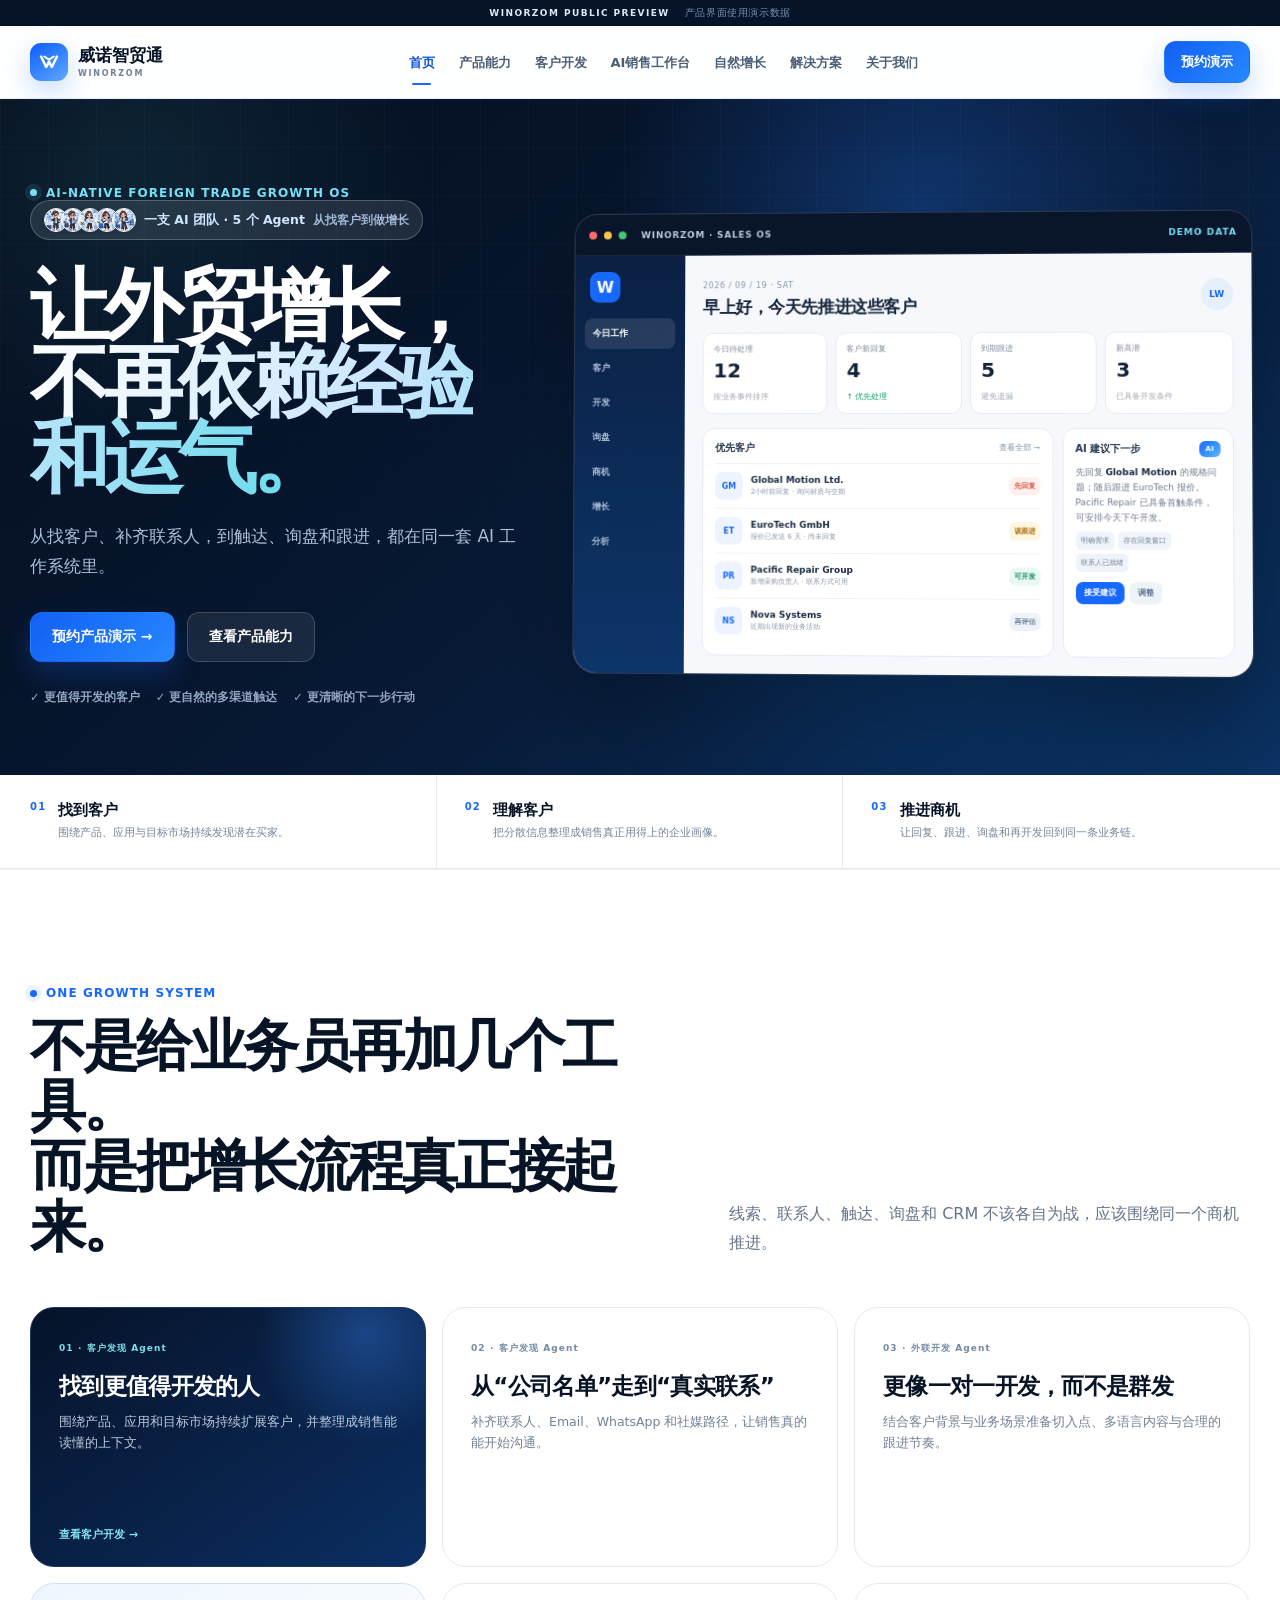
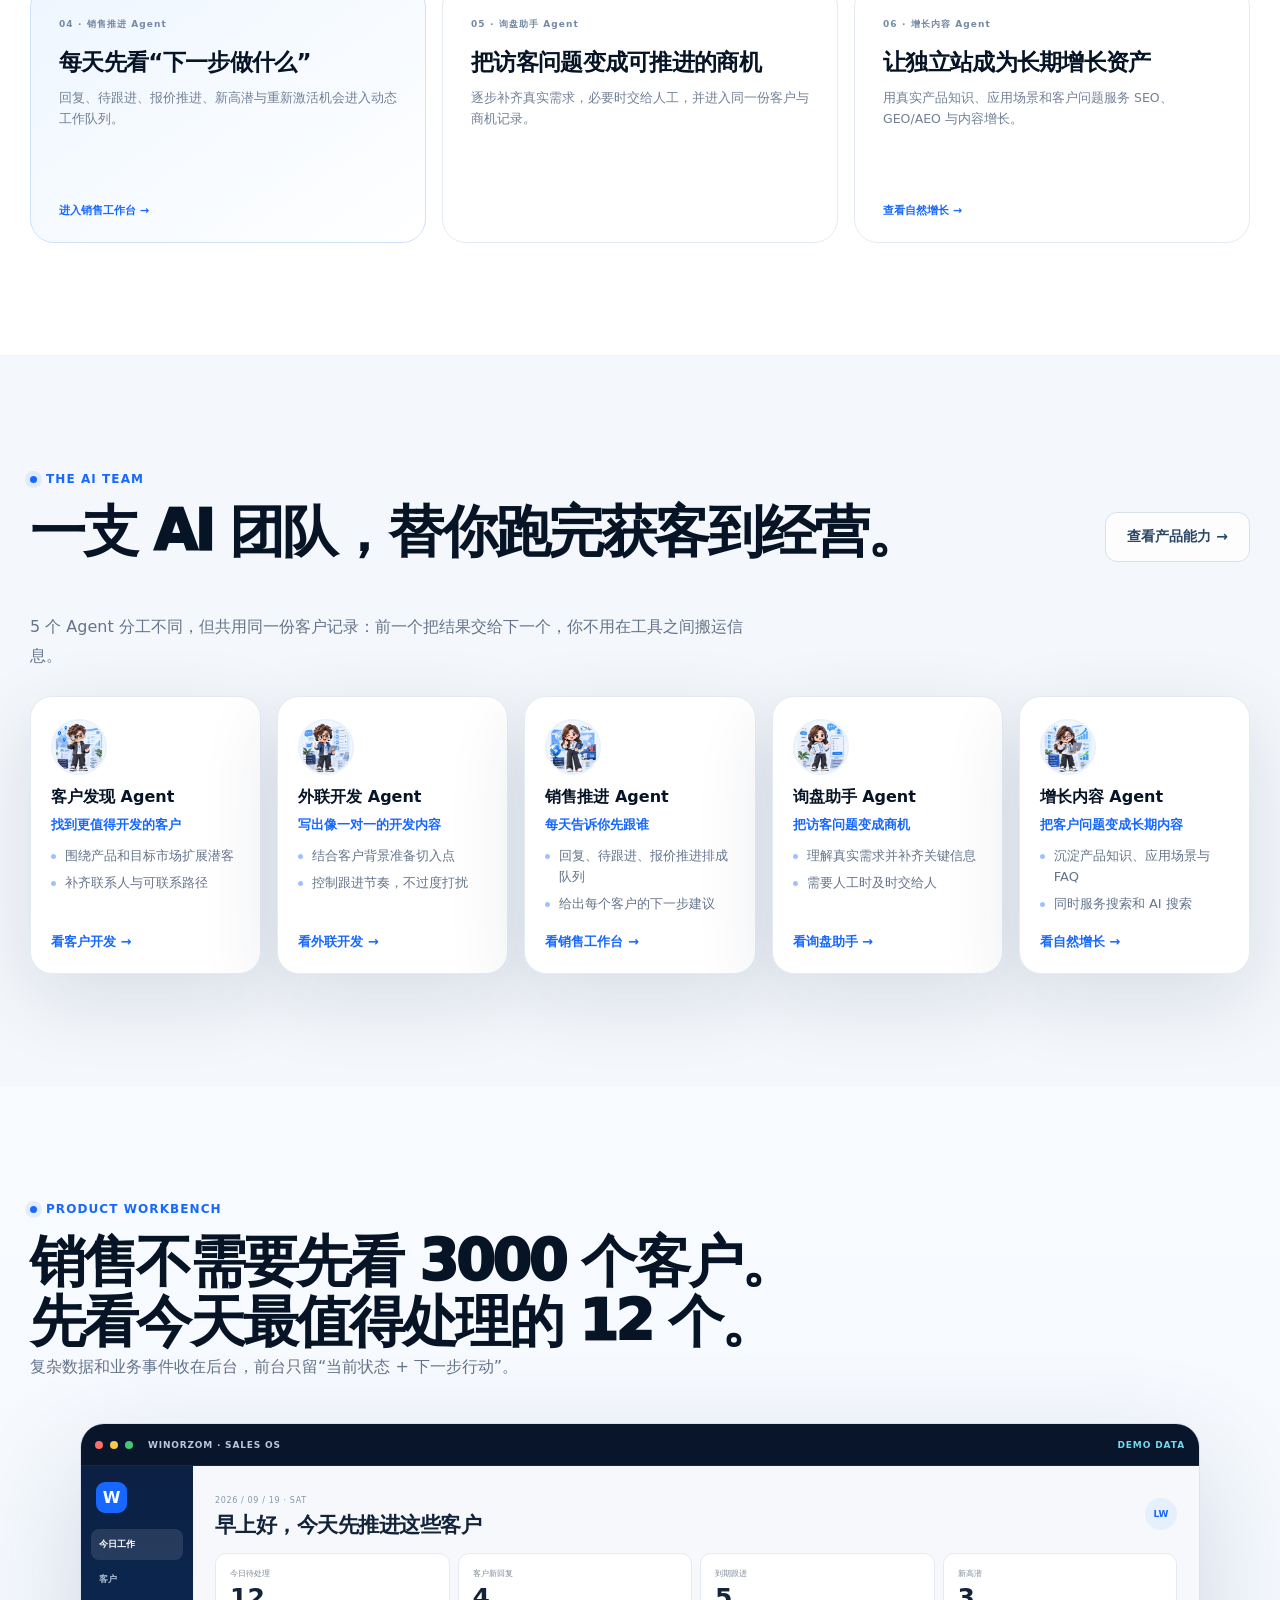
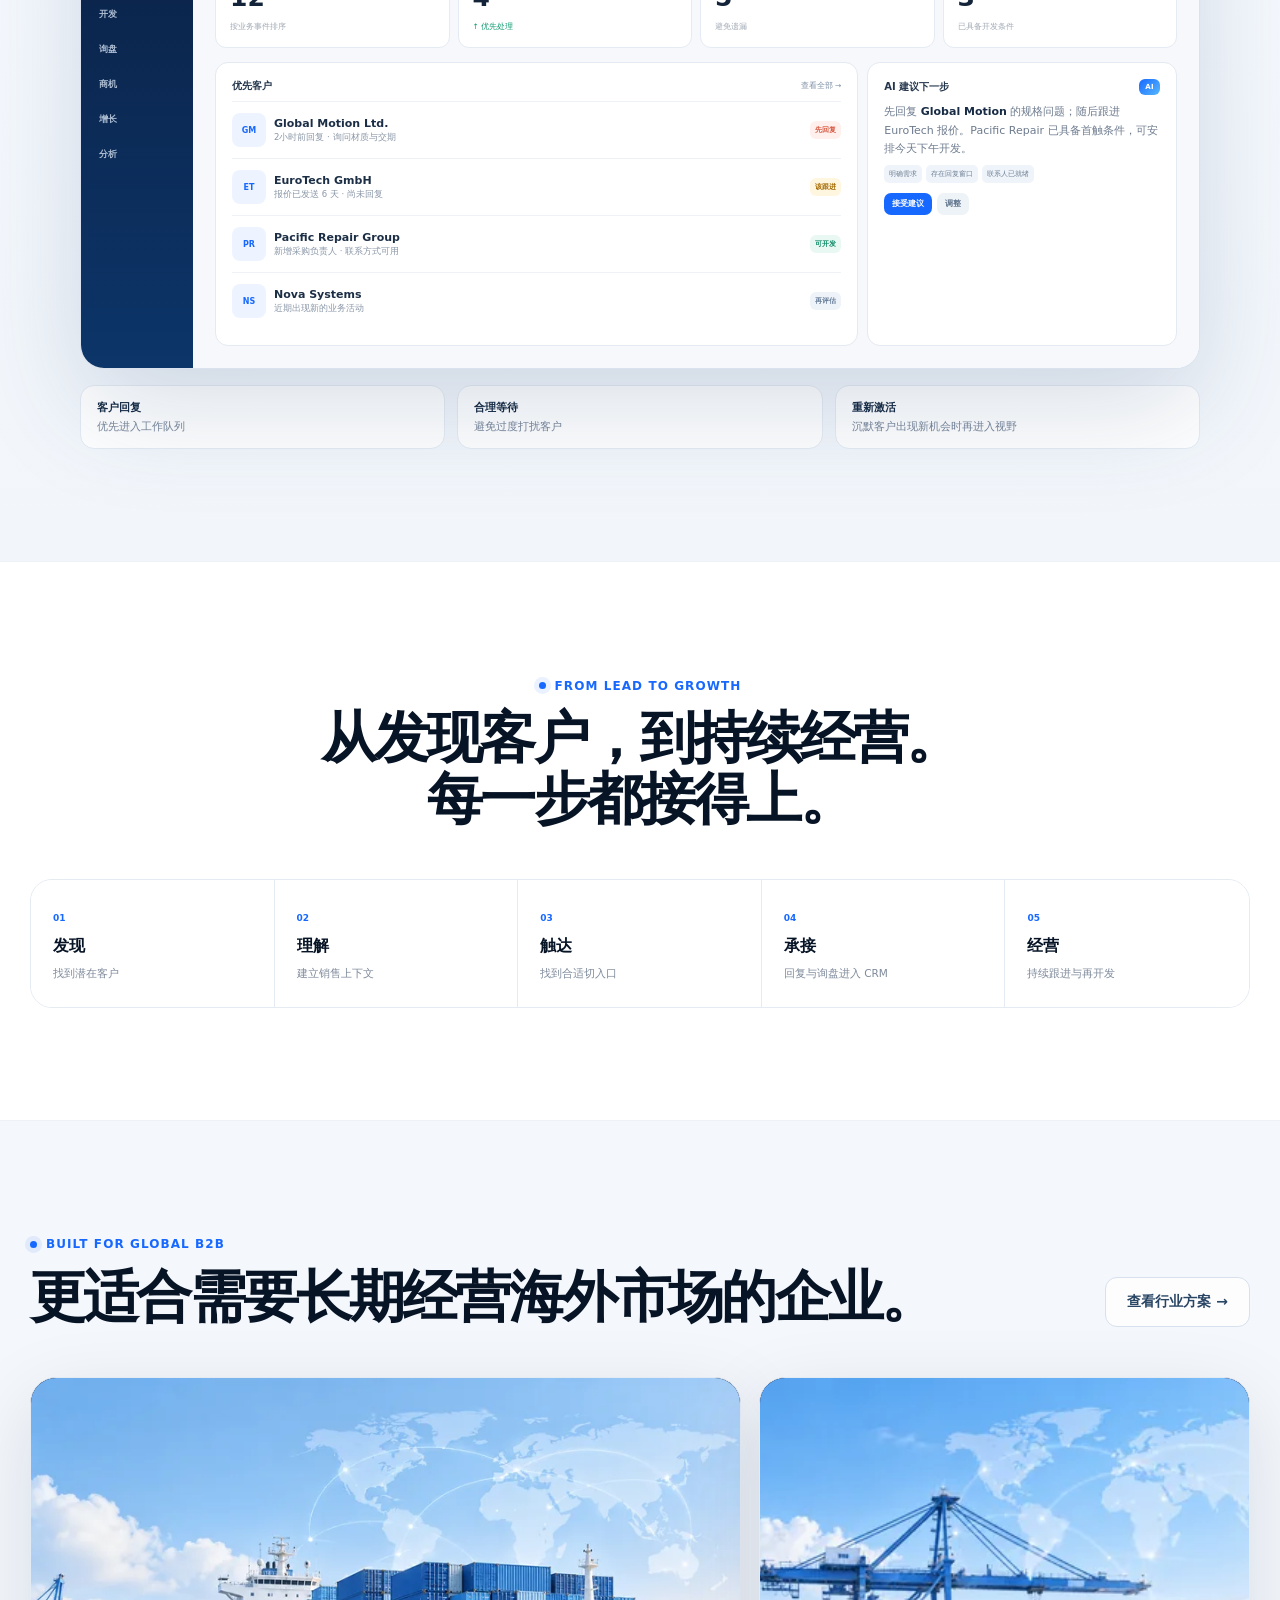
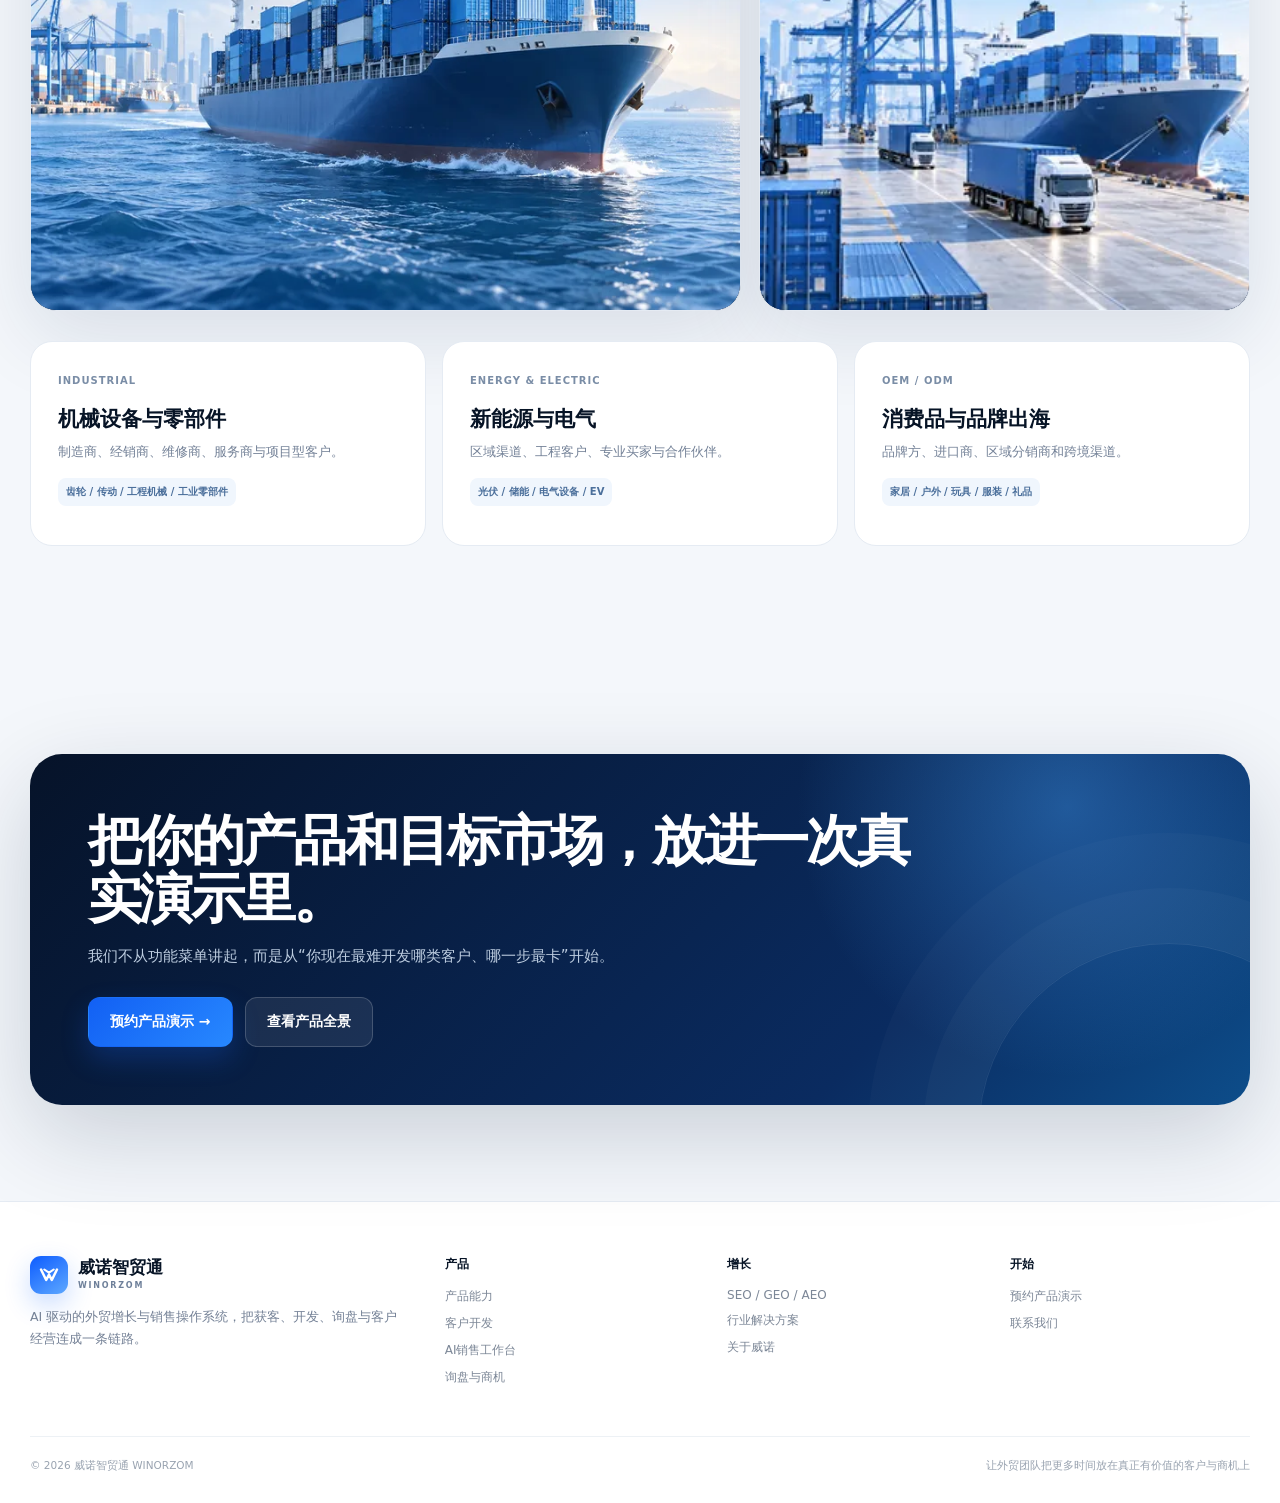
<file: index.html>
<!doctype html><html lang="zh-CN"><head>
<meta charset="utf-8"><meta name="viewport" content="width=device-width,initial-scale=1"><meta name="theme-color" content="#061329">
<link rel="icon" href="assets/favicon.svg" type="image/svg+xml"><link rel="stylesheet" href="assets/site.css">
<meta property="og:type" content="website"><meta property="og:site_name" content="威诺智贸通 WINORZOM"><meta property="og:image" content="https://liwei452.github.io/winorzom-public-demo/assets/hero-ai-trade.webp">
<title>威诺智贸通｜AI外贸获客、销售与客户增长操作系统</title><meta name="description" content="威诺智贸通是一套面向中国外贸企业的AI外贸增长与销售操作系统，连接客户发现、联系人获取、多渠道开发、询盘承接、CRM跟进与自然增长。"><meta property="og:title" content="威诺智贸通｜AI外贸获客、销售与客户增长操作系统"><meta property="og:description" content="威诺智贸通是一套面向中国外贸企业的AI外贸增长与销售操作系统，连接客户发现、联系人获取、多渠道开发、询盘承接、CRM跟进与自然增长。">
<script type="application/ld+json">{"@context":"https://schema.org","@type":"Organization","name":"威诺智贸通","alternateName":"WINORZOM","description":"面向中国外贸企业的AI外贸增长与销售操作系统。"}</script>
<script type="application/ld+json">{"@context":"https://schema.org","@type":"SoftwareApplication","name":"威诺智贸通 WINORZOM","applicationCategory":"BusinessApplication","operatingSystem":"Web","description":"帮助外贸企业发现客户、开发商机、承接询盘、推进销售并持续经营客户资产。"}</script></head><body> <div class="demo-strip"><b>WINORZOM PUBLIC PREVIEW</b><span>产品界面使用演示数据</span></div>
<div class="nav-wrap"><div class="container"><nav>
<a class="brand" href="index.html" aria-label="威诺智贸通首页">
  <span class="brand-mark"><svg viewBox="0 0 24 24" fill="none"><path d="M4 6.5 9.2 17 12 11.6 14.8 17 20 6.5" stroke="white" stroke-width="2.5" stroke-linecap="round" stroke-linejoin="round"/><path d="m7.3 6.5 4.7 3.2 4.7-3.2" stroke="white" stroke-width="2.1" stroke-linecap="round"/></svg></span>
  <span><div class="brand-cn">威诺智贸通</div><div class="brand-en">WINORZOM</div></span>
</a>
<div class="nav-links">
<a data-nav href="index.html">首页</a><a data-nav href="product.html">产品能力</a><a data-nav href="customer-development.html">客户开发</a><a data-nav href="sales-workbench.html">AI销售工作台</a><a data-nav href="growth.html">自然增长</a><a data-nav href="solutions.html">解决方案</a><a data-nav href="about.html">关于我们</a>
</div>
<div class="nav-actions"><button class="btn btn-ghost btn-sm menu-btn" aria-label="打开菜单">☰</button><a class="btn btn-primary btn-sm" href="#" data-demo>预约演示</a></div>
</nav></div></div>
<div class="mobile-menu"><a href="index.html">首页</a><a href="product.html">产品能力</a><a href="customer-development.html">客户开发</a><a href="sales-workbench.html">AI销售工作台</a><a href="inquiry.html">询盘与商机</a><a href="growth.html">自然增长</a><a href="solutions.html">解决方案</a><a href="about.html">关于我们</a></div>
<main>
<section class="pro-hero"><div class="container"><div class="pro-hero-grid">
  <div class="pro-copy"><span class="eyebrow light">AI-NATIVE FOREIGN TRADE GROWTH OS</span><span class="agent-pill dark"><span class="agent-avatars"><img class="agent-avatar" src="assets/agent-discovery-avatar.webp" alt="" width="20" height="20" loading="lazy"><img class="agent-avatar" src="assets/agent-outreach-avatar.webp" alt="" width="20" height="20" loading="lazy"><img class="agent-avatar" src="assets/agent-inquiry-avatar.webp" alt="" width="20" height="20" loading="lazy"><img class="agent-avatar" src="assets/agent-growth-avatar.webp" alt="" width="20" height="20" loading="lazy"><img class="agent-avatar" src="assets/agent-sales-avatar.webp" alt="" width="20" height="20" loading="lazy"></span>一支 AI 团队 · 5 个 Agent<em>从找客户到做增长</em></span><h1>让外贸增长，<br><span>不再依赖经验和运气。</span></h1>
  <p>从找客户、补齐联系人，到触达、询盘和跟进，都在同一套 AI 工作系统里。</p>
  <div class="pro-actions"><a class="btn btn-primary" href="#" data-demo>预约产品演示 →</a><a class="btn btn-glass" href="product.html">查看产品能力</a></div>
  <div class="pro-points"><span>✓ 更值得开发的客户</span><span>✓ 更自然的多渠道触达</span><span>✓ 更清晰的下一步行动</span></div>
  </div>
  <div class="hero-console">
<div class="workspace-frame hero-mini">
  <div class="workspace-chrome"><span></span><span></span><span></span><b>WINORZOM · SALES OS</b><em>DEMO DATA</em></div>
  <div class="workspace-body">
    <aside class="workspace-nav">
      <strong>W</strong><a class="on">今日工作</a><a>客户</a><a>开发</a><a>询盘</a><a>商机</a><a>增长</a><a>分析</a>
    </aside>
    <div class="workspace-content">
      <div class="ws-head"><div><small>2026 / 09 / 19 · SAT</small><h3>早上好，今天先推进这些客户</h3></div><div class="ws-user">LW</div></div>
      <div class="ws-kpis">
        <div><span>今日待处理</span><b>12</b><small>按业务事件排序</small></div>
        <div><span>客户新回复</span><b>4</b><small class="up">↑ 优先处理</small></div>
        <div><span>到期跟进</span><b>5</b><small>避免遗漏</small></div>
        <div><span>新高潜</span><b>3</b><small>已具备开发条件</small></div>
      </div>
      <div class="ws-grid">
        <section class="ws-card">
          <div class="ws-card-title"><b>优先客户</b><span>查看全部 →</span></div>
          <div class="account-row"><i>GM</i><div><b>Global Motion Ltd.</b><small>2小时前回复 · 询问材质与交期</small></div><em class="tag urgent">先回复</em></div>
          <div class="account-row"><i>ET</i><div><b>EuroTech GmbH</b><small>报价已发送 6 天 · 尚未回复</small></div><em class="tag follow">该跟进</em></div>
          <div class="account-row"><i>PR</i><div><b>Pacific Repair Group</b><small>新增采购负责人 · 联系方式可用</small></div><em class="tag ready">可开发</em></div>
          <div class="account-row"><i>NS</i><div><b>Nova Systems</b><small>近期出现新的业务活动</small></div><em class="tag watch">再评估</em></div>
        </section>
        <section class="ws-card ws-insight">
          <div class="ws-card-title"><b>AI 建议下一步</b><span class="ai-chip">AI</span></div>
          <p>先回复 <strong>Global Motion</strong> 的规格问题；随后跟进 EuroTech 报价。Pacific Repair 已具备首触条件，可安排今天下午开发。</p>
          <div class="why-list"><span>明确需求</span><span>存在回复窗口</span><span>联系人已就绪</span></div>
          <div class="ws-actions"><button>接受建议</button><button>调整</button></div>
        </section>
      </div>
    </div>
  </div>
</div></div>
</div></div></section>
<section class="trust-rail"><div class="container"><div class="trust-grid">
<div><strong>01</strong><b>找到客户</b><span>围绕产品、应用与目标市场持续发现潜在买家。</span></div>
<div><strong>02</strong><b>理解客户</b><span>把分散信息整理成销售真正用得上的企业画像。</span></div>
<div><strong>03</strong><b>推进商机</b><span>让回复、跟进、询盘和再开发回到同一条业务链。</span></div>
</div></div></section>

<section class="section white"><div class="container">
<div class="section-head"><div><span class="eyebrow">ONE GROWTH SYSTEM</span><h2 class="section-title">不是给业务员再加几个工具。<br>而是把增长流程真正接起来。</h2></div><p class="section-desc">线索、联系人、触达、询盘和 CRM 不该各自为战，应该围绕同一个商机推进。</p></div>
<div class="premium-grid">
<article class="premium-card dark"><span>01 · 客户发现 Agent</span><h3>找到更值得开发的人</h3><p>围绕产品、应用和目标市场持续扩展客户，并整理成销售能读懂的上下文。</p><a href="customer-development.html">查看客户开发 →</a></article>
<article class="premium-card"><span>02 · 客户发现 Agent</span><h3>从“公司名单”走到“真实联系”</h3><p>补齐联系人、Email、WhatsApp 和社媒路径，让销售真的能开始沟通。</p></article>
<article class="premium-card"><span>03 · 外联开发 Agent</span><h3>更像一对一开发，而不是群发</h3><p>结合客户背景与业务场景准备切入点、多语言内容与合理的跟进节奏。</p></article>
<article class="premium-card accent"><span>04 · 销售推进 Agent</span><h3>每天先看“下一步做什么”</h3><p>回复、待跟进、报价推进、新高潜与重新激活机会进入动态工作队列。</p><a href="sales-workbench.html">进入销售工作台 →</a></article>
<article class="premium-card"><span>05 · 询盘助手 Agent</span><h3>把访客问题变成可推进的商机</h3><p>逐步补齐真实需求，必要时交给人工，并进入同一份客户与商机记录。</p></article>
<article class="premium-card"><span>06 · 增长内容 Agent</span><h3>让独立站成为长期增长资产</h3><p>用真实产品知识、应用场景和客户问题服务 SEO、GEO/AEO 与内容增长。</p><a href="growth.html">查看自然增长 →</a></article>
</div></div></section>

<section class="section"><div class="container"><div class="section-head"><div><span class="eyebrow">THE AI TEAM</span><h2 class="section-title">一支 AI 团队，替你跑完获客到经营。</h2></div><a class="btn btn-ghost" href="product.html">查看产品能力 →</a></div>
<p class="section-desc">5 个 Agent 分工不同，但共用同一份客户记录：前一个把结果交给下一个，你不用在工具之间搬运信息。</p>
<div class="agent-grid">
<article class="agent-card">
<img class="agent-avatar-lg" src="assets/agent-discovery-avatar.webp" alt="客户发现 Agent" width="56" height="56" loading="lazy">
<h3>客户发现 Agent</h3>
<p class="agent-role">找到更值得开发的客户</p>
<ul class="agent-does"><li>围绕产品和目标市场扩展潜客</li><li>补齐联系人与可联系路径</li></ul>
<a class="agent-link" href="customer-development.html">看客户开发 →</a>
</article>
<article class="agent-card">
<img class="agent-avatar-lg" src="assets/agent-outreach-avatar.webp" alt="外联开发 Agent" width="56" height="56" loading="lazy">
<h3>外联开发 Agent</h3>
<p class="agent-role">写出像一对一的开发内容</p>
<ul class="agent-does"><li>结合客户背景准备切入点</li><li>控制跟进节奏，不过度打扰</li></ul>
<a class="agent-link" href="customer-development.html">看外联开发 →</a>
</article>
<article class="agent-card">
<img class="agent-avatar-lg" src="assets/agent-sales-avatar.webp" alt="销售推进 Agent" width="56" height="56" loading="lazy">
<h3>销售推进 Agent</h3>
<p class="agent-role">每天告诉你先跟谁</p>
<ul class="agent-does"><li>回复、待跟进、报价推进排成队列</li><li>给出每个客户的下一步建议</li></ul>
<a class="agent-link" href="sales-workbench.html">看销售工作台 →</a>
</article>
<article class="agent-card">
<img class="agent-avatar-lg" src="assets/agent-inquiry-avatar.webp" alt="询盘助手 Agent" width="56" height="56" loading="lazy">
<h3>询盘助手 Agent</h3>
<p class="agent-role">把访客问题变成商机</p>
<ul class="agent-does"><li>理解真实需求并补齐关键信息</li><li>需要人工时及时交给人</li></ul>
<a class="agent-link" href="inquiry.html">看询盘助手 →</a>
</article>
<article class="agent-card">
<img class="agent-avatar-lg" src="assets/agent-growth-avatar.webp" alt="增长内容 Agent" width="56" height="56" loading="lazy">
<h3>增长内容 Agent</h3>
<p class="agent-role">把客户问题变成长期内容</p>
<ul class="agent-does"><li>沉淀产品知识、应用场景与 FAQ</li><li>同时服务搜索和 AI 搜索</li></ul>
<a class="agent-link" href="growth.html">看自然增长 →</a>
</article>
</div>
</div></section>
<section class="section soft workspace-section"><div class="container">
<div class="workspace-copy"><span class="eyebrow">PRODUCT WORKBENCH</span><h2 class="section-title">销售不需要先看 3000 个客户。<br>先看今天最值得处理的 12 个。</h2><p class="section-desc">复杂数据和业务事件收在后台，前台只留“当前状态 + 下一步行动”。</p></div>

<div class="workspace-frame full-workspace">
  <div class="workspace-chrome"><span></span><span></span><span></span><b>WINORZOM · SALES OS</b><em>DEMO DATA</em></div>
  <div class="workspace-body">
    <aside class="workspace-nav">
      <strong>W</strong><a class="on">今日工作</a><a>客户</a><a>开发</a><a>询盘</a><a>商机</a><a>增长</a><a>分析</a>
    </aside>
    <div class="workspace-content">
      <div class="ws-head"><div><small>2026 / 09 / 19 · SAT</small><h3>早上好，今天先推进这些客户</h3></div><div class="ws-user">LW</div></div>
      <div class="ws-kpis">
        <div><span>今日待处理</span><b>12</b><small>按业务事件排序</small></div>
        <div><span>客户新回复</span><b>4</b><small class="up">↑ 优先处理</small></div>
        <div><span>到期跟进</span><b>5</b><small>避免遗漏</small></div>
        <div><span>新高潜</span><b>3</b><small>已具备开发条件</small></div>
      </div>
      <div class="ws-grid">
        <section class="ws-card">
          <div class="ws-card-title"><b>优先客户</b><span>查看全部 →</span></div>
          <div class="account-row"><i>GM</i><div><b>Global Motion Ltd.</b><small>2小时前回复 · 询问材质与交期</small></div><em class="tag urgent">先回复</em></div>
          <div class="account-row"><i>ET</i><div><b>EuroTech GmbH</b><small>报价已发送 6 天 · 尚未回复</small></div><em class="tag follow">该跟进</em></div>
          <div class="account-row"><i>PR</i><div><b>Pacific Repair Group</b><small>新增采购负责人 · 联系方式可用</small></div><em class="tag ready">可开发</em></div>
          <div class="account-row"><i>NS</i><div><b>Nova Systems</b><small>近期出现新的业务活动</small></div><em class="tag watch">再评估</em></div>
        </section>
        <section class="ws-card ws-insight">
          <div class="ws-card-title"><b>AI 建议下一步</b><span class="ai-chip">AI</span></div>
          <p>先回复 <strong>Global Motion</strong> 的规格问题；随后跟进 EuroTech 报价。Pacific Repair 已具备首触条件，可安排今天下午开发。</p>
          <div class="why-list"><span>明确需求</span><span>存在回复窗口</span><span>联系人已就绪</span></div>
          <div class="ws-actions"><button>接受建议</button><button>调整</button></div>
        </section>
      </div>
    </div>
  </div>
</div>
<div class="workspace-caption"><span><b>客户回复</b>优先进入工作队列</span><span><b>合理等待</b>避免过度打扰客户</span><span><b>重新激活</b>沉默客户出现新机会时再进入视野</span></div>
</div></section>

<section class="section white"><div class="container"><div class="center"><span class="eyebrow">FROM LEAD TO GROWTH</span><h2 class="section-title">从发现客户，到持续经营。<br>每一步都接得上。</h2></div>
<div class="journey-line"><div><i>01</i><b>发现</b><span>找到潜在客户</span></div><div><i>02</i><b>理解</b><span>建立销售上下文</span></div><div><i>03</i><b>触达</b><span>找到合适切入口</span></div><div><i>04</i><b>承接</b><span>回复与询盘进入 CRM</span></div><div><i>05</i><b>经营</b><span>持续跟进与再开发</span></div></div>
</div></section>

<section class="section"><div class="container"><div class="section-head"><div><span class="eyebrow">BUILT FOR GLOBAL B2B</span><h2 class="section-title">更适合需要长期经营海外市场的企业。</h2></div><a class="btn btn-ghost" href="solutions.html">查看行业方案 →</a></div>
<div class="trade-band">
<figure><img src="assets/shipping-ocean-sm.webp" srcset="assets/shipping-ocean-tiny.webp 480w, assets/shipping-ocean-sm.webp 800w, assets/shipping-ocean.webp 1448w" sizes="(max-width:900px) 92vw, 50vw" alt="远洋集装箱货轮与全球贸易航线" loading="lazy"></figure>
<figure><img src="assets/shipping-port-sm.webp" srcset="assets/shipping-port-tiny.webp 480w, assets/shipping-port-sm.webp 800w, assets/shipping-port.webp 1448w" sizes="(max-width:900px) 92vw, 32vw" alt="码头起重设备与集装箱卡车作业场景" loading="lazy"></figure>
</div>
<div class="industry-grid"><div class="industry-card"><small>INDUSTRIAL</small><h3>机械设备与零部件</h3><p>制造商、经销商、维修商、服务商与项目型客户。</p><span class="keywords">齿轮 / 传动 / 工程机械 / 工业零部件</span></div><div class="industry-card"><small>ENERGY & ELECTRIC</small><h3>新能源与电气</h3><p>区域渠道、工程客户、专业买家与合作伙伴。</p><span class="keywords">光伏 / 储能 / 电气设备 / EV</span></div><div class="industry-card"><small>OEM / ODM</small><h3>消费品与品牌出海</h3><p>品牌方、进口商、区域分销商和跨境渠道。</p><span class="keywords">家居 / 户外 / 玩具 / 服装 / 礼品</span></div></div>
</div></section>

<section class="cta"><div class="container"><div class="cta-card"><h2>把你的产品和目标市场，放进一次真实演示里。</h2><p>我们不从功能菜单讲起，而是从“你现在最难开发哪类客户、哪一步最卡”开始。</p><div class="hero-actions"><a class="btn btn-primary" href="#" data-demo>预约产品演示 →</a><a class="btn btn-ghost" href="product.html">查看产品全景</a></div></div></div></section>
</main><footer><div class="container"><div class="footer-grid">
<div class="footer-brand"><a class="brand" href="index.html" aria-label="威诺智贸通首页">
  <span class="brand-mark"><svg viewBox="0 0 24 24" fill="none"><path d="M4 6.5 9.2 17 12 11.6 14.8 17 20 6.5" stroke="white" stroke-width="2.5" stroke-linecap="round" stroke-linejoin="round"/><path d="m7.3 6.5 4.7 3.2 4.7-3.2" stroke="white" stroke-width="2.1" stroke-linecap="round"/></svg></span>
  <span><div class="brand-cn">威诺智贸通</div><div class="brand-en">WINORZOM</div></span>
</a><p>AI 驱动的外贸增长与销售操作系统，把获客、开发、询盘与客户经营连成一条链路。</p></div>
<div class="footer-col"><h4>产品</h4><a href="product.html">产品能力</a><a href="customer-development.html">客户开发</a><a href="sales-workbench.html">AI销售工作台</a><a href="inquiry.html">询盘与商机</a></div>
<div class="footer-col"><h4>增长</h4><a href="growth.html">SEO / GEO / AEO</a><a href="solutions.html">行业解决方案</a><a href="about.html">关于威诺</a></div>
<div class="footer-col"><h4>开始</h4><a href="#" data-demo>预约产品演示</a><a href="about.html#contact">联系我们</a></div>
</div><div class="copyright"><span>© 2026 威诺智贸通 WINORZOM</span><span>让外贸团队把更多时间放在真正有价值的客户与商机上</span></div></div></footer>
<div class="modal" id="demoModal"><div class="modal-card"><button class="modal-close" aria-label="关闭">×</button><h3>预约威诺智贸通演示</h3><p>告诉我们你的行业、产品和目标市场，我们会按真实外贸场景展示产品。</p><form class="form" id="demoForm"><input required placeholder="公司名称"><input required placeholder="姓名 / 称呼"><input required placeholder="手机或微信"><textarea placeholder="你的产品、目标市场或当前最想解决的问题"></textarea><button class="btn btn-primary" type="submit">提交预约</button><div class="form-note">当前为公开预览环境，表单仅模拟提交体验。</div><div class="form-success">已模拟提交成功。正式版可接入 CRM、邮件或企业微信等承接方式。</div></form></div></div><script src="assets/site.js"></script></body></html>
</file>
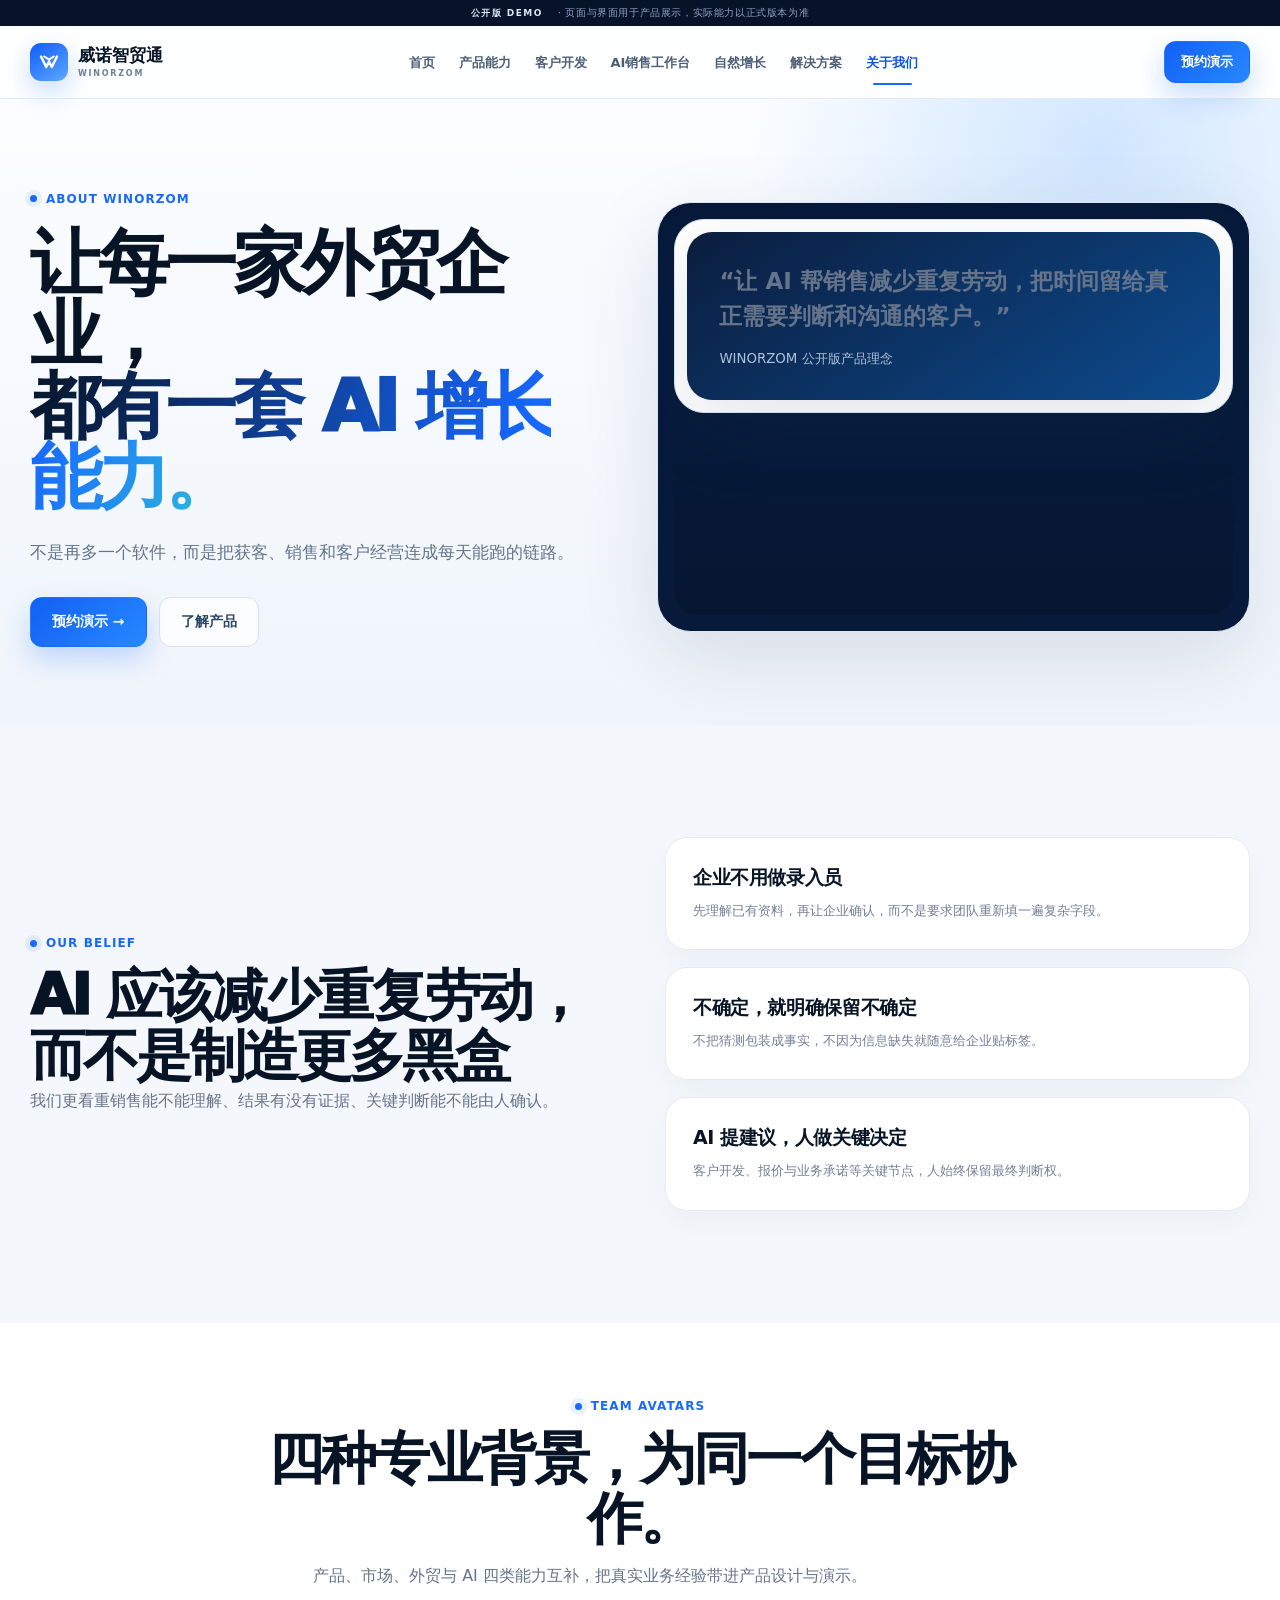
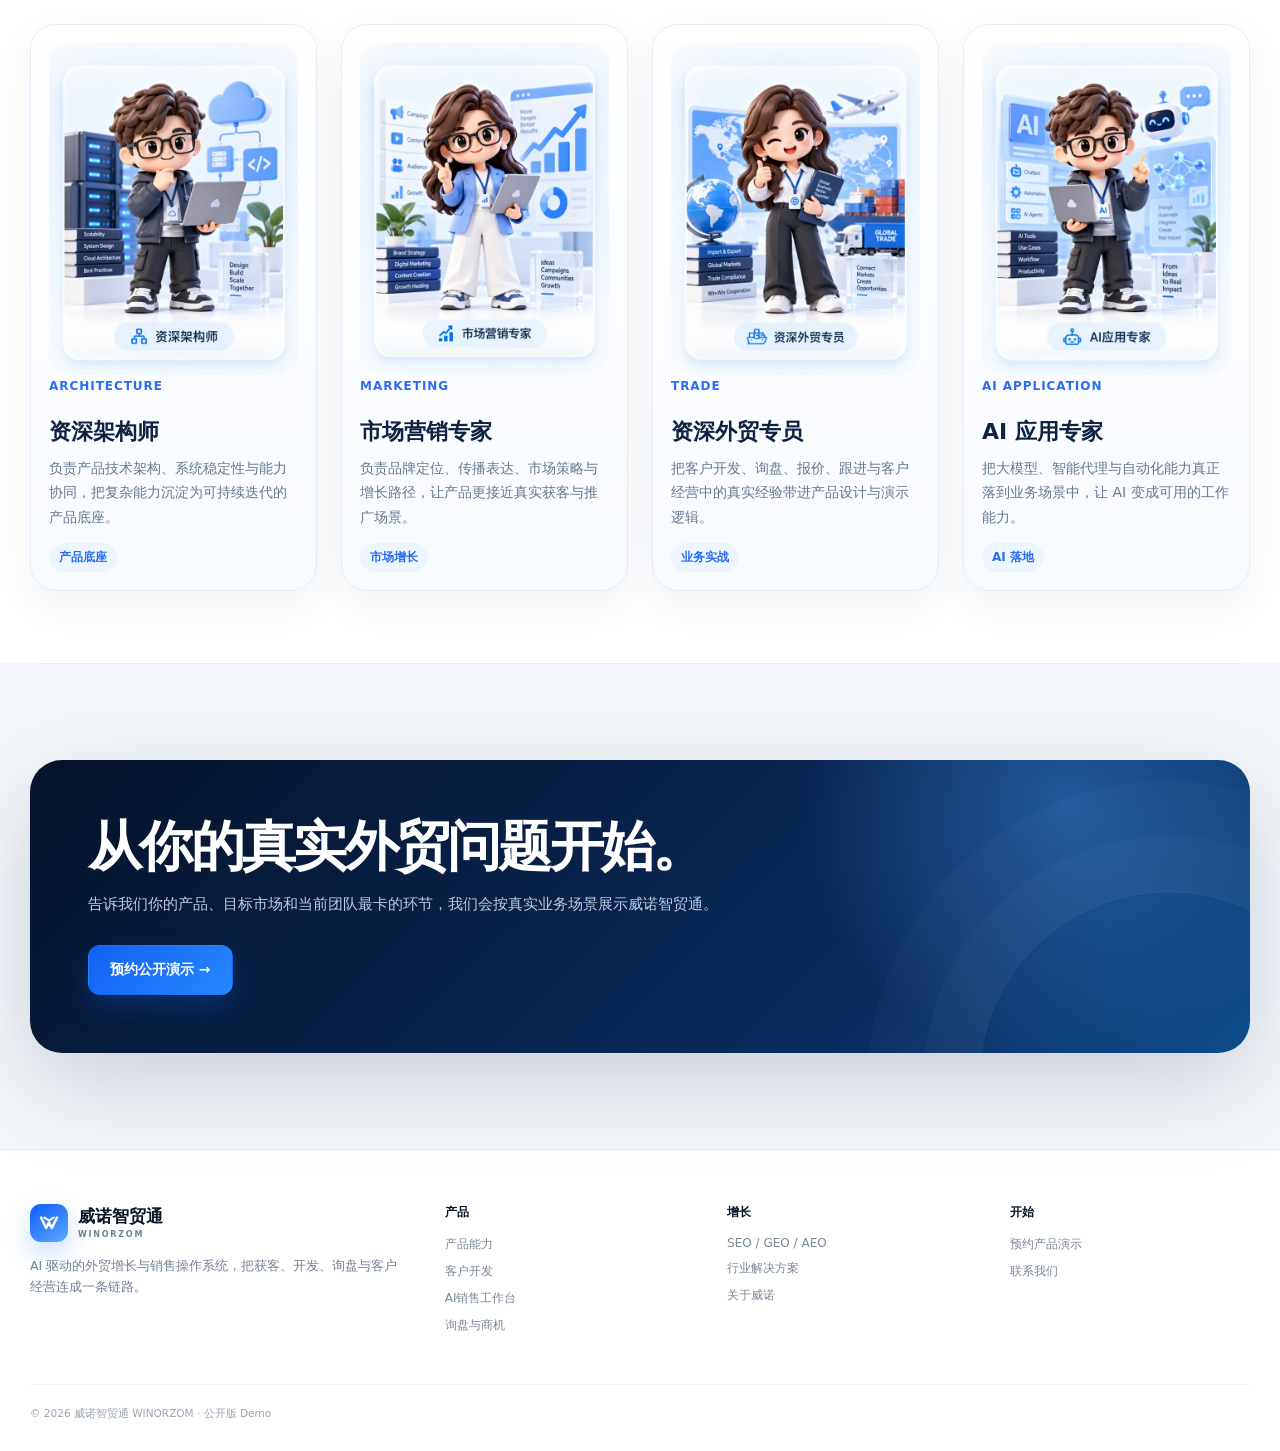
<file: about.html>
<!doctype html><html lang="zh-CN"><head><meta charset="utf-8"><meta name="viewport" content="width=device-width,initial-scale=1"><meta name="theme-color" content="#f7fbff"><link rel="icon" href="assets/favicon.svg" type="image/svg+xml"><link rel="stylesheet" href="assets/site.css"><meta property="og:type" content="website"><meta property="og:site_name" content="威诺智贸通 WINORZOM"><meta property="og:image" content="https://liwei452.github.io/winorzom-public-demo/assets/hero-ai-trade.webp"><title>关于威诺智贸通｜AI外贸增长与销售操作系统</title><meta name="description" content="威诺智贸通致力于让中国制造与B2B外贸企业拥有AI驱动的市场、获客、销售、询盘与客户经营能力。"><meta property="og:title" content="关于威诺智贸通｜AI外贸增长与销售操作系统"><meta property="og:description" content="威诺智贸通致力于让中国制造与B2B外贸企业拥有AI驱动的市场、获客、销售、询盘与客户经营能力。"><script type="application/ld+json">{"@context":"https://schema.org","@type":"Organization","name":"威诺智贸通","alternateName":"WINORZOM","description":"面向中国外贸企业的AI外贸增长与销售操作系统。"}</script><style>
.agent-avatar-section{padding:72px 0;background:#fff}.agent-avatar-section.alt{background:#f7fbff}.avatar-grid{display:grid;grid-template-columns:repeat(4,minmax(0,1fr));gap:24px;margin-top:34px}.avatar-card{background:linear-gradient(180deg,#fff,#f8fbff);border:1px solid #e6edf7;border-radius:26px;padding:18px;box-shadow:0 14px 40px rgba(18,45,92,.06);transition:transform .2s ease,box-shadow .2s ease}.avatar-card:hover{transform:translateY(-4px);box-shadow:0 22px 48px rgba(18,45,92,.10)}.avatar-card img{width:100%;display:block;border-radius:20px;background:#f5f9ff}.avatar-card h3{font-size:22px;line-height:1.2;margin:16px 0 10px;color:#0e2342}.avatar-card p{font-size:14px;line-height:1.75;color:#66788f;margin:0}.avatar-card .mini-label{display:inline-block;margin-top:14px;padding:6px 10px;border-radius:999px;background:#edf5ff;color:#2b6df2;font-size:12px;font-weight:700}.avatar-card .role-tag{display:inline-block;margin-bottom:10px;color:#2b6df2;font-size:12px;font-weight:800;letter-spacing:.08em;text-transform:uppercase}.avatar-section-head{max-width:820px;margin:0 auto;text-align:center}.avatar-section-head .section-title{margin-bottom:12px}.avatar-note{margin-top:12px;color:#7b8ea8;font-size:14px}.team-agent-divider{height:1px;background:#e8eef7;margin:0 auto;max-width:1200px}.copyright span:last-child{display:none}@media (max-width:1100px){.avatar-grid{grid-template-columns:repeat(2,minmax(0,1fr))}}@media (max-width:680px){.agent-avatar-section{padding:54px 0}.avatar-grid{grid-template-columns:1fr;gap:18px}.avatar-card{padding:14px;border-radius:22px}.avatar-card h3{font-size:20px}.avatar-card p{font-size:13px}}
</style></head><body><div class="demo-strip"><b>公开版 DEMO</b> · 页面与界面用于产品展示，实际能力以正式版本为准</div><div class="nav-wrap"><div class="container"><nav><a class="brand" href="index.html" aria-label="威诺智贸通首页"><span class="brand-mark"><svg viewBox="0 0 24 24" fill="none"><path d="M4 6.5 9.2 17 12 11.6 14.8 17 20 6.5" stroke="white" stroke-width="2.5" stroke-linecap="round" stroke-linejoin="round"/><path d="m7.3 6.5 4.7 3.2 4.7-3.2" stroke="white" stroke-width="2.1" stroke-linecap="round"/></svg></span><span><div class="brand-cn">威诺智贸通</div><div class="brand-en">WINORZOM</div></span></a><div class="nav-links"><a data-nav href="index.html">首页</a><a data-nav href="product.html">产品能力</a><a data-nav href="customer-development.html">客户开发</a><a data-nav href="sales-workbench.html">AI销售工作台</a><a data-nav href="growth.html">自然增长</a><a data-nav href="solutions.html">解决方案</a><a data-nav href="about.html">关于我们</a></div><div class="nav-actions"><button class="btn btn-ghost btn-sm menu-btn" aria-label="打开菜单">☰</button><a class="btn btn-primary btn-sm" href="#" data-demo>预约演示</a></div></nav></div></div><div class="mobile-menu"><a href="index.html">首页</a><a href="product.html">产品能力</a><a href="customer-development.html">客户开发</a><a href="sales-workbench.html">AI销售工作台</a><a href="inquiry.html">询盘与商机</a><a href="growth.html">自然增长</a><a href="solutions.html">解决方案</a><a href="about.html">关于我们</a></div><section class="page-hero"><div class="container"><div class="page-hero-grid"><div><span class="eyebrow">ABOUT WINORZOM</span><h1>让每一家外贸企业，<br><span class="grad">都有一套 AI 增长能力。</span></h1><p>不是再多一个软件，而是把获客、销售和客户经营连成每天能跑的链路。</p><div class="hero-actions"><a class="btn btn-primary" href="#" data-demo>预约演示 →</a><a class="btn btn-ghost" href="product.html">了解产品</a></div></div><div class="page-visual"><div class="mock" style="width:100%"><div class="quote-card"><p>“让 AI 帮销售减少重复劳动，把时间留给真正需要判断和沟通的客户。”</p><small>WINORZOM 公开版产品理念</small></div></div></div></div></div></section>
<section class="section"><div class="container"><div class="split"><div><span class="eyebrow">OUR BELIEF</span><h2 class="section-title">AI 应该减少重复劳动，<br>而不是制造更多黑盒</h2><p class="section-desc">我们更看重销售能不能理解、结果有没有证据、关键判断能不能由人确认。</p></div><div class="feature-grid" style="grid-template-columns:1fr"><div class="card"><h3>企业不用做录入员</h3><p>先理解已有资料，再让企业确认，而不是要求团队重新填一遍复杂字段。</p></div><div class="card"><h3>不确定，就明确保留不确定</h3><p>不把猜测包装成事实，不因为信息缺失就随意给企业贴标签。</p></div><div class="card"><h3>AI 提建议，人做关键决定</h3><p>客户开发、报价与业务承诺等关键节点，人始终保留最终判断权。</p></div></div></div></div></section>
<section class="agent-avatar-section"><div class="container"><div class="avatar-section-head"><span class="eyebrow">TEAM AVATARS</span><h2 class="section-title">四种专业背景，为同一个目标协作。</h2><p class="section-desc">产品、市场、外贸与 AI 四类能力互补，把真实业务经验带进产品设计与演示。</p></div><div class="avatar-grid">
<article class="avatar-card"><img src="assets/team-architect-v5.webp" alt="资深架构师卡通图标"><span class="role-tag">ARCHITECTURE</span><h3>资深架构师</h3><p>负责产品技术架构、系统稳定性与能力协同，把复杂能力沉淀为可持续迭代的产品底座。</p><span class="mini-label">产品底座</span></article>
<article class="avatar-card"><img src="assets/team-marketing-v5.webp" alt="市场营销专家卡通图标"><span class="role-tag">MARKETING</span><h3>市场营销专家</h3><p>负责品牌定位、传播表达、市场策略与增长路径，让产品更接近真实获客与推广场景。</p><span class="mini-label">市场增长</span></article>
<article class="avatar-card"><img src="assets/team-trade-v5.webp" alt="资深外贸专员卡通图标"><span class="role-tag">TRADE</span><h3>资深外贸专员</h3><p>把客户开发、询盘、报价、跟进与客户经营中的真实经验带进产品设计与演示逻辑。</p><span class="mini-label">业务实战</span></article>
<article class="avatar-card"><img src="assets/team-ai-v5.webp" alt="AI应用专家卡通图标"><span class="role-tag">AI APPLICATION</span><h3>AI 应用专家</h3><p>把大模型、智能代理与自动化能力真正落到业务场景中，让 AI 变成可用的工作能力。</p><span class="mini-label">AI 落地</span></article>
</div></div></section><div class="team-agent-divider"></div>
<section class="cta" id="contact"><div class="container"><div class="cta-card"><h2>从你的真实外贸问题开始。</h2><p>告诉我们你的产品、目标市场和当前团队最卡的环节，我们会按真实业务场景展示威诺智贸通。</p><a class="btn btn-primary" href="#" data-demo>预约公开演示 →</a></div></div></section><footer><div class="container"><div class="footer-grid"><div class="footer-brand"><a class="brand" href="index.html" aria-label="威诺智贸通首页"><span class="brand-mark"><svg viewBox="0 0 24 24" fill="none"><path d="M4 6.5 9.2 17 12 11.6 14.8 17 20 6.5" stroke="white" stroke-width="2.5" stroke-linecap="round" stroke-linejoin="round"/><path d="m7.3 6.5 4.7 3.2 4.7-3.2" stroke="white" stroke-width="2.1" stroke-linecap="round"/></svg></span><span><div class="brand-cn">威诺智贸通</div><div class="brand-en">WINORZOM</div></span></a><p>AI 驱动的外贸增长与销售操作系统，把获客、开发、询盘与客户经营连成一条链路。</p></div><div class="footer-col"><h4>产品</h4><a href="product.html">产品能力</a><a href="customer-development.html">客户开发</a><a href="sales-workbench.html">AI销售工作台</a><a href="inquiry.html">询盘与商机</a></div><div class="footer-col"><h4>增长</h4><a href="growth.html">SEO / GEO / AEO</a><a href="solutions.html">行业解决方案</a><a href="about.html">关于威诺</a></div><div class="footer-col"><h4>开始</h4><a href="#" data-demo>预约产品演示</a><a href="about.html#contact">联系我们</a></div></div><div class="copyright"><span>© 2026 威诺智贸通 WINORZOM · 公开版 Demo</span><span>不展示内部数据源组合、判断规则与 Agent 编排逻辑</span></div></div></footer><div class="modal" id="demoModal"><div class="modal-card"><button class="modal-close" aria-label="关闭">×</button><h3>预约威诺智贸通演示</h3><p>告诉我们你的行业和目标市场，我们将以实际外贸场景展示产品。公开版 Demo 不会真正提交数据。</p><form class="form" id="demoForm"><input required placeholder="公司名称"><input required placeholder="姓名 / 称呼"><input required placeholder="手机或微信"><textarea placeholder="你的产品、目标市场或当前最想解决的问题"></textarea><button class="btn btn-primary" type="submit">提交预约</button><div class="form-note">Demo 环境仅模拟表单体验；正式上线后再接入企业线索系统与隐私政策。</div><div class="form-success">已模拟提交成功。正式版可接入 CRM / 邮件 / 企业微信等承接方式。</div></form></div></div><script src="assets/site.js"></script></body></html>
</file>
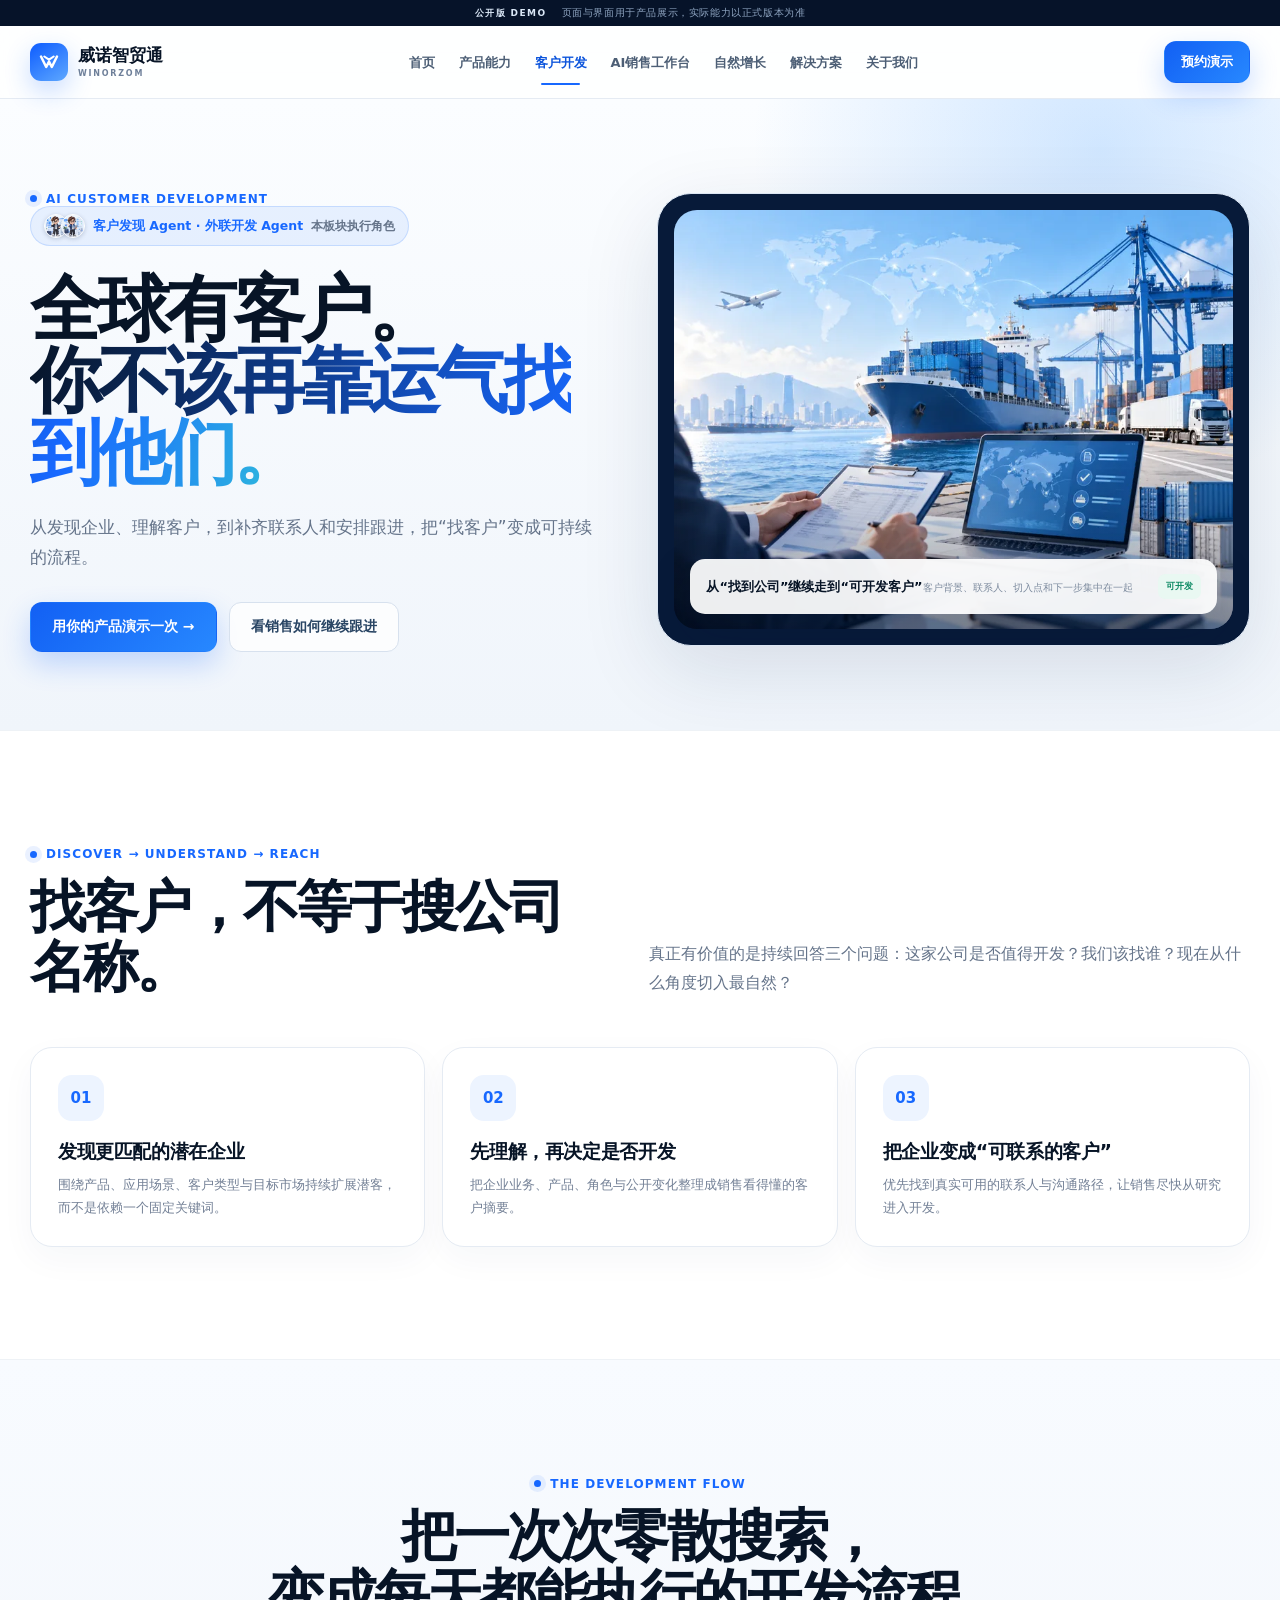
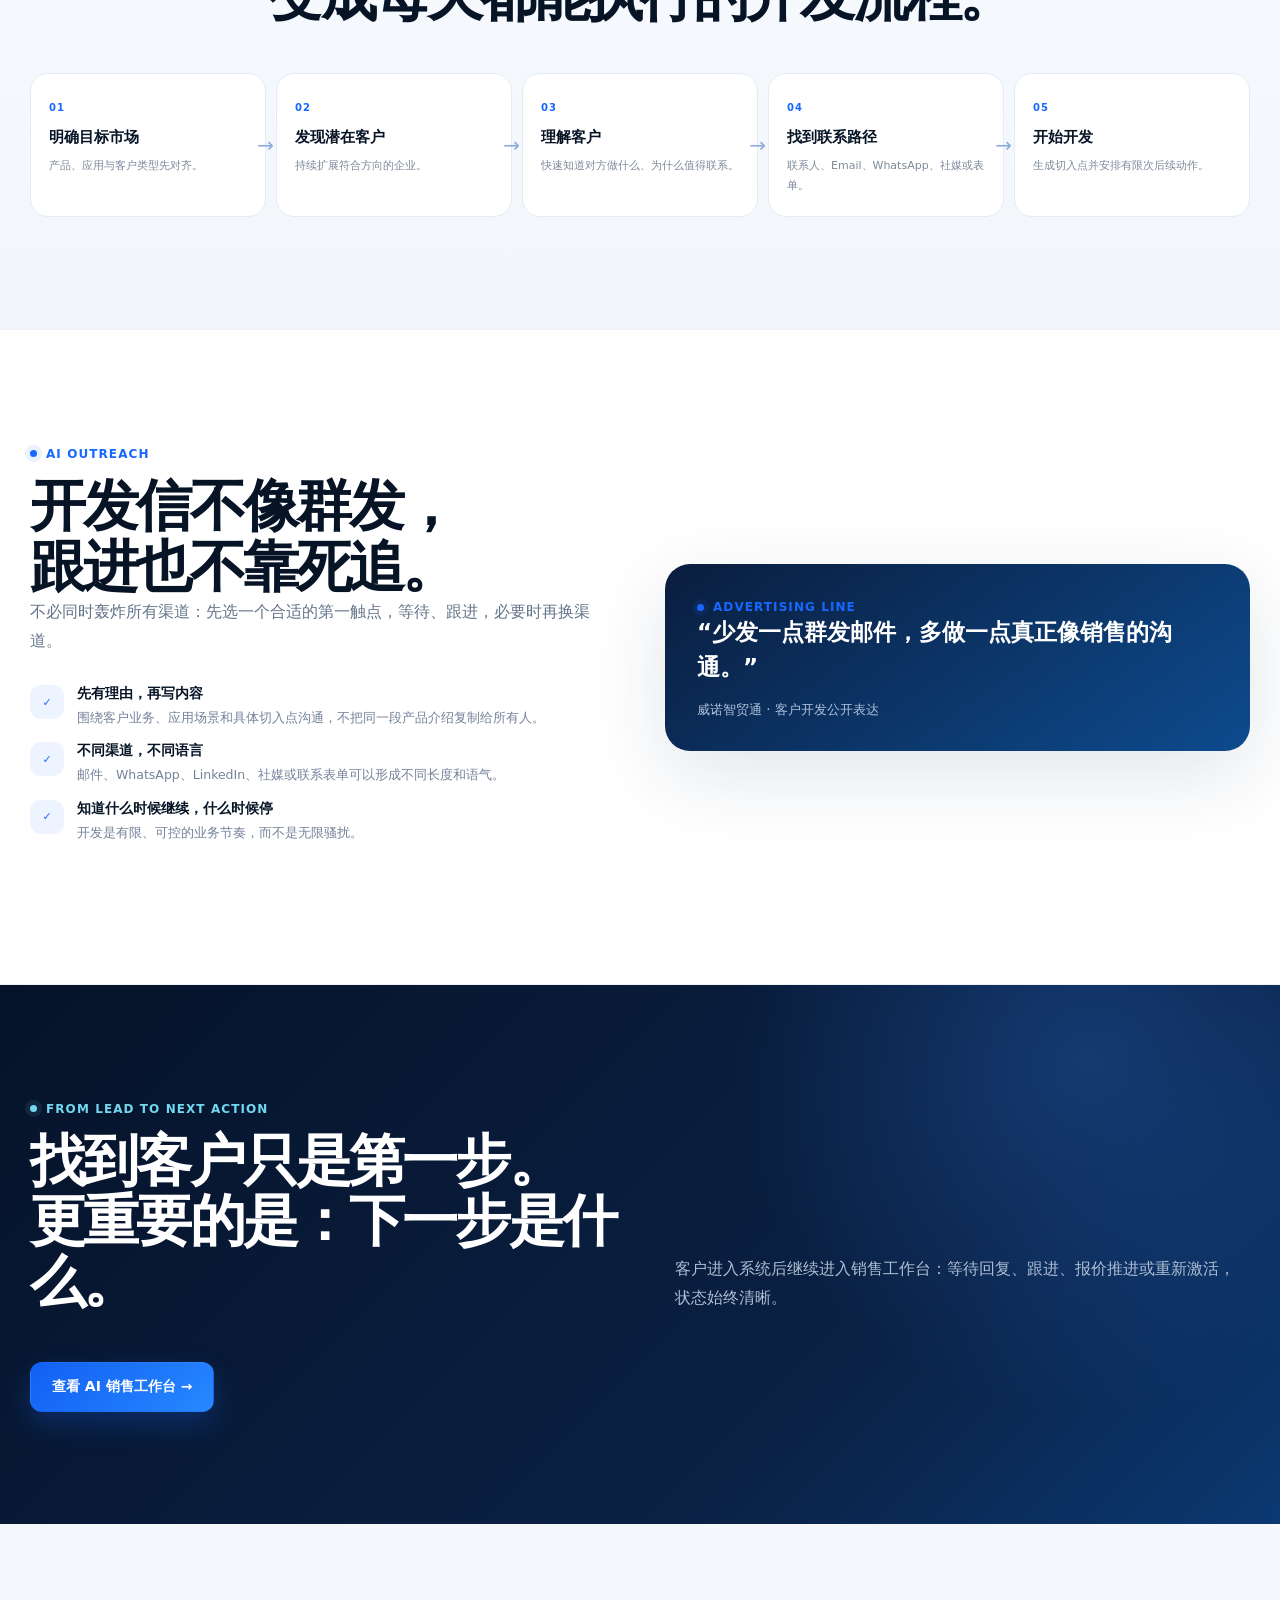
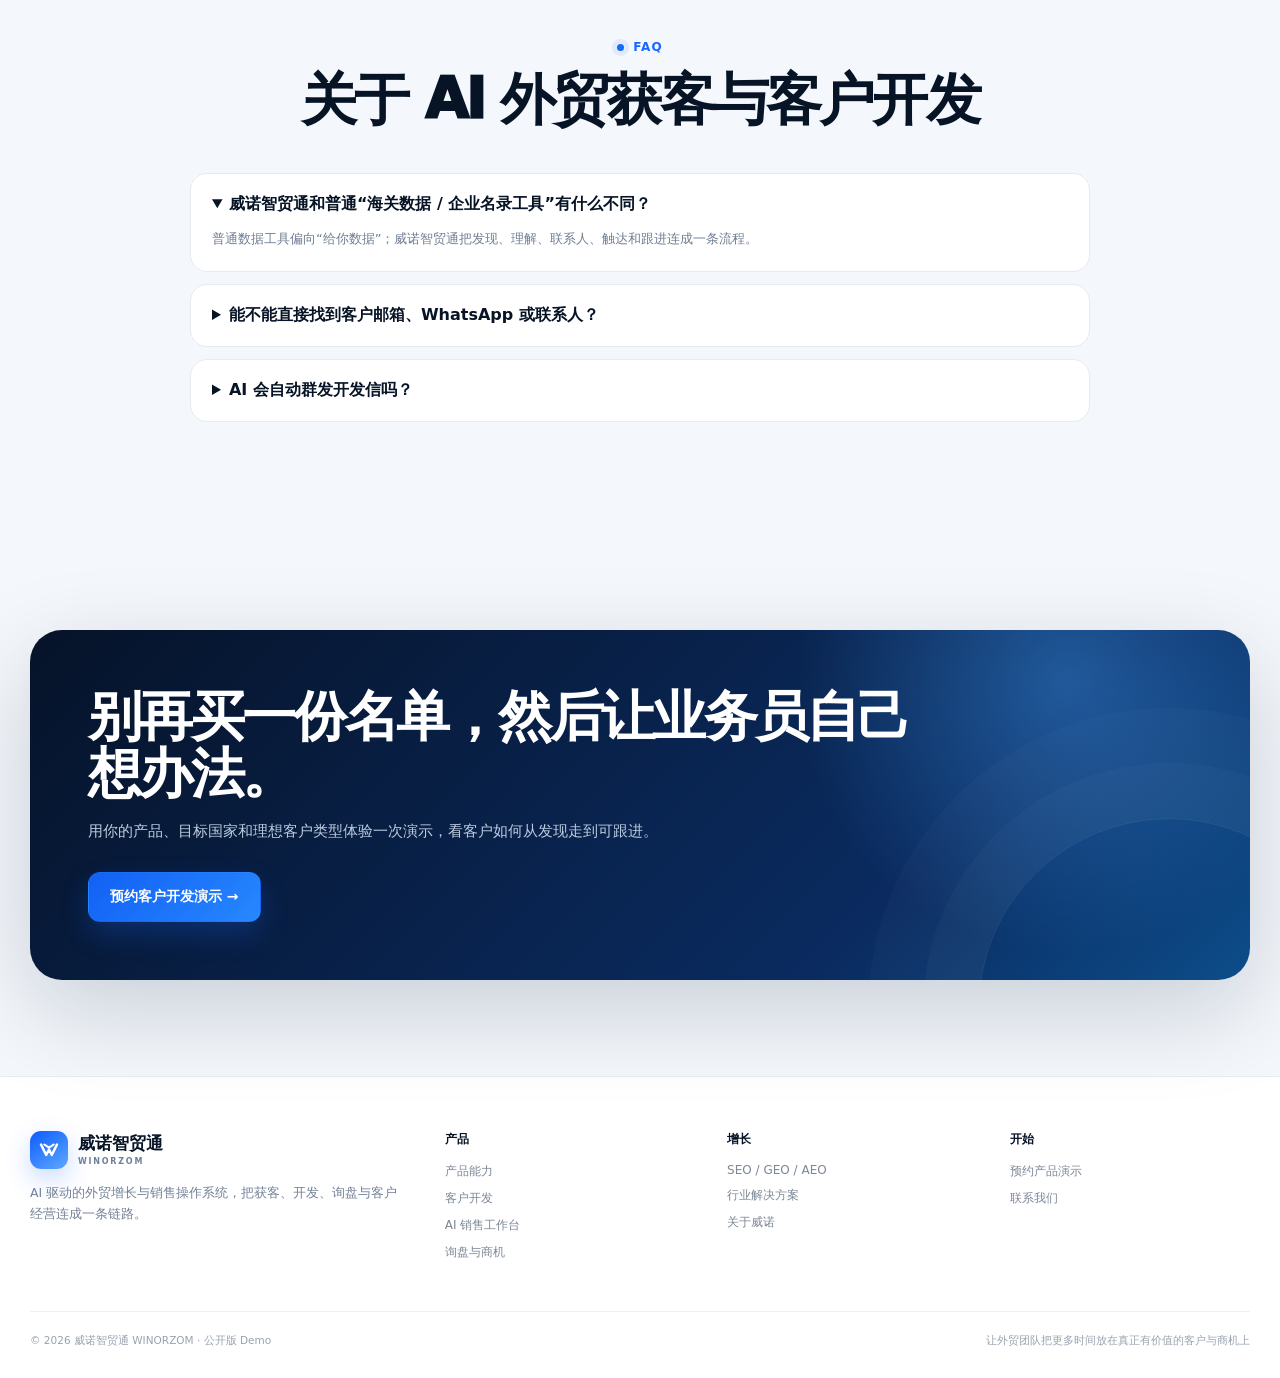
<file: customer-development.html>
<!doctype html><html lang="zh-CN"><head><meta charset="utf-8"><meta name="viewport" content="width=device-width,initial-scale=1"><meta name="theme-color" content="#061329"><link rel="icon" href="assets/favicon.svg" type="image/svg+xml"><link rel="stylesheet" href="assets/site.css"><meta property="og:type" content="website"><meta property="og:site_name" content="威诺智贸通 WINORZOM"><meta property="og:image" content="https://liwei452.github.io/winorzom-public-demo/assets/shipping-logistics-desk.webp"><title>AI外贸获客软件｜全球客户发现与外贸客户开发｜威诺智贸通</title><meta name="description" content="用 AI 发现更值得开发的海外客户，理解企业背景，获取联系人与可联系路径，并生成更自然的多渠道开发与跟进计划。"><meta property="og:title" content="AI外贸获客软件｜全球客户发现与外贸客户开发｜威诺智贸通"><meta property="og:description" content="用 AI 发现更值得开发的海外客户，理解企业背景，获取联系人与可联系路径，并生成更自然的多渠道开发与跟进计划。"><script type="application/ld+json">{"@context":"https://schema.org","@type":"Organization","name":"威诺智贸通","alternateName":"WINORZOM","description":"面向中国外贸企业的 AI 外贸增长与销售操作系统。"}</script><script type="application/ld+json">{"@context":"https://schema.org","@type":"SoftwareApplication","name":"威诺智贸通 WINORZOM","applicationCategory":"BusinessApplication","operatingSystem":"Web","description":"帮助外贸企业发现客户、开发商机、承接询盘、推进销售并持续经营客户资产。"}</script><script type="application/ld+json">{"@context": "https://schema.org", "@type": "FAQPage", "mainEntity": [{"@type": "Question", "name": "AI 外贸获客软件和企业名录工具有什么区别？", "acceptedAnswer": {"@type": "Answer", "text": "企业名录工具主要提供数据，威诺智贸通公开版强调将客户发现、企业理解、联系人获取、开发触达和后续跟进连接成持续经营流程。"}}, {"@type": "Question", "name": "能找到国外客户的邮箱或 WhatsApp 吗？", "acceptedAnswer": {"@type": "Answer", "text": "系统目标是尽可能找到至少一条真实可用的联系路径，但不同国家、行业和企业的公开信息丰富程度不同，不承诺每家公司都能补齐全部联系方式。"}}, {"@type": "Question", "name": "AI 会自动群发开发信吗？", "acceptedAnswer": {"@type": "Answer", "text": "产品更强调有限、可控、基于客户背景的开发节奏。正式部署时可根据企业合规策略和人工审核要求配置自动化程度。"}}]}</script></head><body><div class="demo-strip"><b>公开版 DEMO</b> 页面与界面用于产品展示，实际能力以正式版本为准</div><div class="nav-wrap"><div class="container"><nav><a class="brand" href="index.html" aria-label="威诺智贸通首页"><span class="brand-mark"><svg viewBox="0 0 24 24" fill="none"><path d="M4 6.5 9.2 17 12 11.6 14.8 17 20 6.5" stroke="white" stroke-width="2.5" stroke-linecap="round" stroke-linejoin="round"/><path d="m7.3 6.5 4.7 3.2 4.7-3.2" stroke="white" stroke-width="2.1" stroke-linecap="round"/></svg></span><span><div class="brand-cn">威诺智贸通</div><div class="brand-en">WINORZOM</div></span></a><div class="nav-links"><a data-nav href="index.html">首页</a><a data-nav href="product.html">产品能力</a><a data-nav href="customer-development.html">客户开发</a><a data-nav href="sales-workbench.html">AI销售工作台</a><a data-nav href="growth.html">自然增长</a><a data-nav href="solutions.html">解决方案</a><a data-nav href="about.html">关于我们</a></div><div class="nav-actions"><button class="btn btn-ghost btn-sm menu-btn" aria-label="打开菜单">☰</button><a class="btn btn-primary btn-sm" href="#" data-demo>预约演示</a></div></nav></div></div><div class="mobile-menu"><a href="index.html">首页</a><a href="product.html">产品能力</a><a href="customer-development.html">客户开发</a><a href="sales-workbench.html">AI销售工作台</a><a href="inquiry.html">询盘与商机</a><a href="growth.html">自然增长</a><a href="solutions.html">解决方案</a><a href="about.html">关于我们</a></div>
<main><section class="page-hero"><div class="container"><div class="page-hero-grid"><div><span class="eyebrow">AI CUSTOMER DEVELOPMENT</span><span class="agent-pill"><span class="agent-avatars"><img class="agent-avatar" src="assets/agent-discovery-avatar.webp" alt="" width="20" height="20" loading="lazy"><img class="agent-avatar" src="assets/agent-outreach-avatar.webp" alt="" width="20" height="20" loading="lazy"></span>客户发现 Agent · 外联开发 Agent<em>本板块执行角色</em></span><h1>全球有客户。<br><span class="grad">你不该再靠运气找到他们。</span></h1><p>从发现企业、理解客户，到补齐联系人和安排跟进，把“找客户”变成可持续的流程。</p><div class="hero-actions"><a class="btn btn-primary" href="#" data-demo>用你的产品演示一次 →</a><a class="btn btn-ghost" href="sales-workbench.html">看销售如何继续跟进</a></div></div><div class="page-visual"><img src="assets/shipping-logistics-desk.webp" srcset="assets/shipping-logistics-desk-sm.webp 800w, assets/shipping-logistics-desk.webp 1448w" sizes="(max-width: 900px) 92vw, 46vw" alt="港口现场的外贸客户开发与订单跟进场景"><div class="page-overlay"><div><b>从“找到公司”继续走到“可开发客户”</b><span>客户背景、联系人、切入点和下一步集中在一起</span></div><span class="page-badge">可开发</span></div></div></div></div></section>
<section class="section white"><div class="container"><div class="section-head"><div><span class="eyebrow">DISCOVER → UNDERSTAND → REACH</span><h2 class="section-title">找客户，不等于搜公司名称。</h2></div><p class="section-desc">真正有价值的是持续回答三个问题：这家公司是否值得开发？我们该找谁？现在从什么角度切入最自然？</p></div><div class="feature-grid"><div class="card"><div class="icon">01</div><h3>发现更匹配的潜在企业</h3><p>围绕产品、应用场景、客户类型与目标市场持续扩展潜客，而不是依赖一个固定关键词。</p></div><div class="card"><div class="icon">02</div><h3>先理解，再决定是否开发</h3><p>把企业业务、产品、角色与公开变化整理成销售看得懂的客户摘要。</p></div><div class="card"><div class="icon">03</div><h3>把企业变成“可联系的客户”</h3><p>优先找到真实可用的联系人与沟通路径，让销售尽快从研究进入开发。</p></div></div></div></section>
<section class="section soft"><div class="container"><div class="center"><span class="eyebrow">THE DEVELOPMENT FLOW</span><h2 class="section-title">把一次次零散搜索，<br>变成每天都能执行的开发流程。</h2></div><div class="loop"><div class="loop-step"><span class="num">01</span><b>明确目标市场</b><span>产品、应用与客户类型先对齐。</span></div><div class="loop-step"><span class="num">02</span><b>发现潜在客户</b><span>持续扩展符合方向的企业。</span></div><div class="loop-step"><span class="num">03</span><b>理解客户</b><span>快速知道对方做什么、为什么值得联系。</span></div><div class="loop-step"><span class="num">04</span><b>找到联系路径</b><span>联系人、Email、WhatsApp、社媒或表单。</span></div><div class="loop-step"><span class="num">05</span><b>开始开发</b><span>生成切入点并安排有限次后续动作。</span></div></div></div></section>
<section class="section white"><div class="container"><div class="split"><div><span class="eyebrow">AI OUTREACH</span><h2 class="section-title">开发信不像群发，<br>跟进也不靠死追。</h2><p class="section-desc">不必同时轰炸所有渠道：先选一个合适的第一触点，等待、跟进，必要时再换渠道。</p><div class="bullet-list"><div class="bullet"><i>✓</i><div><b>先有理由，再写内容</b><span>围绕客户业务、应用场景和具体切入点沟通，不把同一段产品介绍复制给所有人。</span></div></div><div class="bullet"><i>✓</i><div><b>不同渠道，不同语言</b><span>邮件、WhatsApp、LinkedIn、社媒或联系表单可以形成不同长度和语气。</span></div></div><div class="bullet"><i>✓</i><div><b>知道什么时候继续，什么时候停</b><span>开发是有限、可控的业务节奏，而不是无限骚扰。</span></div></div></div></div><div class="quote-card"><span class="eyebrow">ADVERTISING LINE</span><p>“少发一点群发邮件，多做一点真正像销售的沟通。”</p><small>威诺智贸通 · 客户开发公开表达</small></div></div></div></section>
<section class="section dark"><div class="container"><div class="section-head"><div><span class="eyebrow">FROM LEAD TO NEXT ACTION</span><h2 class="section-title">找到客户只是第一步。<br>更重要的是：下一步是什么。</h2></div><p class="section-desc">客户进入系统后继续进入销售工作台：等待回复、跟进、报价推进或重新激活，状态始终清晰。</p></div><a class="btn btn-primary" href="sales-workbench.html">查看 AI 销售工作台 →</a></div></section>
<section class="section"><div class="container"><div class="center"><span class="eyebrow">FAQ</span><h2 class="section-title">关于 AI 外贸获客与客户开发</h2></div><div class="faq"><details open><summary>威诺智贸通和普通“海关数据 / 企业名录工具”有什么不同？</summary><p>普通数据工具偏向“给你数据”；威诺智贸通把发现、理解、联系人、触达和跟进连成一条流程。</p></details><details><summary>能不能直接找到客户邮箱、WhatsApp 或联系人？</summary><p>目标是至少找到一条真实可用的联系路径，但不承诺每家公司都能补齐全部联系方式。</p></details><details><summary>AI 会自动群发开发信吗？</summary><p>开发节奏保持有限、可控，正式部署时可按合规策略调整自动化程度。</p></details></div></div></section>
<section class="cta"><div class="container"><div class="cta-card"><h2>别再买一份名单，然后让业务员自己想办法。</h2><p>用你的产品、目标国家和理想客户类型体验一次演示，看客户如何从发现走到可跟进。</p><a class="btn btn-primary" href="#" data-demo>预约客户开发演示 →</a></div></div></section></main><footer><div class="container"><div class="footer-grid"><div class="footer-brand"><a class="brand" href="index.html" aria-label="威诺智贸通首页"><span class="brand-mark"><svg viewBox="0 0 24 24" fill="none"><path d="M4 6.5 9.2 17 12 11.6 14.8 17 20 6.5" stroke="white" stroke-width="2.5" stroke-linecap="round" stroke-linejoin="round"/><path d="m7.3 6.5 4.7 3.2 4.7-3.2" stroke="white" stroke-width="2.1" stroke-linecap="round"/></svg></span><span><div class="brand-cn">威诺智贸通</div><div class="brand-en">WINORZOM</div></span></a><p>AI 驱动的外贸增长与销售操作系统，把获客、开发、询盘与客户经营连成一条链路。</p></div><div class="footer-col"><h4>产品</h4><a href="product.html">产品能力</a><a href="customer-development.html">客户开发</a><a href="sales-workbench.html">AI 销售工作台</a><a href="inquiry.html">询盘与商机</a></div><div class="footer-col"><h4>增长</h4><a href="growth.html">SEO / GEO / AEO</a><a href="solutions.html">行业解决方案</a><a href="about.html">关于威诺</a></div><div class="footer-col"><h4>开始</h4><a href="#" data-demo>预约产品演示</a><a href="about.html#contact">联系我们</a></div></div><div class="copyright"><span>© 2026 威诺智贸通 WINORZOM · 公开版 Demo</span><span>让外贸团队把更多时间放在真正有价值的客户与商机上</span></div></div></footer><div class="modal" id="demoModal"><div class="modal-card"><button class="modal-close" aria-label="关闭">×</button><h3>预约威诺智贸通演示</h3><p>告诉我们你的行业、产品和目标市场，我们会用真实业务场景展示产品。公开版 Demo 不会真正提交数据。</p><form class="form" id="demoForm"><input required placeholder="公司名称"><input required placeholder="姓名 / 称呼"><input required placeholder="手机或微信"><textarea placeholder="你的产品、目标市场或当前最想解决的问题"></textarea><button class="btn btn-primary" type="submit">提交预约</button><div class="form-note">Demo 环境仅模拟表单体验；正式上线后再接入线索系统、隐私政策与真实数据承接。</div><div class="form-success">已模拟提交成功。正式版可接入 CRM / 邮件 / 企业微信等承接方式。</div></form></div></div><script src="assets/site.js"></script></body></html>
</file>
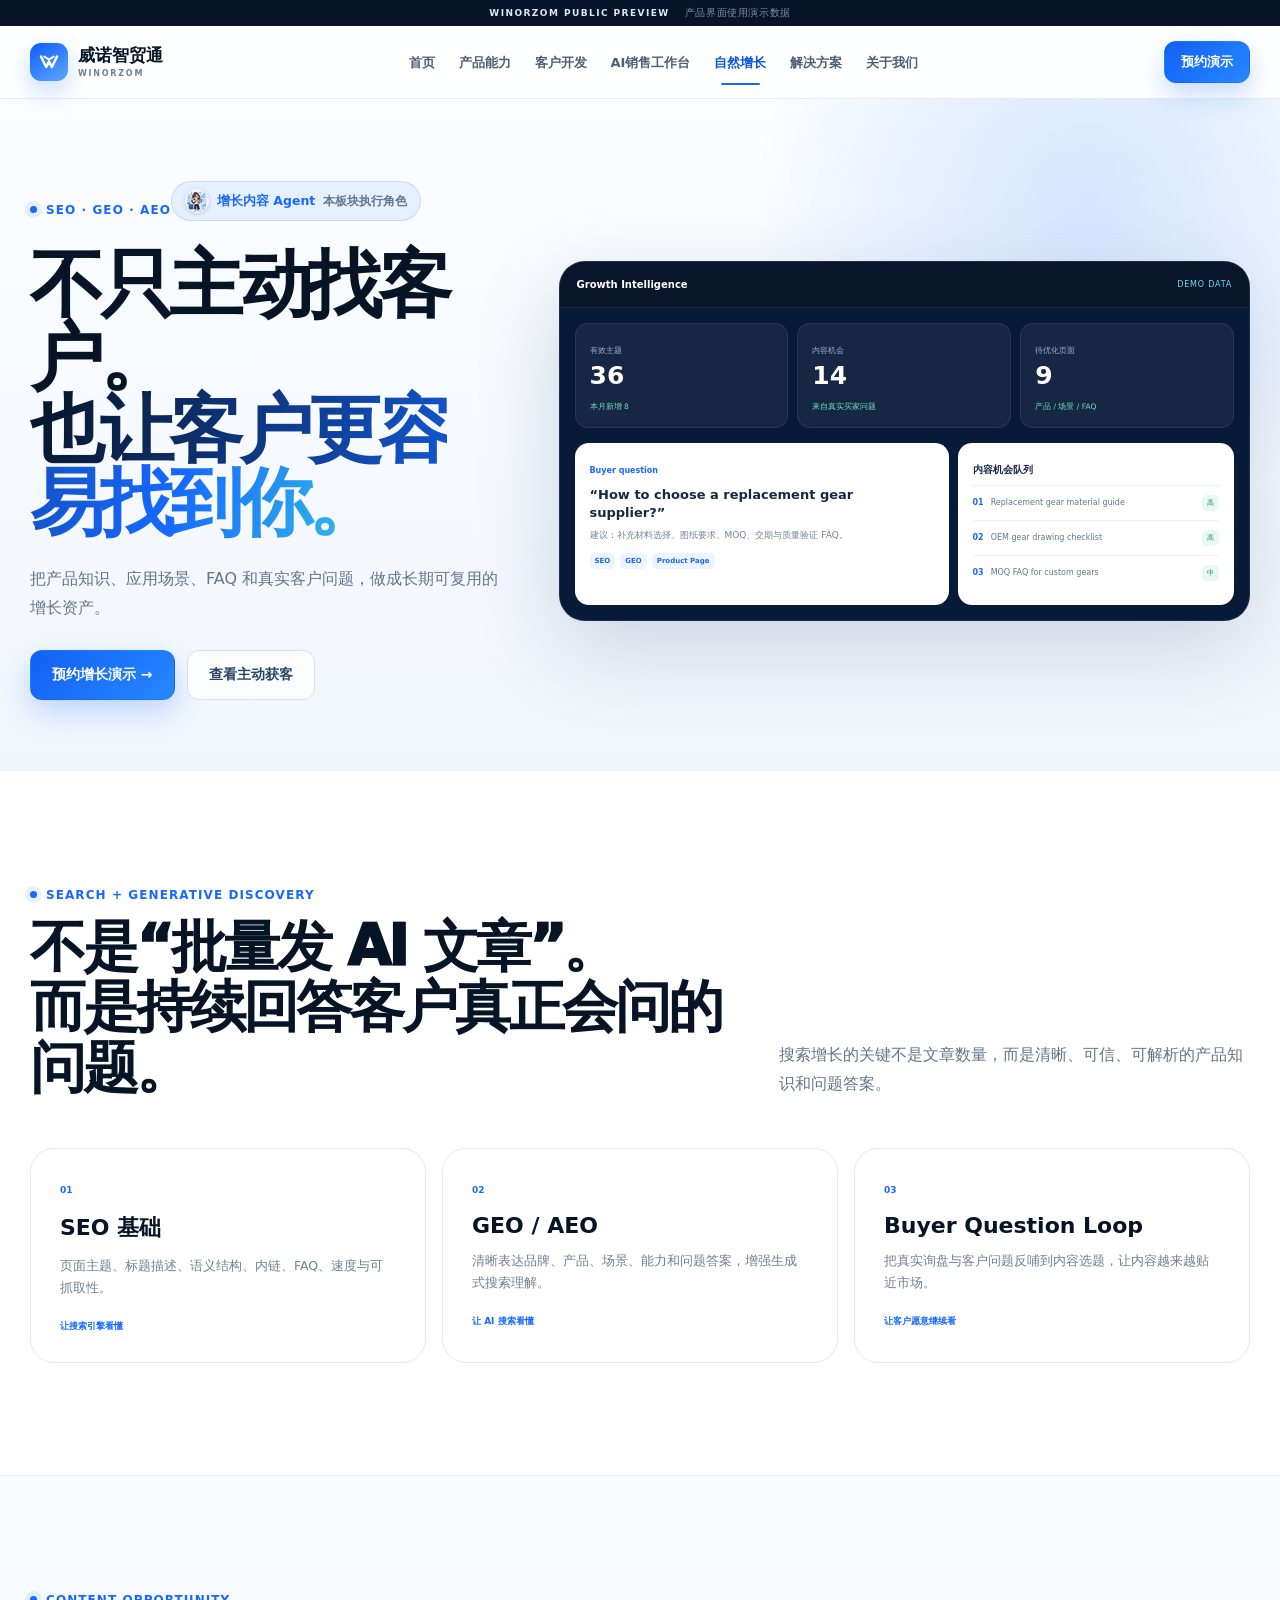
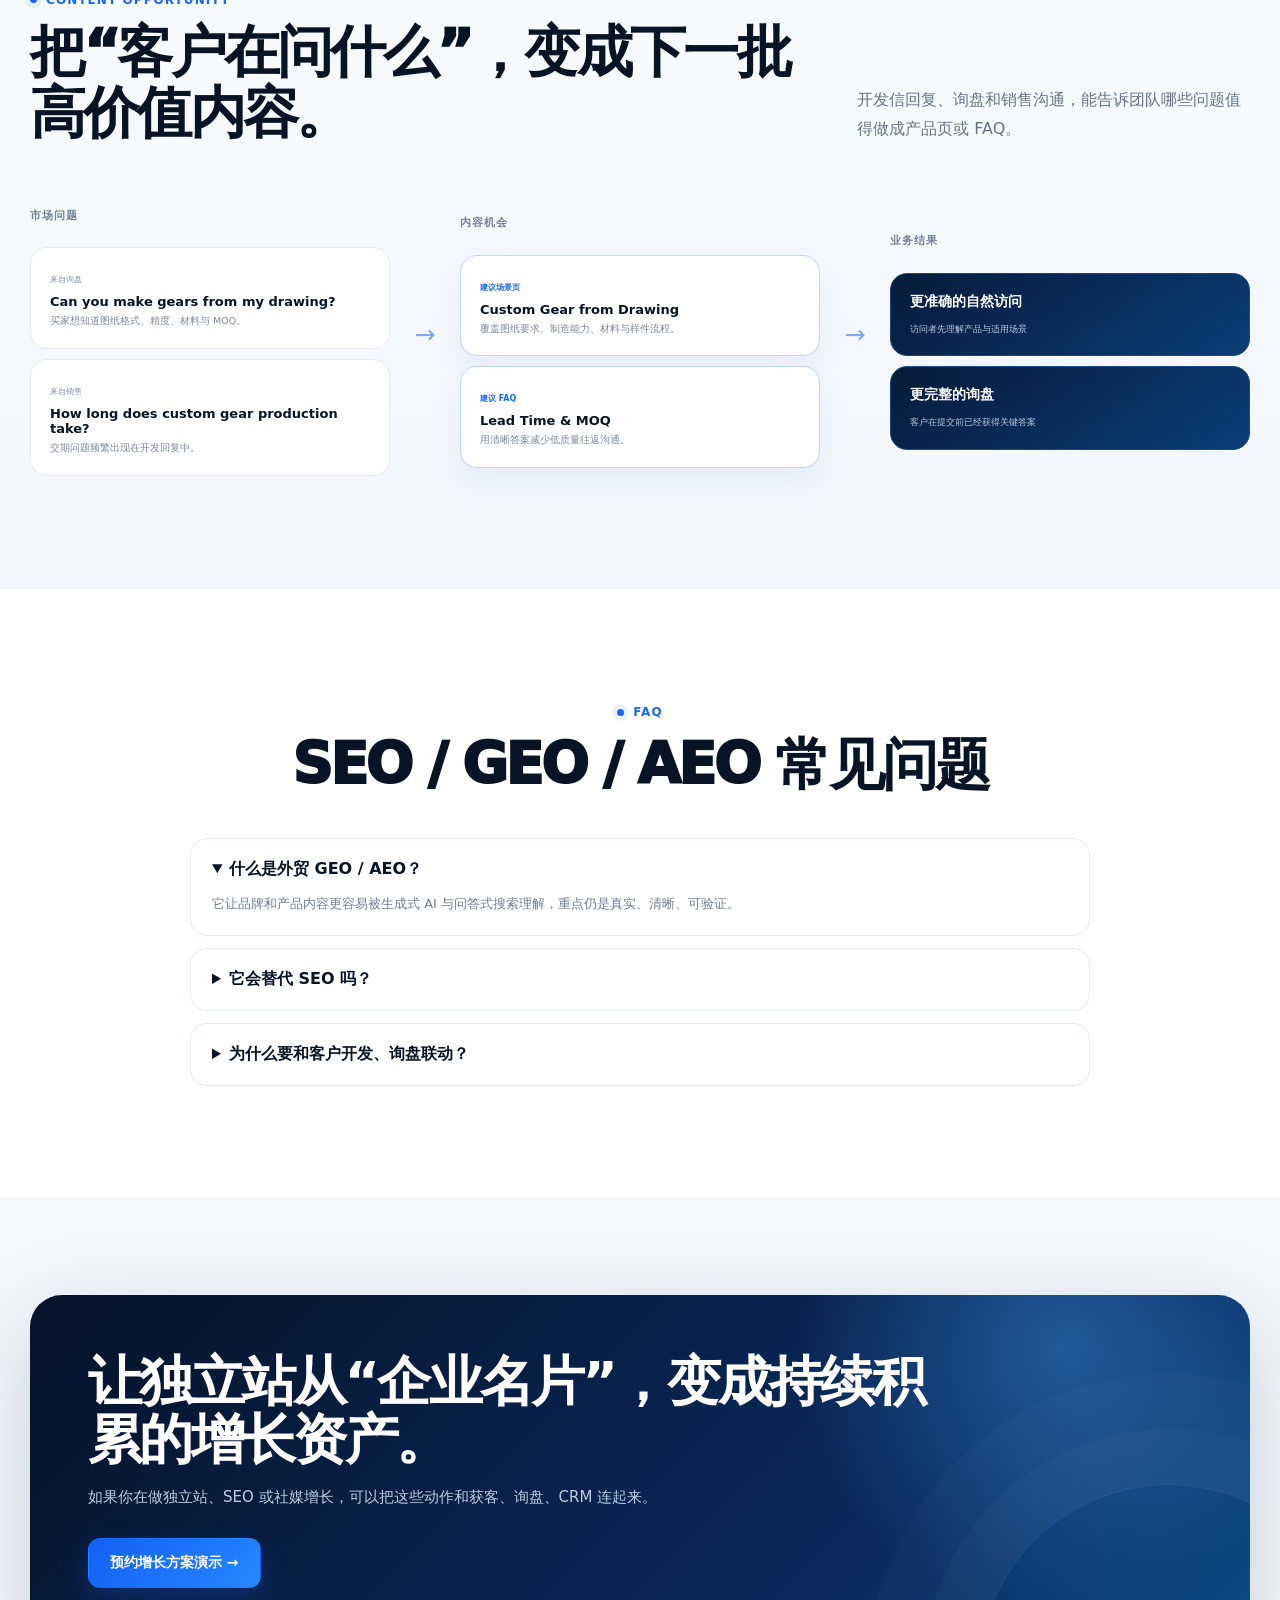
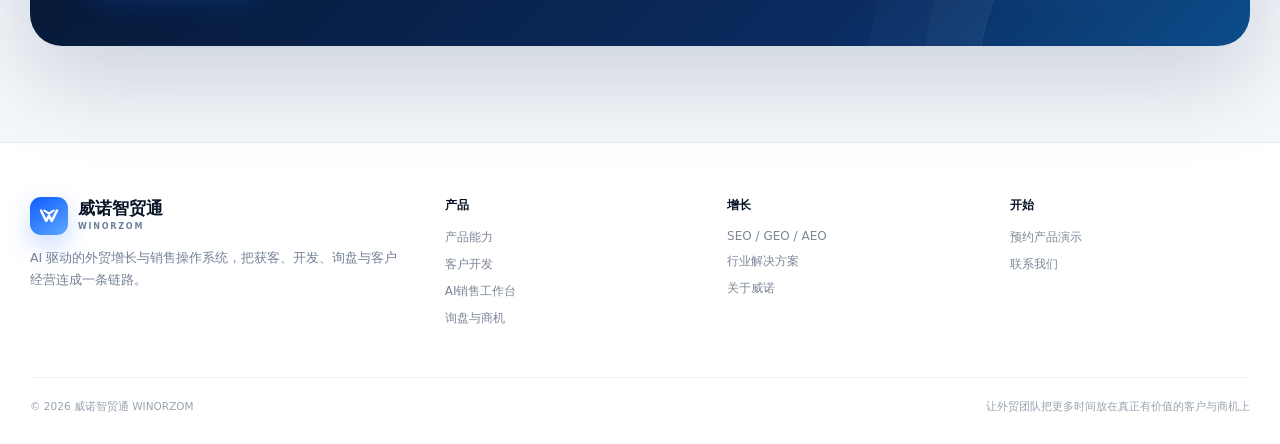
<file: growth.html>
<!doctype html><html lang="zh-CN"><head>
<meta charset="utf-8"><meta name="viewport" content="width=device-width,initial-scale=1"><meta name="theme-color" content="#061329">
<link rel="icon" href="assets/favicon.svg" type="image/svg+xml"><link rel="stylesheet" href="assets/site.css">
<meta property="og:type" content="website"><meta property="og:site_name" content="威诺智贸通 WINORZOM"><meta property="og:image" content="https://liwei452.github.io/winorzom-public-demo/assets/hero-ai-trade.webp">
<title>外贸SEO与GEO/AEO｜AI搜索可见性与自然询盘增长｜威诺智贸通</title><meta name="description" content="威诺智贸通帮助外贸企业把产品知识、应用场景、FAQ和客户真实问题沉淀为适合SEO、GEO与AEO的长期内容资产。"><meta property="og:title" content="外贸SEO与GEO/AEO｜AI搜索可见性与自然询盘增长｜威诺智贸通"><meta property="og:description" content="威诺智贸通帮助外贸企业把产品知识、应用场景、FAQ和客户真实问题沉淀为适合SEO、GEO与AEO的长期内容资产。">
<script type="application/ld+json">{"@context":"https://schema.org","@type":"Organization","name":"威诺智贸通","alternateName":"WINORZOM","description":"面向中国外贸企业的AI外贸增长与销售操作系统。"}</script>
<script type="application/ld+json">{"@context":"https://schema.org","@type":"SoftwareApplication","name":"威诺智贸通 WINORZOM","applicationCategory":"BusinessApplication","operatingSystem":"Web","description":"帮助外贸企业发现客户、开发商机、承接询盘、推进销售并持续经营客户资产。"}</script><script type="application/ld+json">{"@context":"https://schema.org","@type":"FAQPage","mainEntity":[{"@type":"Question","name":"什么是外贸GEO/AEO？","acceptedAnswer":{"@type":"Answer","text":"GEO/AEO关注让品牌、产品、应用场景、FAQ和专业内容更容易被生成式AI与问答式搜索理解和呈现，并与传统SEO共同建设长期可发现的内容资产。"}},{"@type":"Question","name":"SEO与GEO需要分开做吗？","acceptedAnswer":{"@type":"Answer","text":"不需要割裂。清晰的网站结构、可信内容、结构化信息和主题覆盖既服务传统搜索，也有助于生成式搜索理解企业与产品。"}}]}</script></head><body> <div class="demo-strip"><b>WINORZOM PUBLIC PREVIEW</b><span>产品界面使用演示数据</span></div>
<div class="nav-wrap"><div class="container"><nav>
<a class="brand" href="index.html" aria-label="威诺智贸通首页">
  <span class="brand-mark"><svg viewBox="0 0 24 24" fill="none"><path d="M4 6.5 9.2 17 12 11.6 14.8 17 20 6.5" stroke="white" stroke-width="2.5" stroke-linecap="round" stroke-linejoin="round"/><path d="m7.3 6.5 4.7 3.2 4.7-3.2" stroke="white" stroke-width="2.1" stroke-linecap="round"/></svg></span>
  <span><div class="brand-cn">威诺智贸通</div><div class="brand-en">WINORZOM</div></span>
</a>
<div class="nav-links">
<a data-nav href="index.html">首页</a><a data-nav href="product.html">产品能力</a><a data-nav href="customer-development.html">客户开发</a><a data-nav href="sales-workbench.html">AI销售工作台</a><a data-nav href="growth.html">自然增长</a><a data-nav href="solutions.html">解决方案</a><a data-nav href="about.html">关于我们</a>
</div>
<div class="nav-actions"><button class="btn btn-ghost btn-sm menu-btn" aria-label="打开菜单">☰</button><a class="btn btn-primary btn-sm" href="#" data-demo>预约演示</a></div>
</nav></div></div>
<div class="mobile-menu"><a href="index.html">首页</a><a href="product.html">产品能力</a><a href="customer-development.html">客户开发</a><a href="sales-workbench.html">AI销售工作台</a><a href="inquiry.html">询盘与商机</a><a href="growth.html">自然增长</a><a href="solutions.html">解决方案</a><a href="about.html">关于我们</a></div>
<main>
<section class="modern-page-hero growth-hero"><div class="container"><div class="modern-hero-grid"><div><span class="eyebrow">SEO · GEO · AEO</span><span class="agent-pill"><span class="agent-avatars"><img class="agent-avatar" src="assets/agent-growth-avatar.webp" alt="" width="20" height="20" loading="lazy"></span>增长内容 Agent<em>本板块执行角色</em></span><h1>不只主动找客户。<br><span>也让客户更容易找到你。</span></h1><p>把产品知识、应用场景、FAQ 和真实客户问题，做成长期可复用的增长资产。</p><div class="hero-actions"><a class="btn btn-primary" href="#" data-demo>预约增长演示 →</a><a class="btn btn-ghost" href="customer-development.html">查看主动获客</a></div></div>
<div class="growth-console">
<div class="gc-top"><b>Growth Intelligence</b><span>DEMO DATA</span></div>
<div class="gc-kpis"><div><small>有效主题</small><b>36</b><em>本月新增 8</em></div><div><small>内容机会</small><b>14</b><em>来自真实买家问题</em></div><div><small>待优化页面</small><b>9</b><em>产品 / 场景 / FAQ</em></div></div>
<div class="gc-body">
<div class="gc-query"><span>Buyer question</span><b>“How to choose a replacement gear supplier?”</b><p>建议：补充材料选择、图纸要求、MOQ、交期与质量验证 FAQ。</p><div><i>SEO</i><i>GEO</i><i>Product Page</i></div></div>
<div class="gc-queue"><b>内容机会队列</b><span><i>01</i> Replacement gear material guide <em>高</em></span><span><i>02</i> OEM gear drawing checklist <em>高</em></span><span><i>03</i> MOQ FAQ for custom gears <em>中</em></span></div>
</div></div>
</div></div></section>

<section class="section white"><div class="container"><div class="section-head"><div><span class="eyebrow">SEARCH + GENERATIVE DISCOVERY</span><h2 class="section-title">不是“批量发 AI 文章”。<br>而是持续回答客户真正会问的问题。</h2></div><p class="section-desc">搜索增长的关键不是文章数量，而是清晰、可信、可解析的产品知识和问题答案。</p></div>
<div class="growth-pillars">
<div><i>01</i><h3>SEO 基础</h3><p>页面主题、标题描述、语义结构、内链、FAQ、速度与可抓取性。</p><span>让搜索引擎看懂</span></div>
<div><i>02</i><h3>GEO / AEO</h3><p>清晰表达品牌、产品、场景、能力和问题答案，增强生成式搜索理解。</p><span>让 AI 搜索看懂</span></div>
<div><i>03</i><h3>Buyer Question Loop</h3><p>把真实询盘与客户问题反哺到内容选题，让内容越来越贴近市场。</p><span>让客户愿意继续看</span></div>
</div></div></section>

<section class="section soft"><div class="container"><div class="section-head"><div><span class="eyebrow">CONTENT OPPORTUNITY</span><h2 class="section-title">把“客户在问什么”，变成下一批高价值内容。</h2></div><p class="section-desc">开发信回复、询盘和销售沟通，能告诉团队哪些问题值得做成产品页或 FAQ。</p></div>
<div class="content-board">
<div class="content-column"><h4>市场问题</h4><div class="content-ticket"><span>来自询盘</span><b>Can you make gears from my drawing?</b><p>买家想知道图纸格式、精度、材料与 MOQ。</p></div><div class="content-ticket"><span>来自销售</span><b>How long does custom gear production take?</b><p>交期问题频繁出现在开发回复中。</p></div></div>
<div class="board-arrow">→</div>
<div class="content-column"><h4>内容机会</h4><div class="content-ticket active"><span>建议场景页</span><b>Custom Gear from Drawing</b><p>覆盖图纸要求、制造能力、材料与样件流程。</p></div><div class="content-ticket active"><span>建议 FAQ</span><b>Lead Time & MOQ</b><p>用清晰答案减少低质量往返沟通。</p></div></div>
<div class="board-arrow">→</div>
<div class="content-column"><h4>业务结果</h4><div class="content-result"><b>更准确的自然访问</b><span>访问者先理解产品与适用场景</span></div><div class="content-result"><b>更完整的询盘</b><span>客户在提交前已经获得关键答案</span></div></div>
</div></div></section>

<section class="section white"><div class="container"><div class="center"><span class="eyebrow">FAQ</span><h2 class="section-title">SEO / GEO / AEO 常见问题</h2></div>
<div class="faq"><details open><summary>什么是外贸 GEO / AEO？</summary><p>它让品牌和产品内容更容易被生成式 AI 与问答式搜索理解，重点仍是真实、清晰、可验证。</p></details><details><summary>它会替代 SEO 吗？</summary><p>不会。网站结构、内容质量和可抓取性仍然是基础，同一套内容要同时服务搜索和 AI。</p></details><details><summary>为什么要和客户开发、询盘联动？</summary><p>真实销售沟通最能反映市场在问什么，这些问题就是内容的下一批选题。</p></details></div>
</div></section>

<section class="cta"><div class="container"><div class="cta-card"><h2>让独立站从“企业名片”，变成持续积累的增长资产。</h2><p>如果你在做独立站、SEO 或社媒增长，可以把这些动作和获客、询盘、CRM 连起来。</p><a class="btn btn-primary" href="#" data-demo>预约增长方案演示 →</a></div></div></section>
</main><footer><div class="container"><div class="footer-grid">
<div class="footer-brand"><a class="brand" href="index.html" aria-label="威诺智贸通首页">
  <span class="brand-mark"><svg viewBox="0 0 24 24" fill="none"><path d="M4 6.5 9.2 17 12 11.6 14.8 17 20 6.5" stroke="white" stroke-width="2.5" stroke-linecap="round" stroke-linejoin="round"/><path d="m7.3 6.5 4.7 3.2 4.7-3.2" stroke="white" stroke-width="2.1" stroke-linecap="round"/></svg></span>
  <span><div class="brand-cn">威诺智贸通</div><div class="brand-en">WINORZOM</div></span>
</a><p>AI 驱动的外贸增长与销售操作系统，把获客、开发、询盘与客户经营连成一条链路。</p></div>
<div class="footer-col"><h4>产品</h4><a href="product.html">产品能力</a><a href="customer-development.html">客户开发</a><a href="sales-workbench.html">AI销售工作台</a><a href="inquiry.html">询盘与商机</a></div>
<div class="footer-col"><h4>增长</h4><a href="growth.html">SEO / GEO / AEO</a><a href="solutions.html">行业解决方案</a><a href="about.html">关于威诺</a></div>
<div class="footer-col"><h4>开始</h4><a href="#" data-demo>预约产品演示</a><a href="about.html#contact">联系我们</a></div>
</div><div class="copyright"><span>© 2026 威诺智贸通 WINORZOM</span><span>让外贸团队把更多时间放在真正有价值的客户与商机上</span></div></div></footer>
<div class="modal" id="demoModal"><div class="modal-card"><button class="modal-close" aria-label="关闭">×</button><h3>预约威诺智贸通演示</h3><p>告诉我们你的行业、产品和目标市场，我们会按真实外贸场景展示产品。</p><form class="form" id="demoForm"><input required placeholder="公司名称"><input required placeholder="姓名 / 称呼"><input required placeholder="手机或微信"><textarea placeholder="你的产品、目标市场或当前最想解决的问题"></textarea><button class="btn btn-primary" type="submit">提交预约</button><div class="form-note">当前为公开预览环境，表单仅模拟提交体验。</div><div class="form-success">已模拟提交成功。正式版可接入 CRM、邮件或企业微信等承接方式。</div></form></div></div><script src="assets/site.js"></script></body></html>
</file>
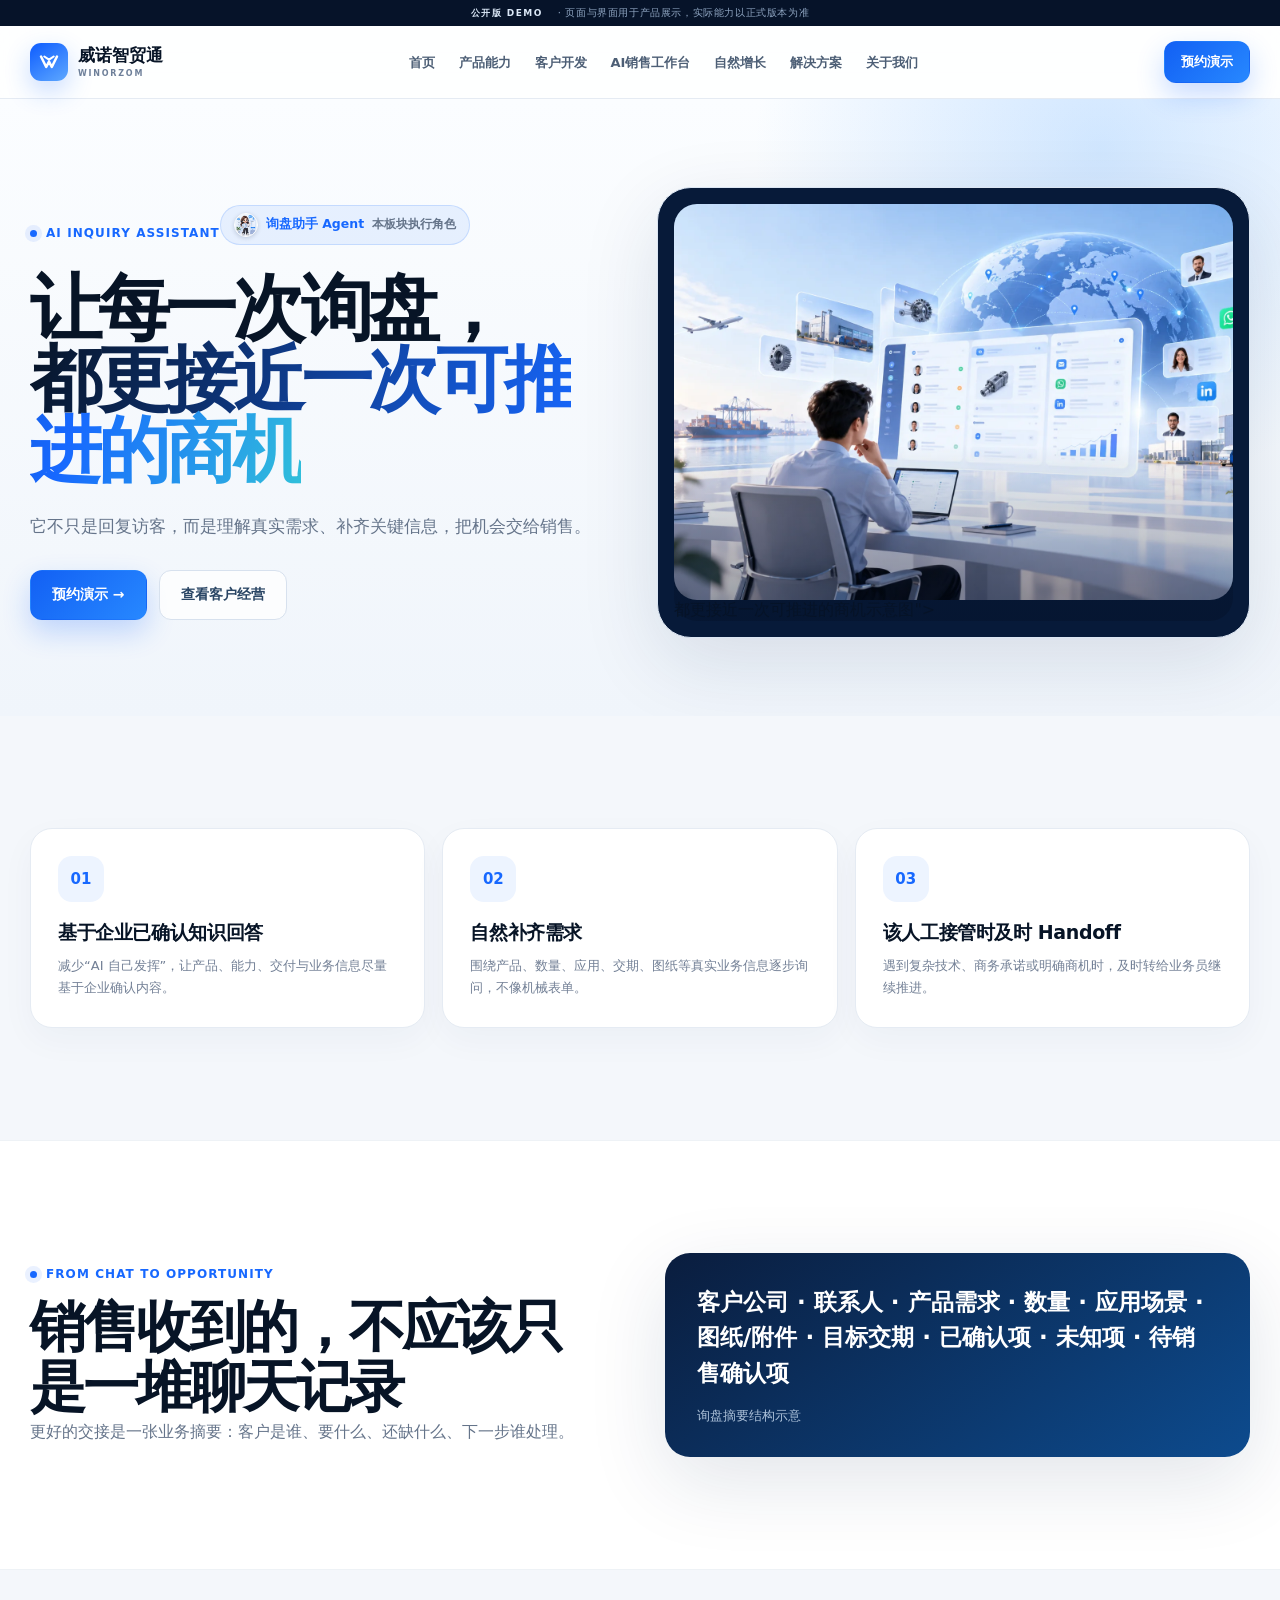
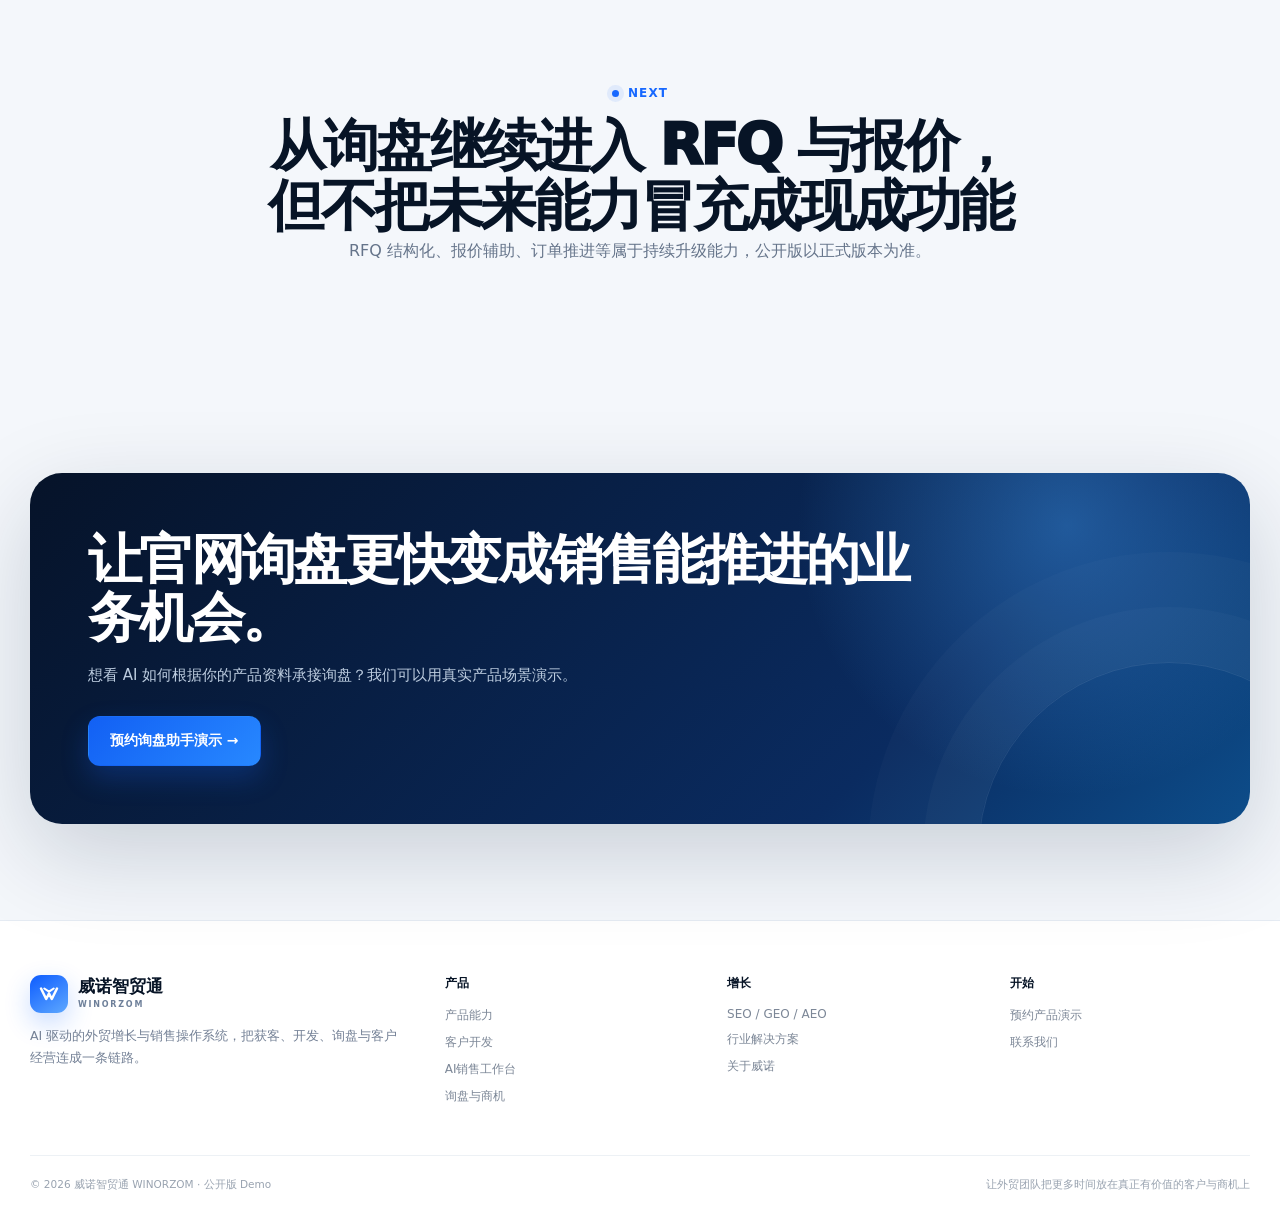
<file: inquiry.html>
<!doctype html><html lang="zh-CN"><head><meta charset="utf-8"><meta name="viewport" content="width=device-width,initial-scale=1"><meta name="theme-color" content="#f7fbff"><link rel="icon" href="assets/favicon.svg" type="image/svg+xml"><link rel="stylesheet" href="assets/site.css"><meta property="og:type" content="website"><meta property="og:site_name" content="威诺智贸通 WINORZOM"><meta property="og:image" content="https://liwei452.github.io/winorzom-public-demo/assets/hero-ai-trade.webp"><title>AI询盘助手｜外贸网站询盘承接与商机整理｜威诺智贸通</title><meta name="description" content="威诺智贸通AI询盘助手帮助外贸企业理解访客需求、补齐关键信息、获取联系方式、人工接管，并将询盘整理成可推进的业务机会。"><meta property="og:title" content="AI询盘助手｜外贸网站询盘承接与商机整理｜威诺智贸通"><meta property="og:description" content="威诺智贸通AI询盘助手帮助外贸企业理解访客需求、补齐关键信息、获取联系方式、人工接管，并将询盘整理成可推进的业务机会。"><script type="application/ld+json">{"@context":"https://schema.org","@type":"Organization","name":"威诺智贸通","alternateName":"WINORZOM","description":"面向中国外贸企业的AI外贸增长与销售操作系统。"}</script><script type="application/ld+json">{"@context":"https://schema.org","@type":"SoftwareApplication","name":"威诺智贸通 WINORZOM","applicationCategory":"BusinessApplication","operatingSystem":"Web","description":"帮助外贸企业发现客户、开发商机、承接询盘、推进销售并持续经营客户资产。"}</script></head><body><div class="demo-strip"><b>公开版 DEMO</b> · 页面与界面用于产品展示，实际能力以正式版本为准</div><div class="nav-wrap"><div class="container"><nav><a class="brand" href="index.html" aria-label="威诺智贸通首页"><span class="brand-mark"><svg viewBox="0 0 24 24" fill="none"><path d="M4 6.5 9.2 17 12 11.6 14.8 17 20 6.5" stroke="white" stroke-width="2.5" stroke-linecap="round" stroke-linejoin="round"/><path d="m7.3 6.5 4.7 3.2 4.7-3.2" stroke="white" stroke-width="2.1" stroke-linecap="round"/></svg></span><span><div class="brand-cn">威诺智贸通</div><div class="brand-en">WINORZOM</div></span></a><div class="nav-links"><a data-nav href="index.html">首页</a><a data-nav href="product.html">产品能力</a><a data-nav href="customer-development.html">客户开发</a><a data-nav href="sales-workbench.html">AI销售工作台</a><a data-nav href="growth.html">自然增长</a><a data-nav href="solutions.html">解决方案</a><a data-nav href="about.html">关于我们</a></div><div class="nav-actions"><button class="btn btn-ghost btn-sm menu-btn" aria-label="打开菜单">☰</button><a class="btn btn-primary btn-sm" href="#" data-demo>预约演示</a></div></nav></div></div><div class="mobile-menu"><a href="index.html">首页</a><a href="product.html">产品能力</a><a href="customer-development.html">客户开发</a><a href="sales-workbench.html">AI销售工作台</a><a href="inquiry.html">询盘与商机</a><a href="growth.html">自然增长</a><a href="solutions.html">解决方案</a><a href="about.html">关于我们</a></div><section class="page-hero"><div class="container"><div class="page-hero-grid"><div><span class="eyebrow">AI INQUIRY ASSISTANT</span><span class="agent-pill"><span class="agent-avatars"><img class="agent-avatar" src="assets/agent-inquiry-avatar.webp" alt="" width="20" height="20" loading="lazy"></span>询盘助手 Agent<em>本板块执行角色</em></span><h1>让每一次询盘，<br><span class="grad">都更接近一次可推进的商机</span></h1><p>它不只是回复访客，而是理解真实需求、补齐关键信息，把机会交给销售。</p><div class="hero-actions"><a class="btn btn-primary" href="#" data-demo>预约演示 →</a><a class="btn btn-ghost" href="sales-workbench.html">查看客户经营</a></div></div><div class="page-visual"><img src="assets/sales-workbench.webp" alt="让每一次询盘，<br><span class="grad">都更接近一次可推进的商机</span>示意图"></div></div></div></section>
<section class="section"><div class="container"><div class="feature-grid"><div class="card"><div class="icon">01</div><h3>基于企业已确认知识回答</h3><p>减少“AI 自己发挥”，让产品、能力、交付与业务信息尽量基于企业确认内容。</p></div><div class="card"><div class="icon">02</div><h3>自然补齐需求</h3><p>围绕产品、数量、应用、交期、图纸等真实业务信息逐步询问，不像机械表单。</p></div><div class="card"><div class="icon">03</div><h3>该人工接管时及时 Handoff</h3><p>遇到复杂技术、商务承诺或明确商机时，及时转给业务员继续推进。</p></div></div></div></section>
<section class="section white"><div class="container"><div class="split"><div><span class="eyebrow">FROM CHAT TO OPPORTUNITY</span><h2 class="section-title">销售收到的，不应该只是一堆聊天记录</h2><p class="section-desc">更好的交接是一张业务摘要：客户是谁、要什么、还缺什么、下一步谁处理。</p></div><div class="quote-card"><p>客户公司 · 联系人 · 产品需求 · 数量 · 应用场景 · 图纸/附件 · 目标交期 · 已确认项 · 未知项 · 待销售确认项</p><small>询盘摘要结构示意</small></div></div></div></section>
<section class="section"><div class="container"><div class="center"><span class="eyebrow">NEXT</span><h2 class="section-title">从询盘继续进入 RFQ 与报价，<br>但不把未来能力冒充成现成功能</h2><p class="section-desc">RFQ 结构化、报价辅助、订单推进等属于持续升级能力，公开版以正式版本为准。</p></div></div></section><section class="cta"><div class="container"><div class="cta-card"><h2>让官网询盘更快变成销售能推进的业务机会。</h2><p>想看 AI 如何根据你的产品资料承接询盘？我们可以用真实产品场景演示。</p><a class="btn btn-primary" href="#" data-demo>预约询盘助手演示 →</a></div></div></section><footer><div class="container"><div class="footer-grid"><div class="footer-brand"><a class="brand" href="index.html" aria-label="威诺智贸通首页"><span class="brand-mark"><svg viewBox="0 0 24 24" fill="none"><path d="M4 6.5 9.2 17 12 11.6 14.8 17 20 6.5" stroke="white" stroke-width="2.5" stroke-linecap="round" stroke-linejoin="round"/><path d="m7.3 6.5 4.7 3.2 4.7-3.2" stroke="white" stroke-width="2.1" stroke-linecap="round"/></svg></span><span><div class="brand-cn">威诺智贸通</div><div class="brand-en">WINORZOM</div></span></a><p>AI 驱动的外贸增长与销售操作系统，把获客、开发、询盘与客户经营连成一条链路。</p></div><div class="footer-col"><h4>产品</h4><a href="product.html">产品能力</a><a href="customer-development.html">客户开发</a><a href="sales-workbench.html">AI销售工作台</a><a href="inquiry.html">询盘与商机</a></div><div class="footer-col"><h4>增长</h4><a href="growth.html">SEO / GEO / AEO</a><a href="solutions.html">行业解决方案</a><a href="about.html">关于威诺</a></div><div class="footer-col"><h4>开始</h4><a href="#" data-demo>预约产品演示</a><a href="about.html#contact">联系我们</a></div></div><div class="copyright"><span>© 2026 威诺智贸通 WINORZOM · 公开版 Demo</span><span>让外贸团队把更多时间放在真正有价值的客户与商机上</span></div></div></footer><div class="modal" id="demoModal"><div class="modal-card"><button class="modal-close" aria-label="关闭">×</button><h3>预约威诺智贸通演示</h3><p>告诉我们你的行业和目标市场，我们将以实际外贸场景展示产品。公开版 Demo 不会真正提交数据。</p><form class="form" id="demoForm"><input required placeholder="公司名称"><input required placeholder="姓名 / 称呼"><input required placeholder="手机或微信"><textarea placeholder="你的产品、目标市场或当前最想解决的问题"></textarea><button class="btn btn-primary" type="submit">提交预约</button><div class="form-note">Demo 环境仅模拟表单体验；正式上线后再接入企业线索系统与隐私政策。</div><div class="form-success">已模拟提交成功。正式版可接入 CRM / 邮件 / 企业微信等承接方式。</div></form></div></div><script src="assets/site.js"></script></body></html>
</file>
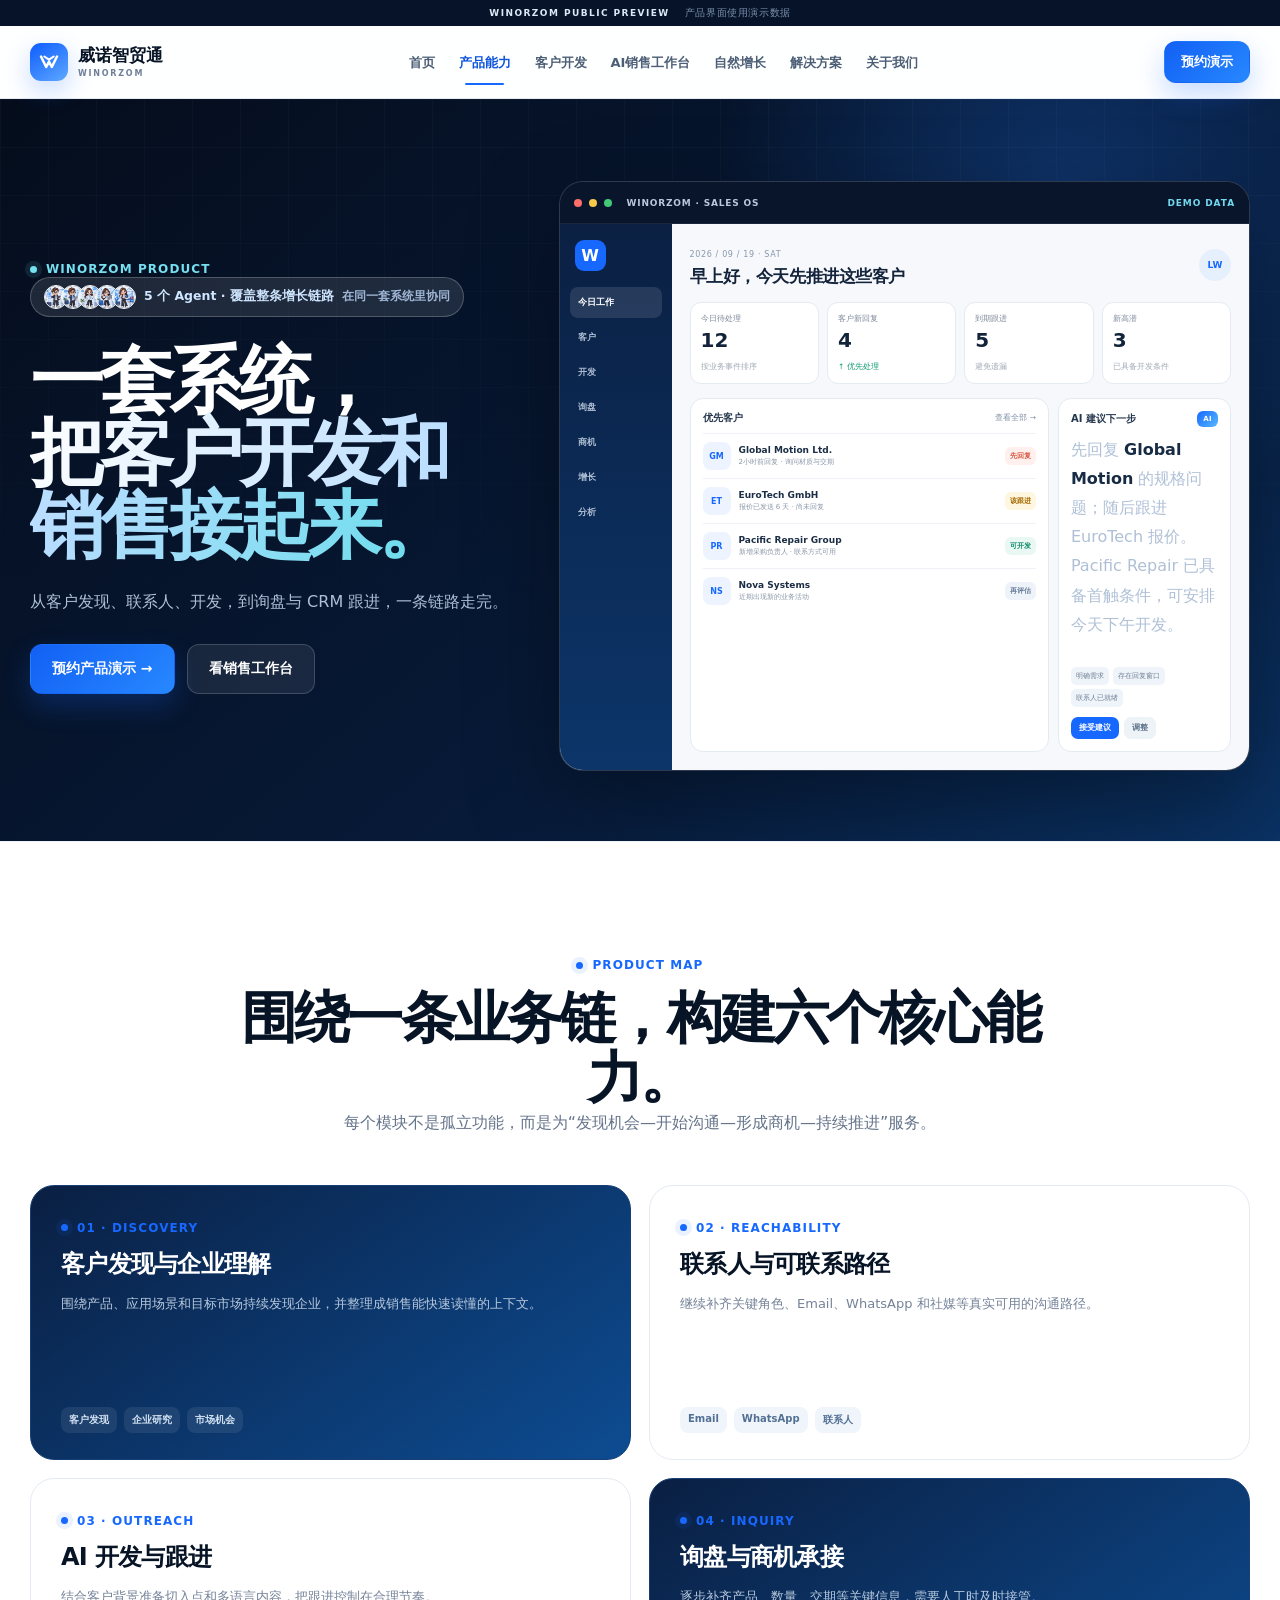
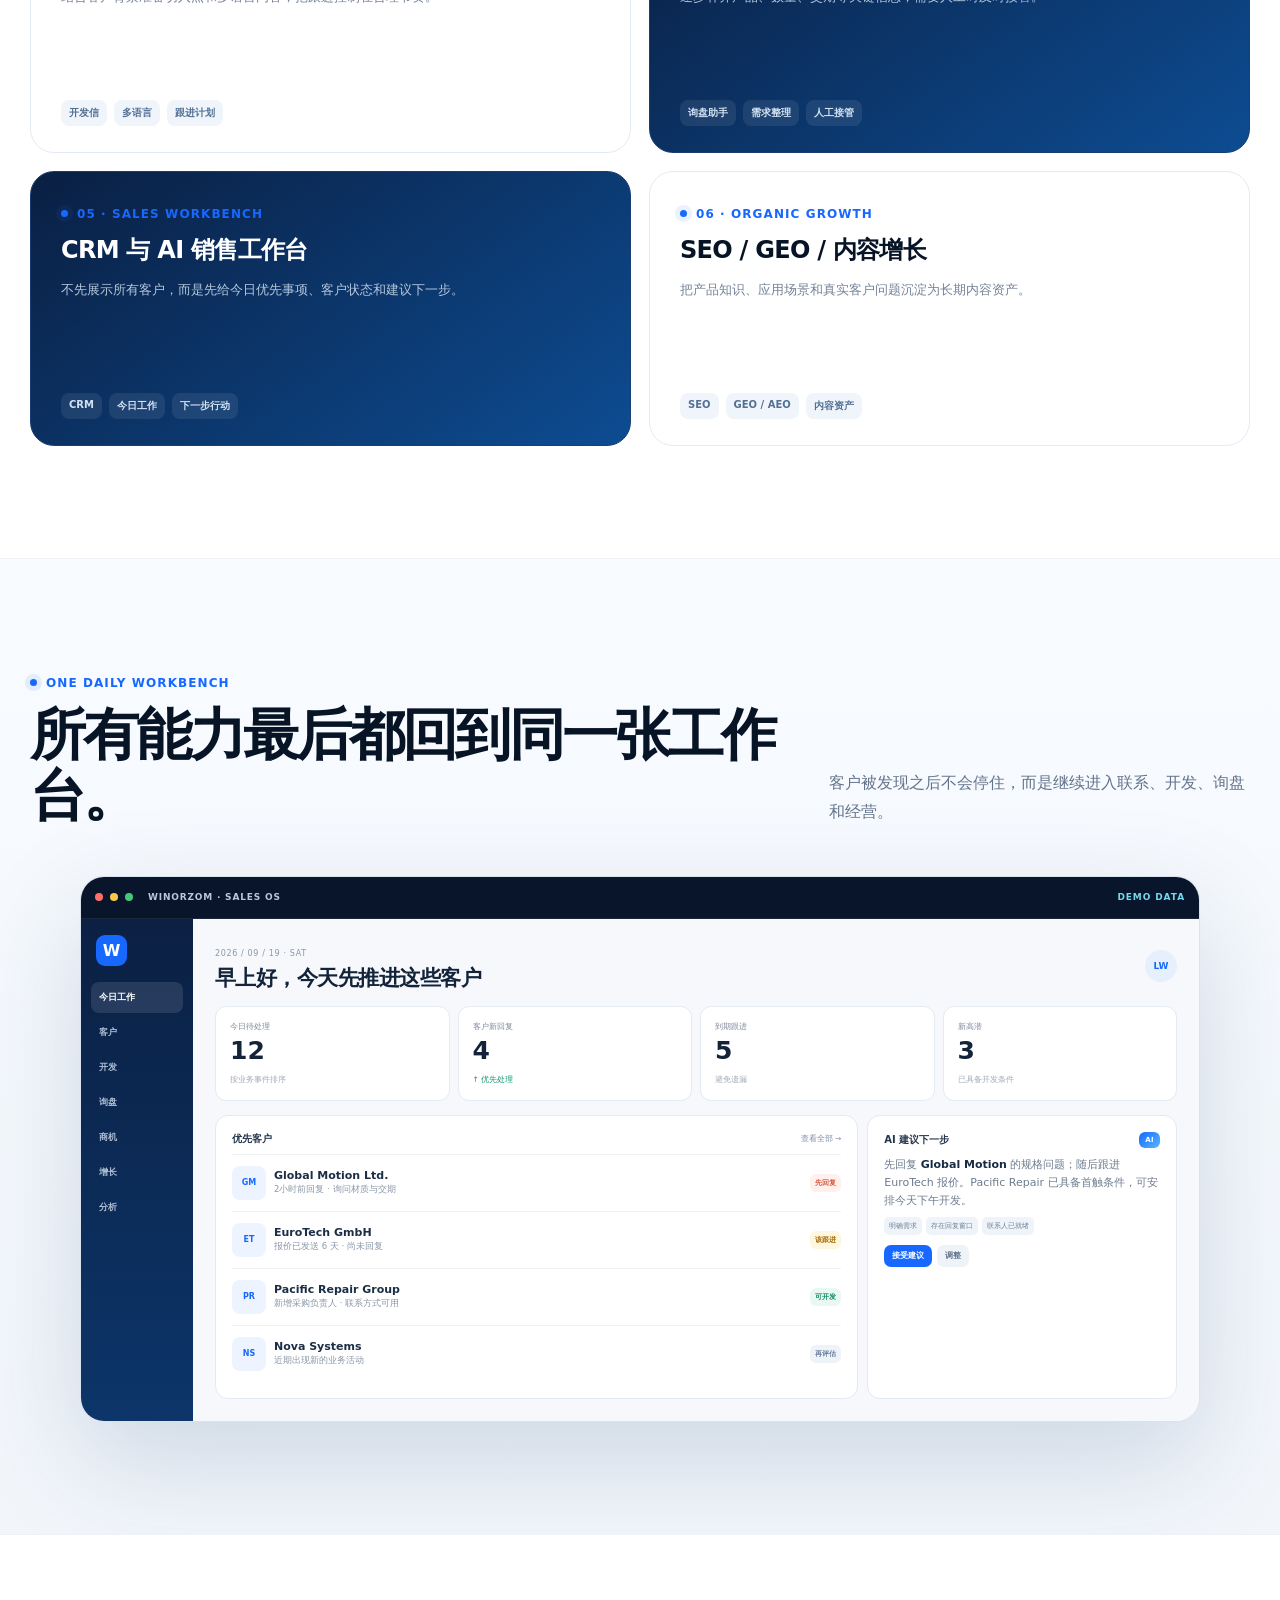
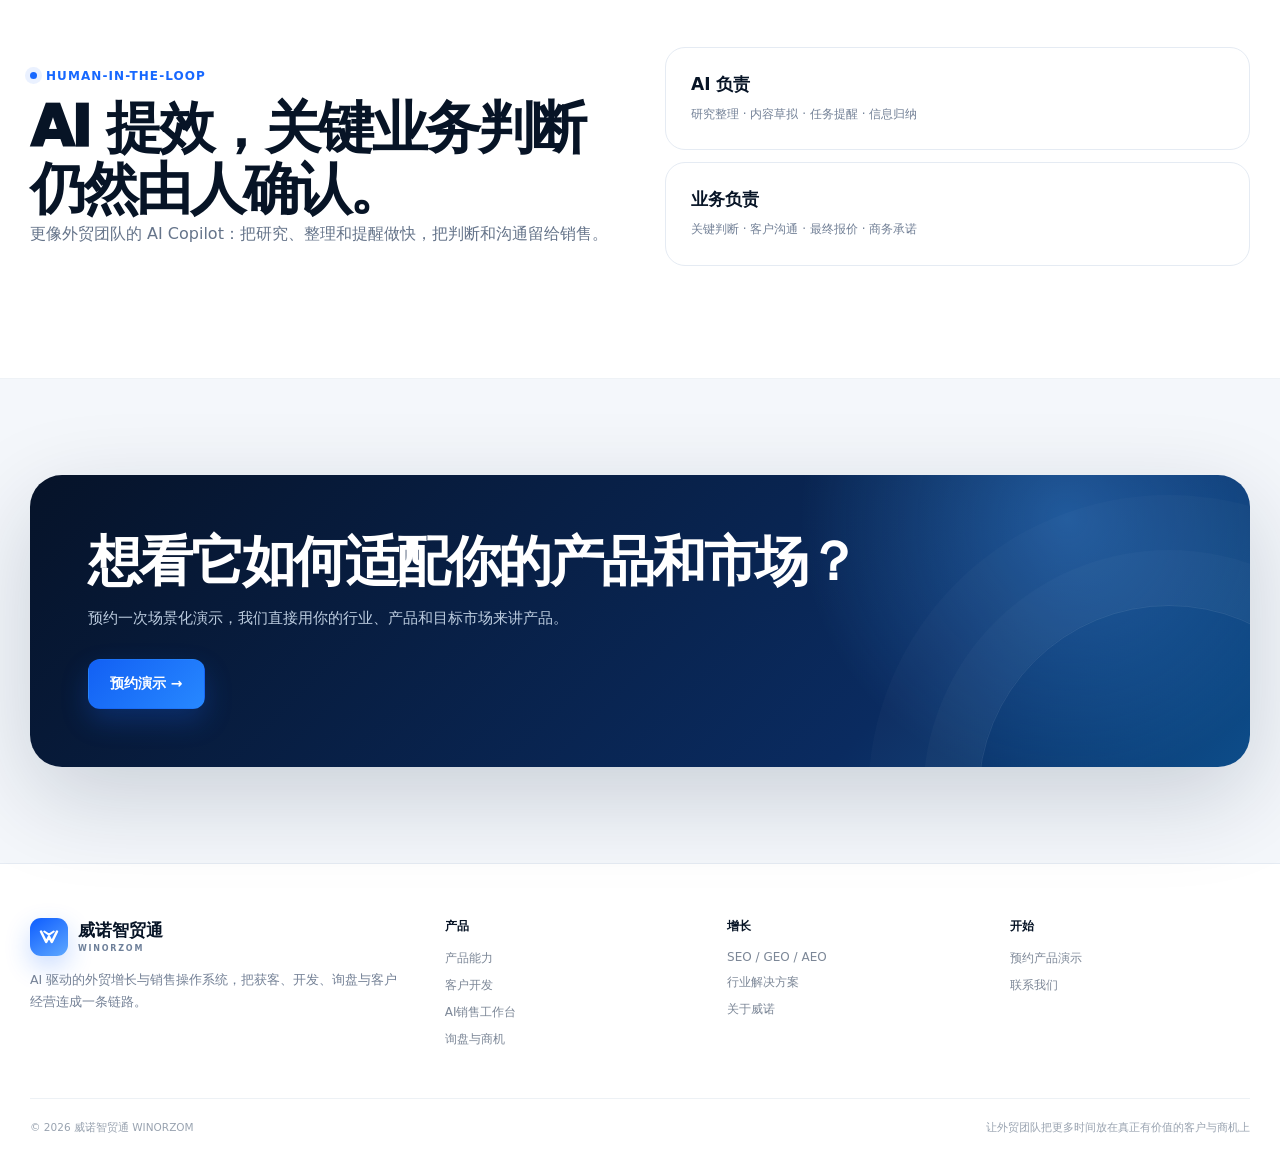
<file: product.html>
<!doctype html><html lang="zh-CN"><head>
<meta charset="utf-8"><meta name="viewport" content="width=device-width,initial-scale=1"><meta name="theme-color" content="#061329">
<link rel="icon" href="assets/favicon.svg" type="image/svg+xml"><link rel="stylesheet" href="assets/site.css">
<meta property="og:type" content="website"><meta property="og:site_name" content="威诺智贸通 WINORZOM"><meta property="og:image" content="https://liwei452.github.io/winorzom-public-demo/assets/hero-ai-trade.webp">
<title>产品能力｜AI外贸增长与销售操作系统｜威诺智贸通</title><meta name="description" content="威诺智贸通连接客户发现、联系人获取、AI开发、询盘承接、CRM销售工作台与SEO/GEO自然增长。"><meta property="og:title" content="产品能力｜AI外贸增长与销售操作系统｜威诺智贸通"><meta property="og:description" content="威诺智贸通连接客户发现、联系人获取、AI开发、询盘承接、CRM销售工作台与SEO/GEO自然增长。">
<script type="application/ld+json">{"@context":"https://schema.org","@type":"Organization","name":"威诺智贸通","alternateName":"WINORZOM","description":"面向中国外贸企业的AI外贸增长与销售操作系统。"}</script>
<script type="application/ld+json">{"@context":"https://schema.org","@type":"SoftwareApplication","name":"威诺智贸通 WINORZOM","applicationCategory":"BusinessApplication","operatingSystem":"Web","description":"帮助外贸企业发现客户、开发商机、承接询盘、推进销售并持续经营客户资产。"}</script></head><body> <div class="demo-strip"><b>WINORZOM PUBLIC PREVIEW</b><span>产品界面使用演示数据</span></div>
<div class="nav-wrap"><div class="container"><nav>
<a class="brand" href="index.html" aria-label="威诺智贸通首页">
  <span class="brand-mark"><svg viewBox="0 0 24 24" fill="none"><path d="M4 6.5 9.2 17 12 11.6 14.8 17 20 6.5" stroke="white" stroke-width="2.5" stroke-linecap="round" stroke-linejoin="round"/><path d="m7.3 6.5 4.7 3.2 4.7-3.2" stroke="white" stroke-width="2.1" stroke-linecap="round"/></svg></span>
  <span><div class="brand-cn">威诺智贸通</div><div class="brand-en">WINORZOM</div></span>
</a>
<div class="nav-links">
<a data-nav href="index.html">首页</a><a data-nav href="product.html">产品能力</a><a data-nav href="customer-development.html">客户开发</a><a data-nav href="sales-workbench.html">AI销售工作台</a><a data-nav href="growth.html">自然增长</a><a data-nav href="solutions.html">解决方案</a><a data-nav href="about.html">关于我们</a>
</div>
<div class="nav-actions"><button class="btn btn-ghost btn-sm menu-btn" aria-label="打开菜单">☰</button><a class="btn btn-primary btn-sm" href="#" data-demo>预约演示</a></div>
</nav></div></div>
<div class="mobile-menu"><a href="index.html">首页</a><a href="product.html">产品能力</a><a href="customer-development.html">客户开发</a><a href="sales-workbench.html">AI销售工作台</a><a href="inquiry.html">询盘与商机</a><a href="growth.html">自然增长</a><a href="solutions.html">解决方案</a><a href="about.html">关于我们</a></div>
<main>
<section class="modern-page-hero dark-page"><div class="container"><div class="modern-hero-grid"><div><span class="eyebrow light">WINORZOM PRODUCT</span><span class="agent-pill dark"><span class="agent-avatars"><img class="agent-avatar" src="assets/agent-discovery-avatar.webp" alt="" width="20" height="20" loading="lazy"><img class="agent-avatar" src="assets/agent-outreach-avatar.webp" alt="" width="20" height="20" loading="lazy"><img class="agent-avatar" src="assets/agent-inquiry-avatar.webp" alt="" width="20" height="20" loading="lazy"><img class="agent-avatar" src="assets/agent-growth-avatar.webp" alt="" width="20" height="20" loading="lazy"><img class="agent-avatar" src="assets/agent-sales-avatar.webp" alt="" width="20" height="20" loading="lazy"></span>5 个 Agent · 覆盖整条增长链路<em>在同一套系统里协同</em></span><h1>一套系统，<br><span>把客户开发和销售接起来。</span></h1><p>从客户发现、联系人、开发，到询盘与 CRM 跟进，一条链路走完。</p><div class="hero-actions"><a class="btn btn-primary" href="#" data-demo>预约产品演示 →</a><a class="btn btn-glass" href="sales-workbench.html">看销售工作台</a></div></div><div>
<div class="workspace-frame product-mini">
  <div class="workspace-chrome"><span></span><span></span><span></span><b>WINORZOM · SALES OS</b><em>DEMO DATA</em></div>
  <div class="workspace-body">
    <aside class="workspace-nav">
      <strong>W</strong><a class="on">今日工作</a><a>客户</a><a>开发</a><a>询盘</a><a>商机</a><a>增长</a><a>分析</a>
    </aside>
    <div class="workspace-content">
      <div class="ws-head"><div><small>2026 / 09 / 19 · SAT</small><h3>早上好，今天先推进这些客户</h3></div><div class="ws-user">LW</div></div>
      <div class="ws-kpis">
        <div><span>今日待处理</span><b>12</b><small>按业务事件排序</small></div>
        <div><span>客户新回复</span><b>4</b><small class="up">↑ 优先处理</small></div>
        <div><span>到期跟进</span><b>5</b><small>避免遗漏</small></div>
        <div><span>新高潜</span><b>3</b><small>已具备开发条件</small></div>
      </div>
      <div class="ws-grid">
        <section class="ws-card">
          <div class="ws-card-title"><b>优先客户</b><span>查看全部 →</span></div>
          <div class="account-row"><i>GM</i><div><b>Global Motion Ltd.</b><small>2小时前回复 · 询问材质与交期</small></div><em class="tag urgent">先回复</em></div>
          <div class="account-row"><i>ET</i><div><b>EuroTech GmbH</b><small>报价已发送 6 天 · 尚未回复</small></div><em class="tag follow">该跟进</em></div>
          <div class="account-row"><i>PR</i><div><b>Pacific Repair Group</b><small>新增采购负责人 · 联系方式可用</small></div><em class="tag ready">可开发</em></div>
          <div class="account-row"><i>NS</i><div><b>Nova Systems</b><small>近期出现新的业务活动</small></div><em class="tag watch">再评估</em></div>
        </section>
        <section class="ws-card ws-insight">
          <div class="ws-card-title"><b>AI 建议下一步</b><span class="ai-chip">AI</span></div>
          <p>先回复 <strong>Global Motion</strong> 的规格问题；随后跟进 EuroTech 报价。Pacific Repair 已具备首触条件，可安排今天下午开发。</p>
          <div class="why-list"><span>明确需求</span><span>存在回复窗口</span><span>联系人已就绪</span></div>
          <div class="ws-actions"><button>接受建议</button><button>调整</button></div>
        </section>
      </div>
    </div>
  </div>
</div></div></div></div></section>
<section class="section white"><div class="container"><div class="center"><span class="eyebrow">PRODUCT MAP</span><h2 class="section-title">围绕一条业务链，构建六个核心能力。</h2><p class="section-desc">每个模块不是孤立功能，而是为“发现机会—开始沟通—形成商机—持续推进”服务。</p></div>
<div class="cap-split product-map" style="margin-top:48px">
<article class="cap-panel blue"><span class="eyebrow">01 · DISCOVERY</span><h3>客户发现与企业理解</h3><p>围绕产品、应用场景和目标市场持续发现企业，并整理成销售能快速读懂的上下文。</p><div class="tagline"><span>客户发现</span><span>企业研究</span><span>市场机会</span></div></article>
<article class="cap-panel"><span class="eyebrow">02 · REACHABILITY</span><h3>联系人与可联系路径</h3><p>继续补齐关键角色、Email、WhatsApp 和社媒等真实可用的沟通路径。</p><div class="tagline"><span>Email</span><span>WhatsApp</span><span>联系人</span></div></article>
<article class="cap-panel"><span class="eyebrow">03 · OUTREACH</span><h3>AI 开发与跟进</h3><p>结合客户背景准备切入点和多语言内容，把跟进控制在合理节奏。</p><div class="tagline"><span>开发信</span><span>多语言</span><span>跟进计划</span></div></article>
<article class="cap-panel blue"><span class="eyebrow">04 · INQUIRY</span><h3>询盘与商机承接</h3><p>逐步补齐产品、数量、交期等关键信息，需要人工时及时接管。</p><div class="tagline"><span>询盘助手</span><span>需求整理</span><span>人工接管</span></div></article>
<article class="cap-panel blue"><span class="eyebrow">05 · SALES WORKBENCH</span><h3>CRM 与 AI 销售工作台</h3><p>不先展示所有客户，而是先给今日优先事项、客户状态和建议下一步。</p><div class="tagline"><span>CRM</span><span>今日工作</span><span>下一步行动</span></div></article>
<article class="cap-panel"><span class="eyebrow">06 · ORGANIC GROWTH</span><h3>SEO / GEO / 内容增长</h3><p>把产品知识、应用场景和真实客户问题沉淀为长期内容资产。</p><div class="tagline"><span>SEO</span><span>GEO / AEO</span><span>内容资产</span></div></article>
</div></div></section>
<section class="section soft workspace-section"><div class="container"><div class="section-head"><div><span class="eyebrow">ONE DAILY WORKBENCH</span><h2 class="section-title">所有能力最后都回到同一张工作台。</h2></div><p class="section-desc">客户被发现之后不会停住，而是继续进入联系、开发、询盘和经营。</p></div>
<div class="workspace-frame full-workspace">
  <div class="workspace-chrome"><span></span><span></span><span></span><b>WINORZOM · SALES OS</b><em>DEMO DATA</em></div>
  <div class="workspace-body">
    <aside class="workspace-nav">
      <strong>W</strong><a class="on">今日工作</a><a>客户</a><a>开发</a><a>询盘</a><a>商机</a><a>增长</a><a>分析</a>
    </aside>
    <div class="workspace-content">
      <div class="ws-head"><div><small>2026 / 09 / 19 · SAT</small><h3>早上好，今天先推进这些客户</h3></div><div class="ws-user">LW</div></div>
      <div class="ws-kpis">
        <div><span>今日待处理</span><b>12</b><small>按业务事件排序</small></div>
        <div><span>客户新回复</span><b>4</b><small class="up">↑ 优先处理</small></div>
        <div><span>到期跟进</span><b>5</b><small>避免遗漏</small></div>
        <div><span>新高潜</span><b>3</b><small>已具备开发条件</small></div>
      </div>
      <div class="ws-grid">
        <section class="ws-card">
          <div class="ws-card-title"><b>优先客户</b><span>查看全部 →</span></div>
          <div class="account-row"><i>GM</i><div><b>Global Motion Ltd.</b><small>2小时前回复 · 询问材质与交期</small></div><em class="tag urgent">先回复</em></div>
          <div class="account-row"><i>ET</i><div><b>EuroTech GmbH</b><small>报价已发送 6 天 · 尚未回复</small></div><em class="tag follow">该跟进</em></div>
          <div class="account-row"><i>PR</i><div><b>Pacific Repair Group</b><small>新增采购负责人 · 联系方式可用</small></div><em class="tag ready">可开发</em></div>
          <div class="account-row"><i>NS</i><div><b>Nova Systems</b><small>近期出现新的业务活动</small></div><em class="tag watch">再评估</em></div>
        </section>
        <section class="ws-card ws-insight">
          <div class="ws-card-title"><b>AI 建议下一步</b><span class="ai-chip">AI</span></div>
          <p>先回复 <strong>Global Motion</strong> 的规格问题；随后跟进 EuroTech 报价。Pacific Repair 已具备首触条件，可安排今天下午开发。</p>
          <div class="why-list"><span>明确需求</span><span>存在回复窗口</span><span>联系人已就绪</span></div>
          <div class="ws-actions"><button>接受建议</button><button>调整</button></div>
        </section>
      </div>
    </div>
  </div>
</div></div></section>
<section class="section white"><div class="container"><div class="split"><div><span class="eyebrow">HUMAN-IN-THE-LOOP</span><h2 class="section-title">AI 提效，关键业务判断仍然由人确认。</h2><p class="section-desc">更像外贸团队的 AI Copilot：把研究、整理和提醒做快，把判断和沟通留给销售。</p></div><div class="decision-grid"><div><b>AI 负责</b><span>研究整理 · 内容草拟 · 任务提醒 · 信息归纳</span></div><div><b>业务负责</b><span>关键判断 · 客户沟通 · 最终报价 · 商务承诺</span></div></div></div></div></section>
<section class="cta"><div class="container"><div class="cta-card"><h2>想看它如何适配你的产品和市场？</h2><p>预约一次场景化演示，我们直接用你的行业、产品和目标市场来讲产品。</p><a class="btn btn-primary" href="#" data-demo>预约演示 →</a></div></div></section>
</main><footer><div class="container"><div class="footer-grid">
<div class="footer-brand"><a class="brand" href="index.html" aria-label="威诺智贸通首页">
  <span class="brand-mark"><svg viewBox="0 0 24 24" fill="none"><path d="M4 6.5 9.2 17 12 11.6 14.8 17 20 6.5" stroke="white" stroke-width="2.5" stroke-linecap="round" stroke-linejoin="round"/><path d="m7.3 6.5 4.7 3.2 4.7-3.2" stroke="white" stroke-width="2.1" stroke-linecap="round"/></svg></span>
  <span><div class="brand-cn">威诺智贸通</div><div class="brand-en">WINORZOM</div></span>
</a><p>AI 驱动的外贸增长与销售操作系统，把获客、开发、询盘与客户经营连成一条链路。</p></div>
<div class="footer-col"><h4>产品</h4><a href="product.html">产品能力</a><a href="customer-development.html">客户开发</a><a href="sales-workbench.html">AI销售工作台</a><a href="inquiry.html">询盘与商机</a></div>
<div class="footer-col"><h4>增长</h4><a href="growth.html">SEO / GEO / AEO</a><a href="solutions.html">行业解决方案</a><a href="about.html">关于威诺</a></div>
<div class="footer-col"><h4>开始</h4><a href="#" data-demo>预约产品演示</a><a href="about.html#contact">联系我们</a></div>
</div><div class="copyright"><span>© 2026 威诺智贸通 WINORZOM</span><span>让外贸团队把更多时间放在真正有价值的客户与商机上</span></div></div></footer>
<div class="modal" id="demoModal"><div class="modal-card"><button class="modal-close" aria-label="关闭">×</button><h3>预约威诺智贸通演示</h3><p>告诉我们你的行业、产品和目标市场，我们会按真实外贸场景展示产品。</p><form class="form" id="demoForm"><input required placeholder="公司名称"><input required placeholder="姓名 / 称呼"><input required placeholder="手机或微信"><textarea placeholder="你的产品、目标市场或当前最想解决的问题"></textarea><button class="btn btn-primary" type="submit">提交预约</button><div class="form-note">当前为公开预览环境，表单仅模拟提交体验。</div><div class="form-success">已模拟提交成功。正式版可接入 CRM、邮件或企业微信等承接方式。</div></form></div></div><script src="assets/site.js"></script></body></html>
</file>
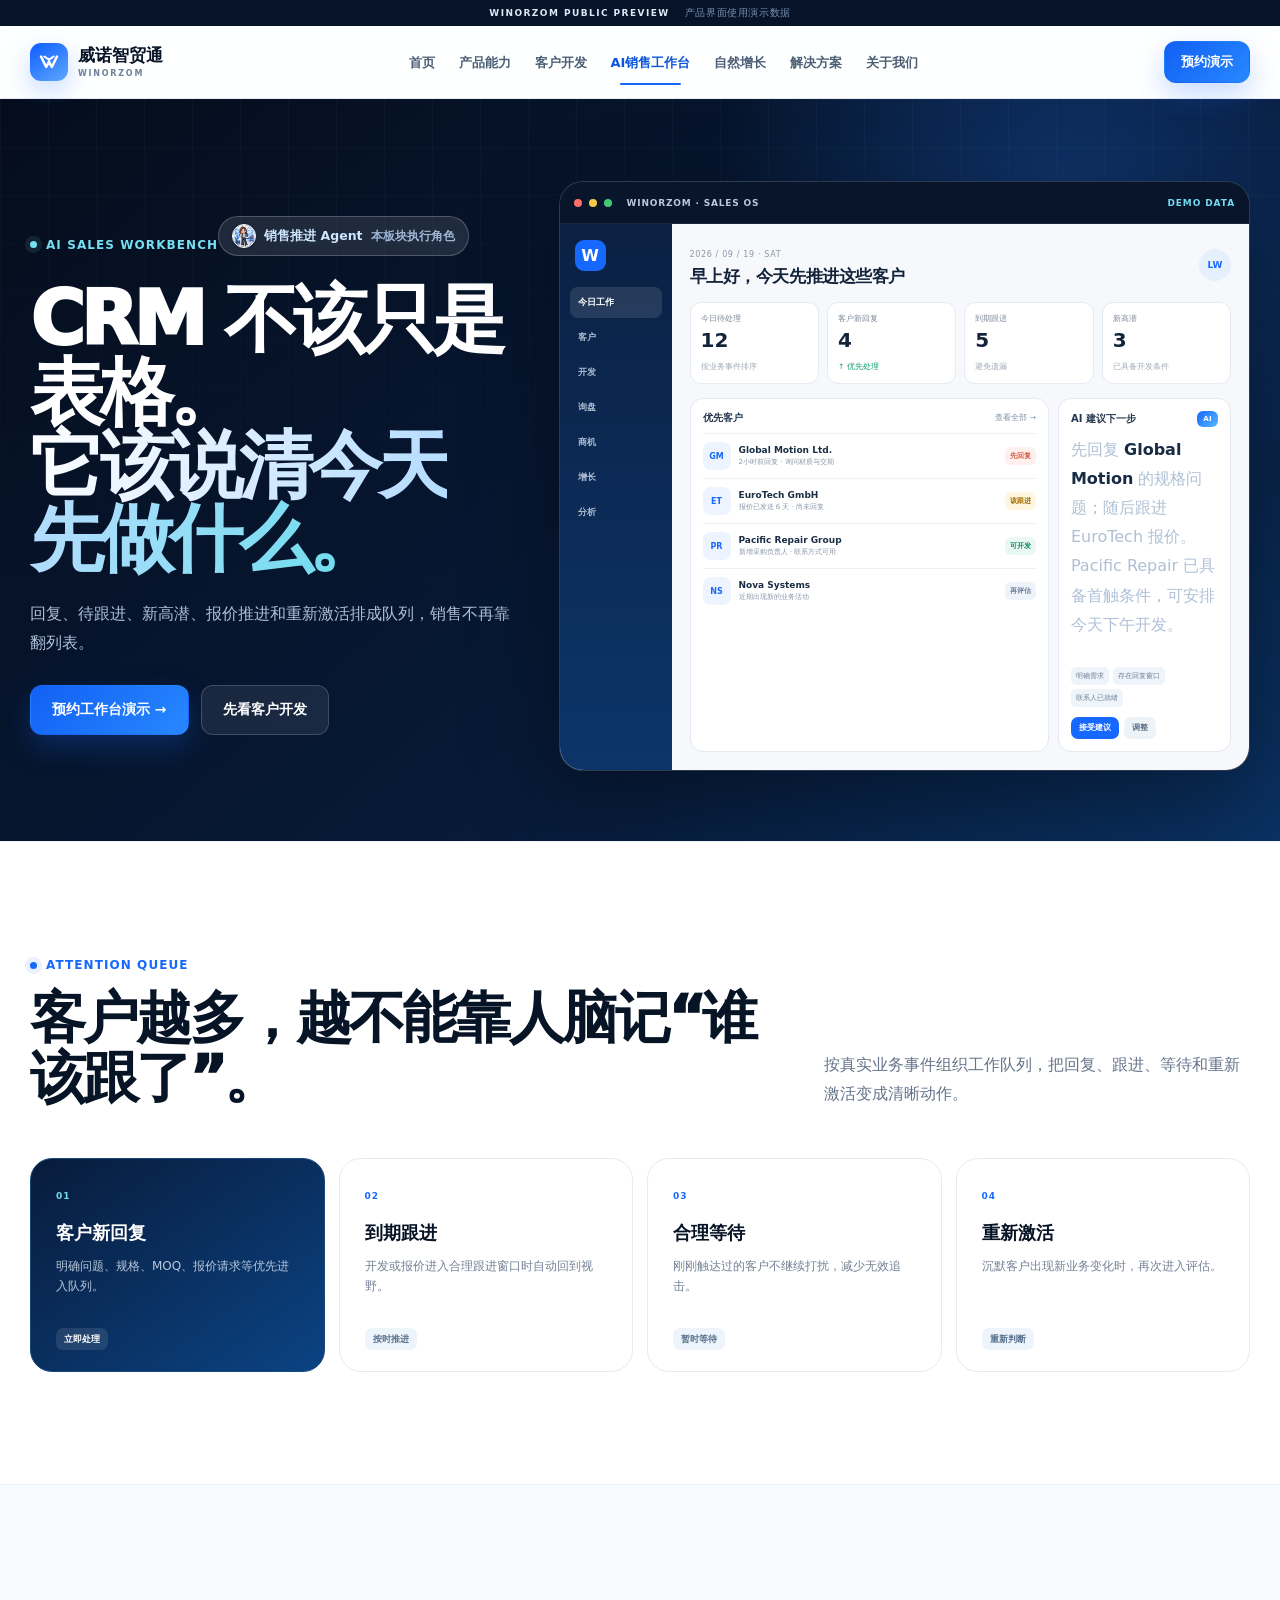
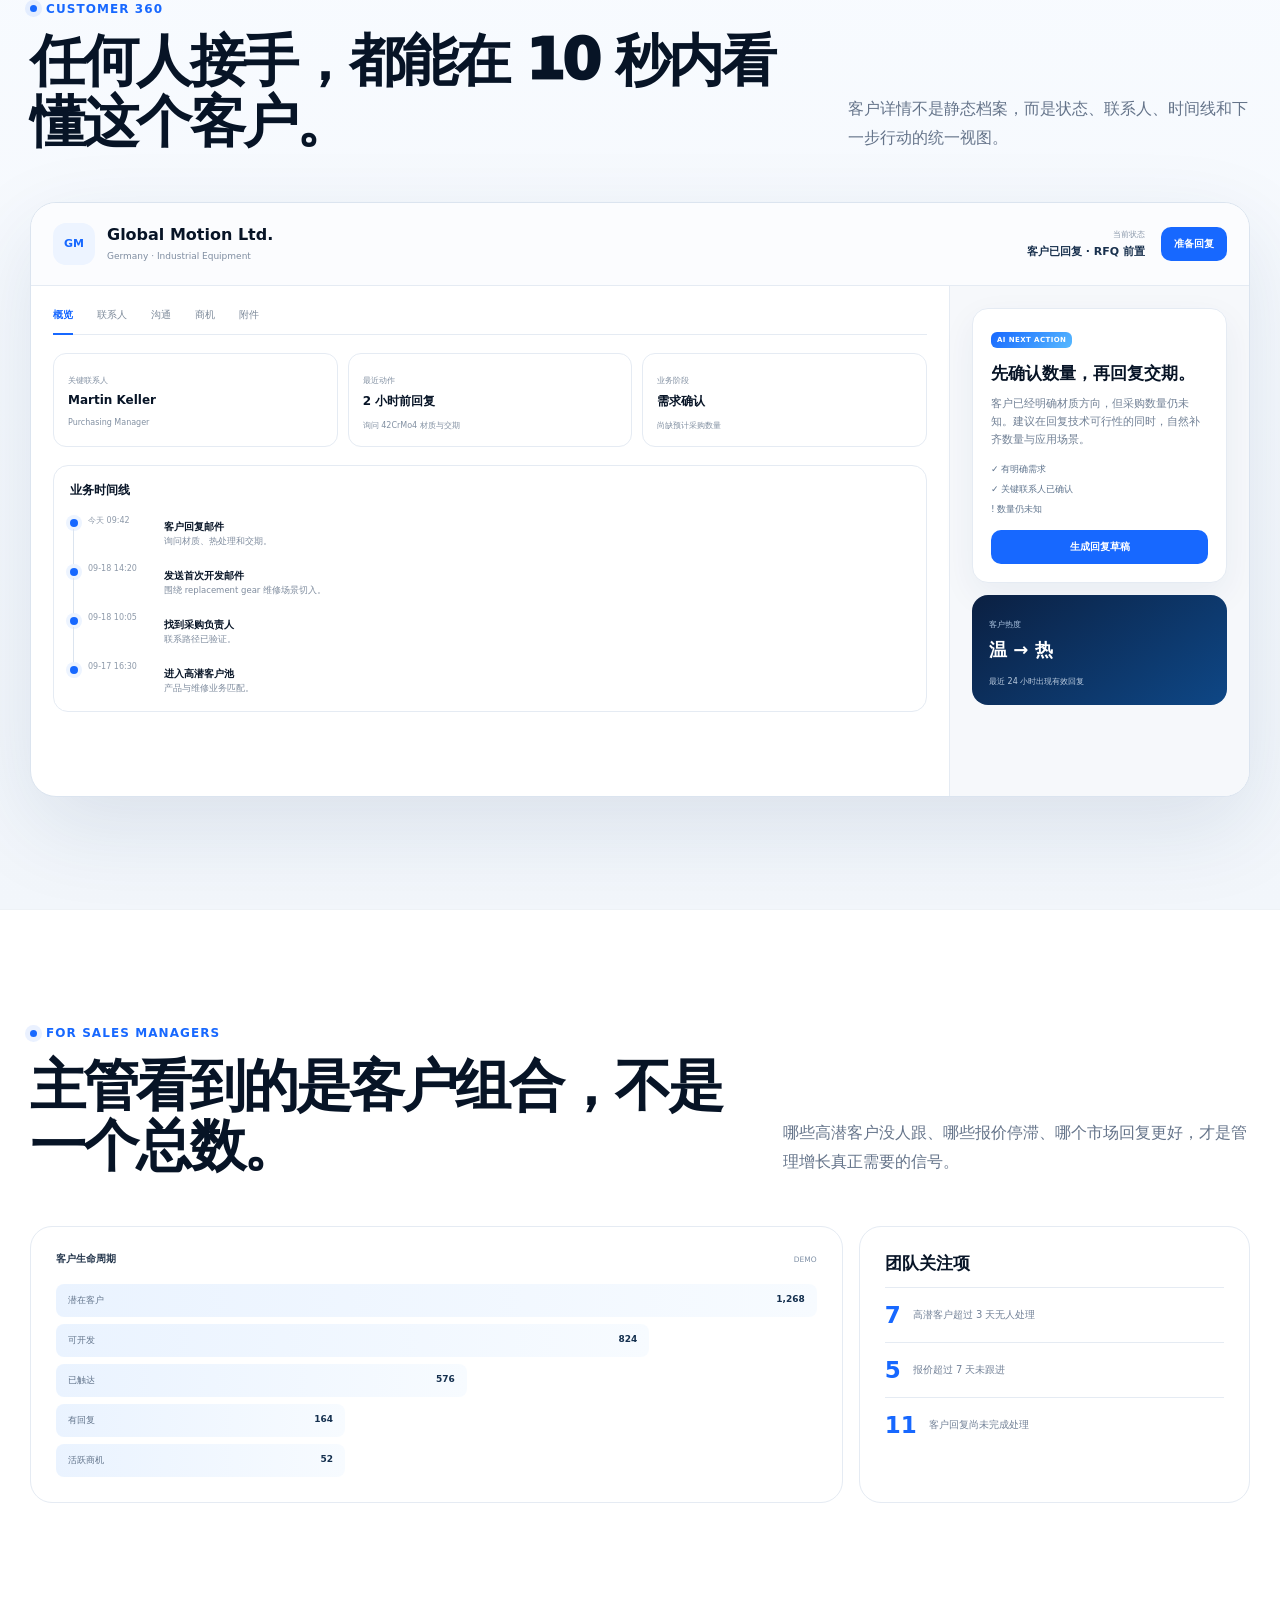
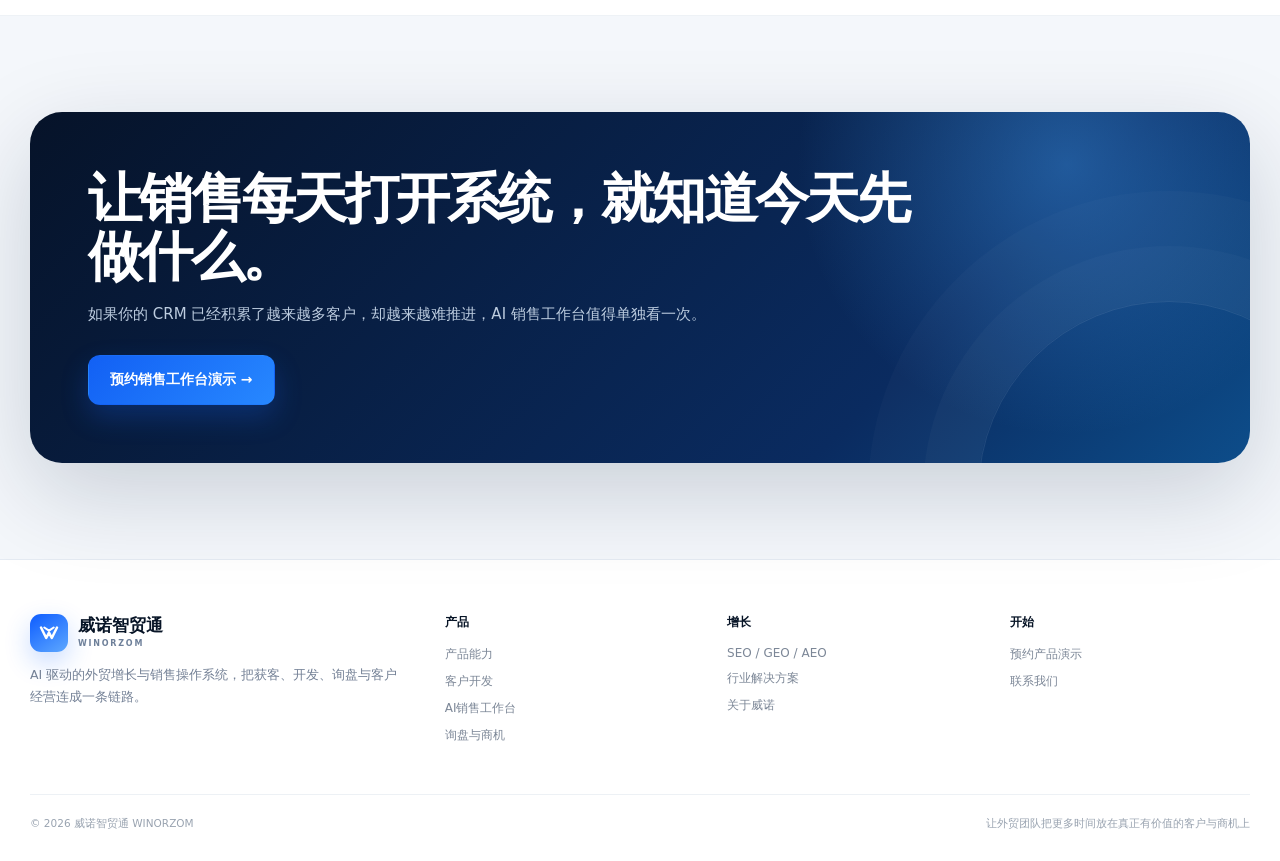
<file: sales-workbench.html>
<!doctype html><html lang="zh-CN"><head>
<meta charset="utf-8"><meta name="viewport" content="width=device-width,initial-scale=1"><meta name="theme-color" content="#061329">
<link rel="icon" href="assets/favicon.svg" type="image/svg+xml"><link rel="stylesheet" href="assets/site.css">
<meta property="og:type" content="website"><meta property="og:site_name" content="威诺智贸通 WINORZOM"><meta property="og:image" content="https://liwei452.github.io/winorzom-public-demo/assets/hero-ai-trade.webp">
<title>外贸CRM与AI销售工作台｜客户跟进与下一步建议｜威诺智贸通</title><meta name="description" content="威诺智贸通AI销售工作台围绕今日任务、客户状态、下一步行动、业务时间线和重新激活来管理外贸客户。"><meta property="og:title" content="外贸CRM与AI销售工作台｜客户跟进与下一步建议｜威诺智贸通"><meta property="og:description" content="威诺智贸通AI销售工作台围绕今日任务、客户状态、下一步行动、业务时间线和重新激活来管理外贸客户。">
<script type="application/ld+json">{"@context":"https://schema.org","@type":"Organization","name":"威诺智贸通","alternateName":"WINORZOM","description":"面向中国外贸企业的AI外贸增长与销售操作系统。"}</script>
<script type="application/ld+json">{"@context":"https://schema.org","@type":"SoftwareApplication","name":"威诺智贸通 WINORZOM","applicationCategory":"BusinessApplication","operatingSystem":"Web","description":"帮助外贸企业发现客户、开发商机、承接询盘、推进销售并持续经营客户资产。"}</script></head><body> <div class="demo-strip"><b>WINORZOM PUBLIC PREVIEW</b><span>产品界面使用演示数据</span></div>
<div class="nav-wrap"><div class="container"><nav>
<a class="brand" href="index.html" aria-label="威诺智贸通首页">
  <span class="brand-mark"><svg viewBox="0 0 24 24" fill="none"><path d="M4 6.5 9.2 17 12 11.6 14.8 17 20 6.5" stroke="white" stroke-width="2.5" stroke-linecap="round" stroke-linejoin="round"/><path d="m7.3 6.5 4.7 3.2 4.7-3.2" stroke="white" stroke-width="2.1" stroke-linecap="round"/></svg></span>
  <span><div class="brand-cn">威诺智贸通</div><div class="brand-en">WINORZOM</div></span>
</a>
<div class="nav-links">
<a data-nav href="index.html">首页</a><a data-nav href="product.html">产品能力</a><a data-nav href="customer-development.html">客户开发</a><a data-nav href="sales-workbench.html">AI销售工作台</a><a data-nav href="growth.html">自然增长</a><a data-nav href="solutions.html">解决方案</a><a data-nav href="about.html">关于我们</a>
</div>
<div class="nav-actions"><button class="btn btn-ghost btn-sm menu-btn" aria-label="打开菜单">☰</button><a class="btn btn-primary btn-sm" href="#" data-demo>预约演示</a></div>
</nav></div></div>
<div class="mobile-menu"><a href="index.html">首页</a><a href="product.html">产品能力</a><a href="customer-development.html">客户开发</a><a href="sales-workbench.html">AI销售工作台</a><a href="inquiry.html">询盘与商机</a><a href="growth.html">自然增长</a><a href="solutions.html">解决方案</a><a href="about.html">关于我们</a></div>
<main>
<section class="modern-page-hero sales-hero"><div class="container"><div class="modern-hero-grid"><div><span class="eyebrow light">AI SALES WORKBENCH</span><span class="agent-pill dark"><span class="agent-avatars"><img class="agent-avatar" src="assets/agent-sales-avatar.webp" alt="" width="20" height="20" loading="lazy"></span>销售推进 Agent<em>本板块执行角色</em></span><h1>CRM 不该只是表格。<br><span>它该说清今天先做什么。</span></h1><p>回复、待跟进、新高潜、报价推进和重新激活排成队列，销售不再靠翻列表。</p><div class="hero-actions"><a class="btn btn-primary" href="#" data-demo>预约工作台演示 →</a><a class="btn btn-glass" href="customer-development.html">先看客户开发</a></div></div><div>
<div class="workspace-frame sales-mini">
  <div class="workspace-chrome"><span></span><span></span><span></span><b>WINORZOM · SALES OS</b><em>DEMO DATA</em></div>
  <div class="workspace-body">
    <aside class="workspace-nav">
      <strong>W</strong><a class="on">今日工作</a><a>客户</a><a>开发</a><a>询盘</a><a>商机</a><a>增长</a><a>分析</a>
    </aside>
    <div class="workspace-content">
      <div class="ws-head"><div><small>2026 / 09 / 19 · SAT</small><h3>早上好，今天先推进这些客户</h3></div><div class="ws-user">LW</div></div>
      <div class="ws-kpis">
        <div><span>今日待处理</span><b>12</b><small>按业务事件排序</small></div>
        <div><span>客户新回复</span><b>4</b><small class="up">↑ 优先处理</small></div>
        <div><span>到期跟进</span><b>5</b><small>避免遗漏</small></div>
        <div><span>新高潜</span><b>3</b><small>已具备开发条件</small></div>
      </div>
      <div class="ws-grid">
        <section class="ws-card">
          <div class="ws-card-title"><b>优先客户</b><span>查看全部 →</span></div>
          <div class="account-row"><i>GM</i><div><b>Global Motion Ltd.</b><small>2小时前回复 · 询问材质与交期</small></div><em class="tag urgent">先回复</em></div>
          <div class="account-row"><i>ET</i><div><b>EuroTech GmbH</b><small>报价已发送 6 天 · 尚未回复</small></div><em class="tag follow">该跟进</em></div>
          <div class="account-row"><i>PR</i><div><b>Pacific Repair Group</b><small>新增采购负责人 · 联系方式可用</small></div><em class="tag ready">可开发</em></div>
          <div class="account-row"><i>NS</i><div><b>Nova Systems</b><small>近期出现新的业务活动</small></div><em class="tag watch">再评估</em></div>
        </section>
        <section class="ws-card ws-insight">
          <div class="ws-card-title"><b>AI 建议下一步</b><span class="ai-chip">AI</span></div>
          <p>先回复 <strong>Global Motion</strong> 的规格问题；随后跟进 EuroTech 报价。Pacific Repair 已具备首触条件，可安排今天下午开发。</p>
          <div class="why-list"><span>明确需求</span><span>存在回复窗口</span><span>联系人已就绪</span></div>
          <div class="ws-actions"><button>接受建议</button><button>调整</button></div>
        </section>
      </div>
    </div>
  </div>
</div></div></div></div></section>

<section class="section white"><div class="container"><div class="section-head"><div><span class="eyebrow">ATTENTION QUEUE</span><h2 class="section-title">客户越多，越不能靠人脑记“谁该跟了”。</h2></div><p class="section-desc">按真实业务事件组织工作队列，把回复、跟进、等待和重新激活变成清晰动作。</p></div>
<div class="queue-grid">
<div class="queue-card hot"><span>01</span><b>客户新回复</b><p>明确问题、规格、MOQ、报价请求等优先进入队列。</p><em>立即处理</em></div>
<div class="queue-card"><span>02</span><b>到期跟进</b><p>开发或报价进入合理跟进窗口时自动回到视野。</p><em>按时推进</em></div>
<div class="queue-card"><span>03</span><b>合理等待</b><p>刚刚触达过的客户不继续打扰，减少无效追击。</p><em>暂时等待</em></div>
<div class="queue-card"><span>04</span><b>重新激活</b><p>沉默客户出现新业务变化时，再次进入评估。</p><em>重新判断</em></div>
</div></div></section>

<section class="section soft"><div class="container"><div class="section-head"><div><span class="eyebrow">CUSTOMER 360</span><h2 class="section-title">任何人接手，都能在 10 秒内看懂这个客户。</h2></div><p class="section-desc">客户详情不是静态档案，而是状态、联系人、时间线和下一步行动的统一视图。</p></div>
<div class="customer-shell">
<div class="customer-top"><div class="customer-brand"><i>GM</i><div><h3>Global Motion Ltd.</h3><span>Germany · Industrial Equipment</span></div></div><div class="customer-state"><span>当前状态</span><b>客户已回复 · RFQ 前置</b></div><button class="primary-mini">准备回复</button></div>
<div class="customer-layout">
<div class="customer-main">
<div class="detail-tabs"><b>概览</b><span>联系人</span><span>沟通</span><span>商机</span><span>附件</span></div>
<div class="detail-grid"><div><span>关键联系人</span><b>Martin Keller</b><small>Purchasing Manager</small></div><div><span>最近动作</span><b>2 小时前回复</b><small>询问 42CrMo4 材质与交期</small></div><div><span>业务阶段</span><b>需求确认</b><small>尚缺预计采购数量</small></div></div>
<div class="timeline-card"><h4>业务时间线</h4>
<div class="timeline-item"><i></i><time>今天 09:42</time><div><b>客户回复邮件</b><span>询问材质、热处理和交期。</span></div></div>
<div class="timeline-item"><i></i><time>09-18 14:20</time><div><b>发送首次开发邮件</b><span>围绕 replacement gear 维修场景切入。</span></div></div>
<div class="timeline-item"><i></i><time>09-18 10:05</time><div><b>找到采购负责人</b><span>联系路径已验证。</span></div></div>
<div class="timeline-item"><i></i><time>09-17 16:30</time><div><b>进入高潜客户池</b><span>产品与维修业务匹配。</span></div></div>
</div>
</div>
<aside class="customer-side">
<div class="next-card"><span class="ai-chip">AI NEXT ACTION</span><h4>先确认数量，再回复交期。</h4><p>客户已经明确材质方向，但采购数量仍未知。建议在回复技术可行性的同时，自然补齐数量与应用场景。</p><div class="reason"><span>✓ 有明确需求</span><span>✓ 关键联系人已确认</span><span>! 数量仍未知</span></div><button>生成回复草稿</button></div>
<div class="health-card"><span>客户热度</span><b>温 → 热</b><small>最近 24 小时出现有效回复</small></div>
</aside></div></div>
</div></section>

<section class="section white"><div class="container"><div class="section-head"><div><span class="eyebrow">FOR SALES MANAGERS</span><h2 class="section-title">主管看到的是客户组合，不是一个总数。</h2></div><p class="section-desc">哪些高潜客户没人跟、哪些报价停滞、哪个市场回复更好，才是管理增长真正需要的信号。</p></div>
<div class="manager-grid"><div class="manager-chart"><div class="ws-card-title"><b>客户生命周期</b><span>DEMO</span></div><div class="funnel"><span style="--w:100%">潜在客户 <b>1,268</b></span><span style="--w:78%">可开发 <b>824</b></span><span style="--w:54%">已触达 <b>576</b></span><span style="--w:31%">有回复 <b>164</b></span><span style="--w:16%">活跃商机 <b>52</b></span></div></div>
<div class="manager-alerts"><h3>团队关注项</h3><div><b>7</b><span>高潜客户超过 3 天无人处理</span></div><div><b>5</b><span>报价超过 7 天未跟进</span></div><div><b>11</b><span>客户回复尚未完成处理</span></div></div></div>
</div></section>

<section class="cta"><div class="container"><div class="cta-card"><h2>让销售每天打开系统，就知道今天先做什么。</h2><p>如果你的 CRM 已经积累了越来越多客户，却越来越难推进，AI 销售工作台值得单独看一次。</p><a class="btn btn-primary" href="#" data-demo>预约销售工作台演示 →</a></div></div></section>
</main><footer><div class="container"><div class="footer-grid">
<div class="footer-brand"><a class="brand" href="index.html" aria-label="威诺智贸通首页">
  <span class="brand-mark"><svg viewBox="0 0 24 24" fill="none"><path d="M4 6.5 9.2 17 12 11.6 14.8 17 20 6.5" stroke="white" stroke-width="2.5" stroke-linecap="round" stroke-linejoin="round"/><path d="m7.3 6.5 4.7 3.2 4.7-3.2" stroke="white" stroke-width="2.1" stroke-linecap="round"/></svg></span>
  <span><div class="brand-cn">威诺智贸通</div><div class="brand-en">WINORZOM</div></span>
</a><p>AI 驱动的外贸增长与销售操作系统，把获客、开发、询盘与客户经营连成一条链路。</p></div>
<div class="footer-col"><h4>产品</h4><a href="product.html">产品能力</a><a href="customer-development.html">客户开发</a><a href="sales-workbench.html">AI销售工作台</a><a href="inquiry.html">询盘与商机</a></div>
<div class="footer-col"><h4>增长</h4><a href="growth.html">SEO / GEO / AEO</a><a href="solutions.html">行业解决方案</a><a href="about.html">关于威诺</a></div>
<div class="footer-col"><h4>开始</h4><a href="#" data-demo>预约产品演示</a><a href="about.html#contact">联系我们</a></div>
</div><div class="copyright"><span>© 2026 威诺智贸通 WINORZOM</span><span>让外贸团队把更多时间放在真正有价值的客户与商机上</span></div></div></footer>
<div class="modal" id="demoModal"><div class="modal-card"><button class="modal-close" aria-label="关闭">×</button><h3>预约威诺智贸通演示</h3><p>告诉我们你的行业、产品和目标市场，我们会按真实外贸场景展示产品。</p><form class="form" id="demoForm"><input required placeholder="公司名称"><input required placeholder="姓名 / 称呼"><input required placeholder="手机或微信"><textarea placeholder="你的产品、目标市场或当前最想解决的问题"></textarea><button class="btn btn-primary" type="submit">提交预约</button><div class="form-note">当前为公开预览环境，表单仅模拟提交体验。</div><div class="form-success">已模拟提交成功。正式版可接入 CRM、邮件或企业微信等承接方式。</div></form></div></div><script src="assets/site.js"></script></body></html>
</file>
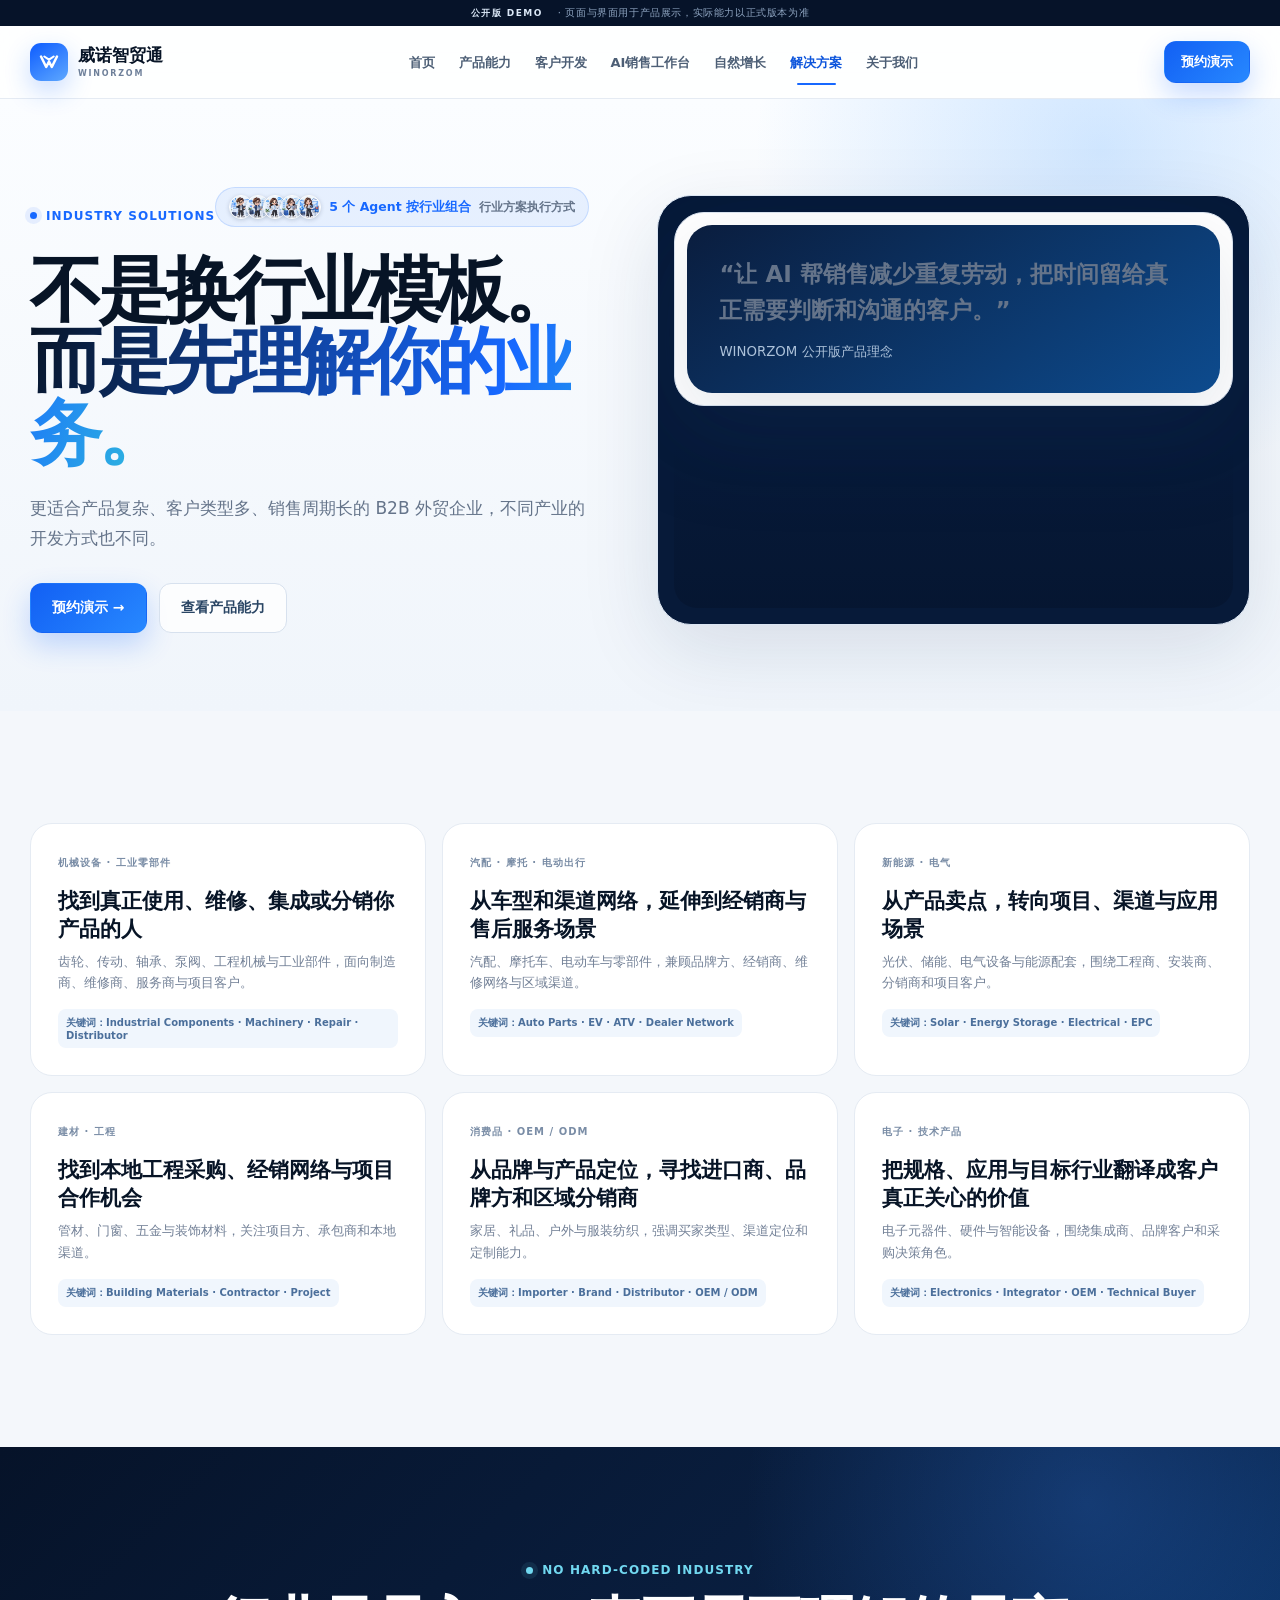
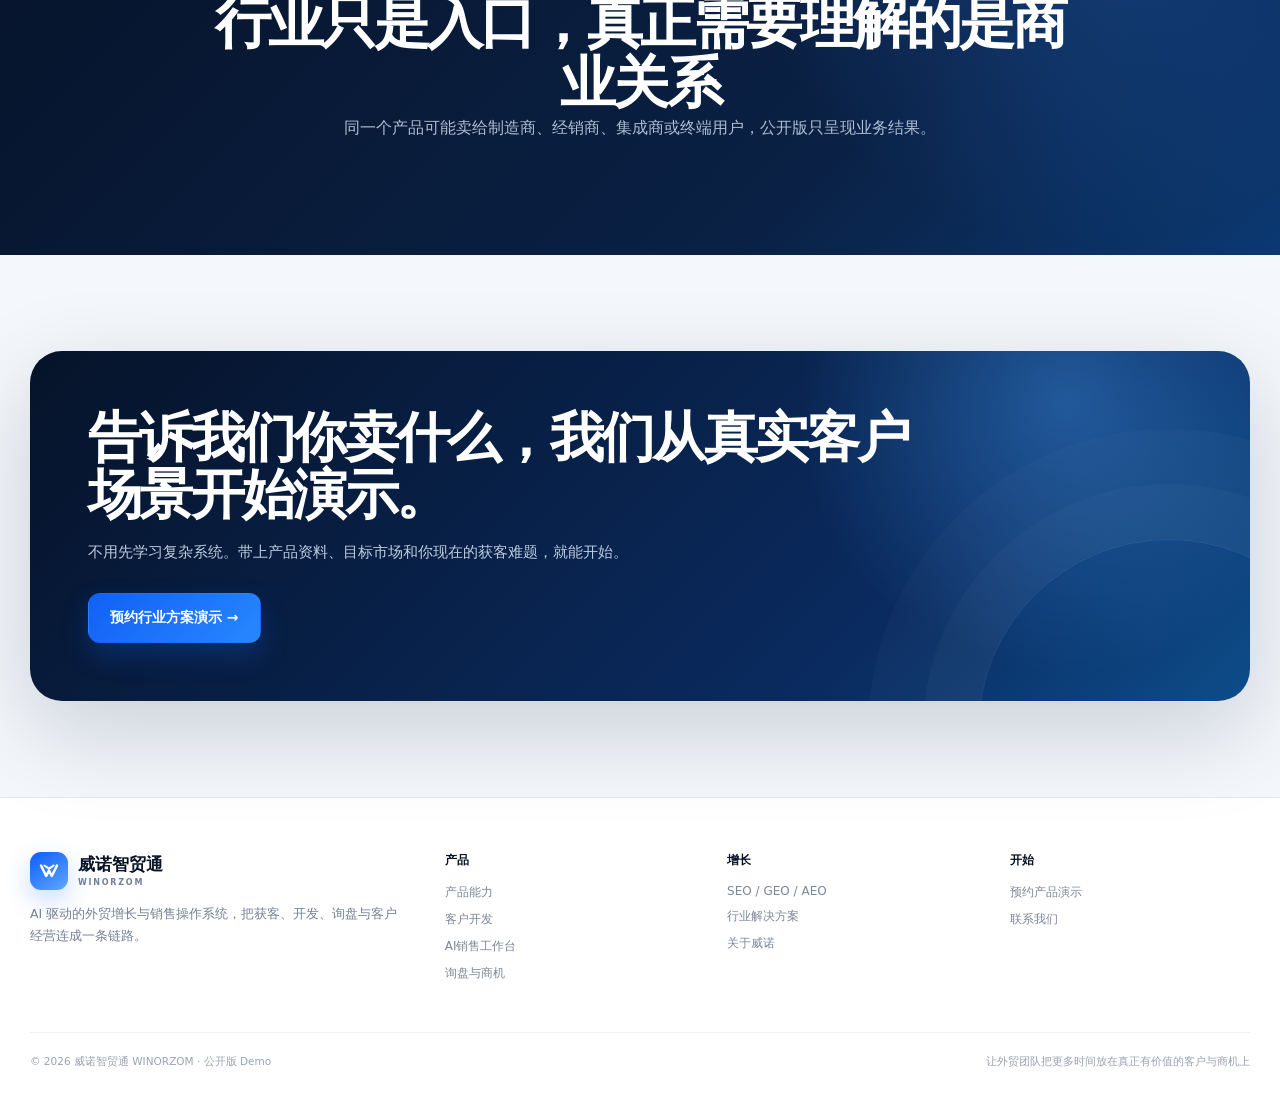
<file: solutions.html>
<!doctype html><html lang="zh-CN"><head><meta charset="utf-8"><meta name="viewport" content="width=device-width,initial-scale=1"><meta name="theme-color" content="#f7fbff"><link rel="icon" href="assets/favicon.svg" type="image/svg+xml"><link rel="stylesheet" href="assets/site.css"><meta property="og:type" content="website"><meta property="og:site_name" content="威诺智贸通 WINORZOM"><meta property="og:image" content="https://liwei452.github.io/winorzom-public-demo/assets/hero-ai-trade.webp"><title>外贸行业解决方案｜制造业、机械、汽配、新能源、OEM/ODM｜威诺智贸通</title><meta name="description" content="威诺智贸通面向机械设备、工业零部件、汽配、新能源、建材、消费品OEM/ODM和电子技术企业提供AI外贸获客与销售增长方案。"><meta property="og:title" content="外贸行业解决方案｜制造业、机械、汽配、新能源、OEM/ODM｜威诺智贸通"><meta property="og:description" content="威诺智贸通面向机械设备、工业零部件、汽配、新能源、建材、消费品OEM/ODM和电子技术企业提供AI外贸获客与销售增长方案。"><script type="application/ld+json">{"@context":"https://schema.org","@type":"Organization","name":"威诺智贸通","alternateName":"WINORZOM","description":"面向中国外贸企业的AI外贸增长与销售操作系统。"}</script></head><body><div class="demo-strip"><b>公开版 DEMO</b> · 页面与界面用于产品展示，实际能力以正式版本为准</div><div class="nav-wrap"><div class="container"><nav><a class="brand" href="index.html" aria-label="威诺智贸通首页"><span class="brand-mark"><svg viewBox="0 0 24 24" fill="none"><path d="M4 6.5 9.2 17 12 11.6 14.8 17 20 6.5" stroke="white" stroke-width="2.5" stroke-linecap="round" stroke-linejoin="round"/><path d="m7.3 6.5 4.7 3.2 4.7-3.2" stroke="white" stroke-width="2.1" stroke-linecap="round"/></svg></span><span><div class="brand-cn">威诺智贸通</div><div class="brand-en">WINORZOM</div></span></a><div class="nav-links"><a data-nav href="index.html">首页</a><a data-nav href="product.html">产品能力</a><a data-nav href="customer-development.html">客户开发</a><a data-nav href="sales-workbench.html">AI销售工作台</a><a data-nav href="growth.html">自然增长</a><a data-nav href="solutions.html">解决方案</a><a data-nav href="about.html">关于我们</a></div><div class="nav-actions"><button class="btn btn-ghost btn-sm menu-btn" aria-label="打开菜单">☰</button><a class="btn btn-primary btn-sm" href="#" data-demo>预约演示</a></div></nav></div></div><div class="mobile-menu"><a href="index.html">首页</a><a href="product.html">产品能力</a><a href="customer-development.html">客户开发</a><a href="sales-workbench.html">AI销售工作台</a><a href="inquiry.html">询盘与商机</a><a href="growth.html">自然增长</a><a href="solutions.html">解决方案</a><a href="about.html">关于我们</a></div><section class="page-hero"><div class="container"><div class="page-hero-grid"><div><span class="eyebrow">INDUSTRY SOLUTIONS</span><span class="agent-pill"><span class="agent-avatars"><img class="agent-avatar" src="assets/agent-discovery-avatar.webp" alt="" width="20" height="20" loading="lazy"><img class="agent-avatar" src="assets/agent-outreach-avatar.webp" alt="" width="20" height="20" loading="lazy"><img class="agent-avatar" src="assets/agent-inquiry-avatar.webp" alt="" width="20" height="20" loading="lazy"><img class="agent-avatar" src="assets/agent-growth-avatar.webp" alt="" width="20" height="20" loading="lazy"><img class="agent-avatar" src="assets/agent-sales-avatar.webp" alt="" width="20" height="20" loading="lazy"></span>5 个 Agent 按行业组合<em>行业方案执行方式</em></span><h1>不是换行业模板。<br><span class="grad">而是先理解你的业务。</span></h1><p>更适合产品复杂、客户类型多、销售周期长的 B2B 外贸企业，不同产业的开发方式也不同。</p><div class="hero-actions"><a class="btn btn-primary" href="#" data-demo>预约演示 →</a><a class="btn btn-ghost" href="product.html">查看产品能力</a></div></div><div class="page-visual"><div class="mock" style="width:100%"><div class="quote-card"><p>“让 AI 帮销售减少重复劳动，把时间留给真正需要判断和沟通的客户。”</p><small>WINORZOM 公开版产品理念</small></div></div></div></div></div></section>
<section class="section"><div class="container"><div class="industry-grid"><div class="industry-card"><small>机械设备 · 工业零部件</small><h3>找到真正使用、维修、集成或分销你产品的人</h3><p>齿轮、传动、轴承、泵阀、工程机械与工业部件，面向制造商、维修商、服务商与项目客户。</p><span class="keywords">关键词：Industrial Components · Machinery · Repair · Distributor</span></div><div class="industry-card"><small>汽配 · 摩托 · 电动出行</small><h3>从车型和渠道网络，延伸到经销商与售后服务场景</h3><p>汽配、摩托车、电动车与零部件，兼顾品牌方、经销商、维修网络与区域渠道。</p><span class="keywords">关键词：Auto Parts · EV · ATV · Dealer Network</span></div><div class="industry-card"><small>新能源 · 电气</small><h3>从产品卖点，转向项目、渠道与应用场景</h3><p>光伏、储能、电气设备与能源配套，围绕工程商、安装商、分销商和项目客户。</p><span class="keywords">关键词：Solar · Energy Storage · Electrical · EPC</span></div><div class="industry-card"><small>建材 · 工程</small><h3>找到本地工程采购、经销网络与项目合作机会</h3><p>管材、门窗、五金与装饰材料，关注项目方、承包商和本地渠道。</p><span class="keywords">关键词：Building Materials · Contractor · Project</span></div><div class="industry-card"><small>消费品 · OEM / ODM</small><h3>从品牌与产品定位，寻找进口商、品牌方和区域分销商</h3><p>家居、礼品、户外与服装纺织，强调买家类型、渠道定位和定制能力。</p><span class="keywords">关键词：Importer · Brand · Distributor · OEM / ODM</span></div><div class="industry-card"><small>电子 · 技术产品</small><h3>把规格、应用与目标行业翻译成客户真正关心的价值</h3><p>电子元器件、硬件与智能设备，围绕集成商、品牌客户和采购决策角色。</p><span class="keywords">关键词：Electronics · Integrator · OEM · Technical Buyer</span></div></div></div></section>
<section class="section dark"><div class="container"><div class="center"><span class="eyebrow">NO HARD-CODED INDUSTRY</span><h2 class="section-title">行业只是入口，真正需要理解的是商业关系</h2><p class="section-desc">同一个产品可能卖给制造商、经销商、集成商或终端用户，公开版只呈现业务结果。</p></div></div></section><section class="cta"><div class="container"><div class="cta-card"><h2>告诉我们你卖什么，我们从真实客户场景开始演示。</h2><p>不用先学习复杂系统。带上产品资料、目标市场和你现在的获客难题，就能开始。</p><a class="btn btn-primary" href="#" data-demo>预约行业方案演示 →</a></div></div></section><footer><div class="container"><div class="footer-grid"><div class="footer-brand"><a class="brand" href="index.html" aria-label="威诺智贸通首页"><span class="brand-mark"><svg viewBox="0 0 24 24" fill="none"><path d="M4 6.5 9.2 17 12 11.6 14.8 17 20 6.5" stroke="white" stroke-width="2.5" stroke-linecap="round" stroke-linejoin="round"/><path d="m7.3 6.5 4.7 3.2 4.7-3.2" stroke="white" stroke-width="2.1" stroke-linecap="round"/></svg></span><span><div class="brand-cn">威诺智贸通</div><div class="brand-en">WINORZOM</div></span></a><p>AI 驱动的外贸增长与销售操作系统，把获客、开发、询盘与客户经营连成一条链路。</p></div><div class="footer-col"><h4>产品</h4><a href="product.html">产品能力</a><a href="customer-development.html">客户开发</a><a href="sales-workbench.html">AI销售工作台</a><a href="inquiry.html">询盘与商机</a></div><div class="footer-col"><h4>增长</h4><a href="growth.html">SEO / GEO / AEO</a><a href="solutions.html">行业解决方案</a><a href="about.html">关于威诺</a></div><div class="footer-col"><h4>开始</h4><a href="#" data-demo>预约产品演示</a><a href="about.html#contact">联系我们</a></div></div><div class="copyright"><span>© 2026 威诺智贸通 WINORZOM · 公开版 Demo</span><span>让外贸团队把更多时间放在真正有价值的客户与商机上</span></div></div></footer><div class="modal" id="demoModal"><div class="modal-card"><button class="modal-close" aria-label="关闭">×</button><h3>预约威诺智贸通演示</h3><p>告诉我们你的行业和目标市场，我们将以实际外贸场景展示产品。公开版 Demo 不会真正提交数据。</p><form class="form" id="demoForm"><input required placeholder="公司名称"><input required placeholder="姓名 / 称呼"><input required placeholder="手机或微信"><textarea placeholder="你的产品、目标市场或当前最想解决的问题"></textarea><button class="btn btn-primary" type="submit">提交预约</button><div class="form-note">Demo 环境仅模拟表单体验；正式上线后再接入企业线索系统与隐私政策。</div><div class="form-success">已模拟提交成功。正式版可接入 CRM / 邮件 / 企业微信等承接方式。</div></form></div></div><script src="assets/site.js"></script></body></html>
</file>
<file: assets/site.css>
:root{
  --bg:#f4f7fb;--paper:#fff;--ink:#071426;--ink2:#10233f;--muted:#65748a;--muted2:#8b97a8;
  --line:#e5ebf3;--line2:#d7e1ef;--blue:#1768ff;--blue2:#5aa6ff;--cyan:#35d4e5;--navy:#061329;
  --green:#10a879;--orange:#ff9a42;--r:28px;--rs:18px;--max:1220px;
  --shadow:0 24px 80px rgba(16,42,86,.12);--shadow2:0 16px 44px rgba(16,42,86,.08)
}
*{box-sizing:border-box}html{scroll-behavior:smooth}body{margin:0;background:var(--bg);color:var(--ink);font-family:Inter,"PingFang SC","Microsoft YaHei",system-ui,-apple-system,BlinkMacSystemFont,"Segoe UI",sans-serif;-webkit-font-smoothing:antialiased}a{text-decoration:none;color:inherit}img{display:block;max-width:100%}button,input,textarea{font:inherit}.container{width:min(var(--max),calc(100% - 48px));margin:auto}
.demo-strip{height:30px;display:flex;align-items:center;justify-content:center;background:#061329;color:#aebdd1;font-size:11px;letter-spacing:.03em}.demo-strip b{color:#fff;margin-right:7px}.nav-wrap{position:sticky;top:0;z-index:90;background:rgba(250,252,255,.88);backdrop-filter:blur(22px);border-bottom:1px solid rgba(224,231,241,.86)}nav{height:70px;display:flex;align-items:center;justify-content:space-between;gap:26px}.brand{display:flex;align-items:center;gap:10px;min-width:max-content}.brand-mark{width:38px;height:38px;border-radius:12px;display:grid;place-items:center;background:linear-gradient(145deg,#0d5cff,#5ea8ff);box-shadow:0 10px 26px rgba(23,104,255,.24)}.brand-mark svg{width:24px}.brand-cn{font-weight:900;font-size:17px;line-height:1}.brand-en{font-size:8px;letter-spacing:.22em;font-weight:850;color:#6d7f99;margin-top:5px}.nav-links{display:flex;align-items:center;gap:26px;color:#4d5f76;font-size:13px;font-weight:720}.nav-links a{padding:26px 0 24px;position:relative}.nav-links a:hover,.nav-links a.active{color:#0d55dc}.nav-links a.active:after{content:"";position:absolute;left:12%;right:12%;bottom:11px;height:2px;border-radius:99px;background:#1768ff}.nav-actions{display:flex;align-items:center;gap:10px}.menu-btn{display:none!important}.btn{display:inline-flex;align-items:center;justify-content:center;gap:9px;height:50px;border-radius:14px;padding:0 21px;border:1px solid transparent;font-weight:800;font-size:14px;cursor:pointer;transition:.22s ease}.btn-sm{height:42px;padding:0 16px;font-size:13px}.btn-primary{color:#fff;background:linear-gradient(135deg,#1260f4,#2788ff);box-shadow:0 12px 28px rgba(23,104,255,.24)}.btn-primary:hover{transform:translateY(-2px);box-shadow:0 18px 40px rgba(23,104,255,.28)}.btn-ghost{background:rgba(255,255,255,.8);border-color:#d7e1ee;color:#294564}.btn-ghost:hover{background:#fff;border-color:#bcd0e8}.btn-dark{background:#0a1d3c;color:white}.btn-link{height:auto;padding:0;border:0;color:#1768ff;background:transparent}
.eyebrow{display:inline-flex;align-items:center;gap:9px;font-size:12px;font-weight:850;letter-spacing:.09em;text-transform:uppercase;color:#1768ff}.eyebrow:before{content:"";width:7px;height:7px;border-radius:50%;background:#1768ff;box-shadow:0 0 0 5px rgba(23,104,255,.09)}
.hero{position:relative;overflow:hidden;padding:88px 0 78px;background:radial-gradient(circle at 78% 18%,rgba(38,123,255,.23),transparent 30%),radial-gradient(circle at 20% 15%,rgba(54,210,227,.08),transparent 24%),linear-gradient(135deg,#061329 0%,#0a2145 58%,#0c3975 100%);color:#fff}.hero:before{content:"";position:absolute;inset:0;background-image:linear-gradient(rgba(255,255,255,.035) 1px,transparent 1px),linear-gradient(90deg,rgba(255,255,255,.035) 1px,transparent 1px);background-size:54px 54px;mask-image:linear-gradient(to bottom,#000 0%,transparent 85%)}.hero-grid{position:relative;z-index:2;display:grid;grid-template-columns:.9fr 1.1fr;gap:62px;align-items:center}.hero h1{font-size:clamp(54px,6.6vw,84px);line-height:.98;letter-spacing:-.065em;margin:22px 0 24px;font-weight:930}.hero .grad{background:linear-gradient(110deg,#fff 0%,#bfe0ff 44%,#62d9ee 95%);-webkit-background-clip:text;background-clip:text;color:transparent}.hero p{font-size:18px;line-height:1.8;color:#b9c8dc;max-width:660px;margin:0 0 30px}.hero p b{color:#fff}.hero-actions{display:flex;gap:12px;flex-wrap:wrap}.hero .btn-ghost{color:#e7f1ff;background:rgba(255,255,255,.07);border-color:rgba(255,255,255,.18)}.hero-points{display:flex;gap:18px;flex-wrap:wrap;margin-top:31px;color:#9fb2ca;font-size:12px;font-weight:700}.hero-points span{display:flex;align-items:center;gap:8px}.check{width:19px;height:19px;border-radius:50%;display:grid;place-items:center;background:rgba(74,230,191,.13);color:#63e1bd;font-size:10px;border:1px solid rgba(99,225,189,.24)}
.hero-visual{position:relative;min-height:560px}.hero-orb{position:absolute;inset:0 0 0 30px;border-radius:42px;overflow:hidden;box-shadow:0 42px 120px rgba(0,0,0,.28);border:1px solid rgba(255,255,255,.12);background:#0c2348}.hero-orb:after{content:"";position:absolute;inset:0;background:linear-gradient(90deg,rgba(6,19,41,.15),transparent 35%),linear-gradient(180deg,transparent 55%,rgba(6,19,41,.64));pointer-events:none}.hero-orb img{width:100%;height:100%;object-fit:cover;object-position:55% center;filter:saturate(.92) contrast(1.02)}.hero-workcard{position:absolute;left:0;bottom:24px;width:320px;padding:18px;border-radius:22px;background:rgba(252,254,255,.95);box-shadow:0 26px 72px rgba(0,0,0,.22);color:#0d1d32;border:1px solid rgba(255,255,255,.75);backdrop-filter:blur(20px);z-index:3}.workcard-top{display:flex;align-items:center;justify-content:space-between;gap:12px;margin-bottom:14px}.workcard-top small{color:#7b8ba1;font-size:11px}.live-dot{display:flex;gap:6px;align-items:center;color:#188666;font-size:10px;font-weight:850}.live-dot:before{content:"";width:7px;height:7px;border-radius:50%;background:#1ecf98;box-shadow:0 0 0 5px rgba(30,207,152,.10)}.work-item{display:flex;align-items:center;gap:10px;padding:11px 0;border-top:1px solid #edf1f6}.work-item:first-of-type{border-top:0}.avatar-dot{width:34px;height:34px;border-radius:11px;display:grid;place-items:center;background:#eef5ff;color:#1768ff;font-size:10px;font-weight:900}.work-item b{font-size:12px}.work-item span{display:block;font-size:10px;color:#8290a4;margin-top:3px}.action-pill{margin-left:auto;font-size:9px;padding:5px 7px;border-radius:7px;background:#e9f7f3;color:#12825f;font-weight:850}.hero-float{position:absolute;right:-12px;top:30px;padding:13px 15px;border-radius:16px;background:rgba(255,255,255,.1);border:1px solid rgba(255,255,255,.15);backdrop-filter:blur(18px);z-index:3;color:#fff}.hero-float small{display:block;color:#afc3dd;font-size:10px}.hero-float b{display:block;margin-top:4px;font-size:13px}
.value-rail{margin-top:-1px;background:#fff;border-bottom:1px solid var(--line)}.value-row{display:grid;grid-template-columns:repeat(3,1fr)}.value-cell{padding:28px 28px 28px 0;border-right:1px solid var(--line);display:flex;gap:14px;align-items:flex-start}.value-cell:not(:first-child){padding-left:28px}.value-cell:last-child{border-right:0}.value-no{font-size:10px;color:#1768ff;font-weight:900;letter-spacing:.12em}.value-cell b{display:block;font-size:16px;margin-bottom:5px}.value-cell span{font-size:12px;line-height:1.6;color:#76849a}
.section{padding:112px 0}.section.white{background:#fff;border-top:1px solid #eef2f6;border-bottom:1px solid #eef2f6}.section.soft{background:linear-gradient(180deg,#f8fbff,#f2f6fb)}.section.dark{background:radial-gradient(circle at 85% 14%,rgba(53,137,255,.25),transparent 30%),linear-gradient(135deg,#061329,#0a2145 68%,#0b3972);color:#fff}.section-head{display:flex;justify-content:space-between;gap:54px;align-items:flex-end;margin-bottom:50px}.section-title{font-size:clamp(35px,4.4vw,58px);line-height:1.07;letter-spacing:-.05em;margin:15px 0 0;font-weight:920}.section-desc{font-size:16px;line-height:1.82;color:var(--muted);max-width:720px;margin:0}.section.dark .section-desc{color:#aebed3}.section.dark .eyebrow{color:#71d8f0}.section.dark .eyebrow:before{background:#71d8f0;box-shadow:0 0 0 5px rgba(113,216,240,.09)}.center{text-align:center}.center .section-title{max-width:900px;margin-left:auto;margin-right:auto}.center .section-desc{margin-left:auto;margin-right:auto}
.bento{display:grid;grid-template-columns:1.35fr .65fr .65fr;grid-template-rows:285px 285px;gap:18px}.bento-card{position:relative;overflow:hidden;border-radius:26px;border:1px solid var(--line);background:#fff;padding:28px;box-shadow:0 14px 44px rgba(20,58,107,.05)}.bento-card h3{font-size:24px;line-height:1.2;letter-spacing:-.025em;margin:12px 0 10px}.bento-card p{font-size:13px;line-height:1.75;color:#718096;margin:0;max-width:500px}.bento-card .mini{font-size:10px;font-weight:900;color:#1768ff;letter-spacing:.12em}.bento-main{grid-row:1/3;background:radial-gradient(circle at 82% 15%,rgba(42,139,255,.34),transparent 26%),linear-gradient(145deg,#061329,#0b2a5e 70%,#0d4b89);color:#fff;border-color:#183760}.bento-main p{color:#b8c9de;max-width:520px}.bento-main .mini{color:#70d9ef}.bento-main .bento-visual{position:absolute;left:28px;right:28px;bottom:25px;height:285px;border-radius:20px;background:rgba(255,255,255,.07);border:1px solid rgba(255,255,255,.12);padding:14px;backdrop-filter:blur(20px)}.bento-ui{height:100%;border-radius:14px;background:#f8fbff;color:#0e1d30;display:grid;grid-template-columns:96px 1fr;overflow:hidden}.bento-side{background:#0b2b5e;color:#bed0e4;padding:14px 10px;font-size:9px}.bento-side b{color:#fff;font-size:10px}.bento-side span{display:block;padding:8px 6px;margin-top:5px;border-radius:7px}.bento-side span:first-of-type{background:rgba(255,255,255,.12);color:#fff}.bento-mainui{padding:13px}.micro-top{display:flex;justify-content:space-between;gap:10px;align-items:center}.micro-top b{font-size:12px}.micro-grid{display:grid;grid-template-columns:repeat(3,1fr);gap:7px;margin-top:10px}.micro-metric{background:#fff;border:1px solid #e7edf5;border-radius:9px;padding:9px}.micro-metric strong{display:block;font-size:14px}.micro-metric span{font-size:8px;color:#8a98aa}.micro-list{margin-top:9px;background:#fff;border:1px solid #e7edf5;border-radius:9px;padding:5px 9px}.micro-row{display:flex;align-items:center;gap:7px;padding:7px 0;border-bottom:1px solid #eef2f7;font-size:8.5px}.micro-row:last-child{border-bottom:0}.micro-row i{width:20px;height:20px;border-radius:6px;background:#eef5ff;display:grid;place-items:center;color:#1768ff;font-style:normal;font-weight:900}.micro-row em{margin-left:auto;font-style:normal;color:#0d8d68}.bento-image{padding:0}.bento-image img{width:100%;height:100%;object-fit:cover}.bento-image:after{content:"";position:absolute;inset:0;background:linear-gradient(180deg,transparent 45%,rgba(4,18,42,.68))}.bento-image .caption{position:absolute;z-index:2;left:22px;right:22px;bottom:20px;color:#fff}.bento-image .caption b{font-size:18px}.bento-image .caption span{display:block;font-size:11px;color:#d4e1f1;margin-top:5px}.bento-accent{background:linear-gradient(145deg,#eaf4ff,#f8fcff)}.bento-accent:before{content:"";position:absolute;width:220px;height:220px;border-radius:50%;background:radial-gradient(circle,#6eb5ff55,transparent 66%);right:-80px;bottom:-90px}.mini-tags{display:flex;flex-wrap:wrap;gap:7px;margin-top:18px}.mini-tags span{font-size:10px;padding:6px 8px;border-radius:8px;background:#eff5fd;color:#47688f;font-weight:800}.bento-main .mini-tags span{background:rgba(255,255,255,.08);color:#c8d8eb;border:1px solid rgba(255,255,255,.09)}
.product-stage{display:grid;grid-template-columns:.72fr 1.28fr;gap:58px;align-items:center}.bullet-list{display:grid;gap:15px;margin:30px 0}.bullet{display:flex;gap:13px;align-items:flex-start}.bullet i{font-style:normal;width:34px;height:34px;border-radius:11px;background:#edf4ff;color:#1768ff;display:grid;place-items:center;font-size:11px;font-weight:900;flex:0 0 auto}.bullet b{font-size:14px;display:block;margin-bottom:4px}.bullet span{font-size:12.5px;color:#748299;line-height:1.55}.device{position:relative;border-radius:30px;background:#fff;border:1px solid #dce5f0;box-shadow:0 32px 100px rgba(22,57,105,.16);padding:12px}.device:before{content:"";position:absolute;left:8%;right:8%;bottom:-18px;height:28px;background:radial-gradient(ellipse,rgba(34,68,115,.18),transparent 70%);filter:blur(8px)}.app{display:grid;grid-template-columns:158px 1fr;min-height:520px;border-radius:21px;overflow:hidden;background:#f7f9fc}.side{background:linear-gradient(180deg,#081a38,#0b3c78);color:#c6d5e8;padding:18px 13px}.side-brand{font-size:12px;color:#fff;font-weight:900;letter-spacing:.05em;margin-bottom:22px}.side a{display:block;padding:10px;border-radius:9px;font-size:10px;margin:3px 0}.side a.on{background:rgba(255,255,255,.12);color:#fff}.main-ui{padding:20px}.ui-top{display:flex;align-items:center;justify-content:space-between;gap:14px}.ui-title b{font-size:18px}.ui-title small{display:block;color:#8390a3;font-size:10px;margin-top:4px}.demo-label{font-size:9px;font-weight:900;padding:6px 8px;border-radius:7px;background:#fff2e5;color:#b4671b}.metrics{display:grid;grid-template-columns:repeat(4,1fr);gap:9px;margin:16px 0}.metric{background:#fff;border:1px solid #e5ebf2;border-radius:12px;padding:12px}.metric strong{font-size:20px}.metric span{display:block;font-size:9px;color:#8a97a7;margin-top:5px}.ui-grid{display:grid;grid-template-columns:1.2fr .8fr;gap:10px}.panel{background:#fff;border:1px solid #e5ebf2;border-radius:13px;padding:13px}.panel-title{font-size:11px;font-weight:900;margin-bottom:9px}.task{display:flex;align-items:center;gap:8px;padding:9px 0;border-bottom:1px solid #eef2f6}.task:last-child{border-bottom:0}.task .dot{width:28px;height:28px;border-radius:8px;background:#edf4ff;color:#1768ff;display:grid;place-items:center;font-size:9px;font-weight:900}.task b{font-size:10.5px}.task small{display:block;font-size:8.5px;color:#8b97a7;margin-top:2px}.status{margin-left:auto;font-size:8px;background:#e9f7f2;color:#0e8b66;border-radius:6px;padding:4px 6px}.chart{height:137px;background:linear-gradient(180deg,rgba(23,104,255,.07),transparent);border-radius:9px;position:relative;overflow:hidden}.chart svg{position:absolute;inset:0;width:100%;height:100%}
.loop{display:grid;grid-template-columns:repeat(5,1fr);gap:10px;margin-top:46px}.loop-step{position:relative;padding:22px 18px;border-radius:18px;border:1px solid var(--line);background:#fff}.loop-step:after{content:"→";position:absolute;right:-9px;top:50%;transform:translateY(-50%);color:#8badde;font-size:20px;z-index:2}.loop-step:last-child:after{display:none}.loop-step .num{font-size:10px;font-weight:900;color:#1768ff;letter-spacing:.1em}.loop-step b{display:block;font-size:15px;margin:13px 0 7px}.loop-step span{font-size:11px;line-height:1.55;color:#7d8999}
.cap-split{display:grid;grid-template-columns:1fr 1fr;gap:18px}.cap-panel{padding:30px;border-radius:24px;border:1px solid var(--line);background:#fff;min-height:260px;position:relative;overflow:hidden}.cap-panel h3{font-size:24px;letter-spacing:-.03em;margin:13px 0 10px}.cap-panel p{font-size:13px;line-height:1.75;color:#748298;max-width:520px}.cap-panel .tagline{position:absolute;left:30px;bottom:26px;display:flex;flex-wrap:wrap;gap:7px}.tagline span{font-size:10px;padding:6px 8px;border-radius:8px;background:#f0f5fb;color:#527094;font-weight:800}.cap-panel.blue{background:linear-gradient(145deg,#0a1f42,#0d4c92);border-color:#183f75;color:#fff}.cap-panel.blue p{color:#b6c8dd}.cap-panel.blue .tagline span{background:rgba(255,255,255,.08);color:#d3e2f2}
.industry-grid{display:grid;grid-template-columns:repeat(3,1fr);gap:16px}.industry-card{padding:27px;border-radius:22px;background:#fff;border:1px solid var(--line);min-height:205px;position:relative;overflow:hidden}.industry-card small{font-size:10px;color:#7a8da6;font-weight:900;letter-spacing:.1em}.industry-card h3{font-size:21px;margin:17px 0 8px}.industry-card p{font-size:12.5px;line-height:1.7;color:#738197;margin:0}.industry-card .keywords{display:inline-block;margin-top:16px;font-size:10px;padding:7px 8px;border-radius:8px;background:#f0f6fd;color:#4b6f9b;font-weight:800}
.page-hero{position:relative;overflow:hidden;padding:88px 0 78px;background:radial-gradient(circle at 86% 8%,rgba(68,156,255,.23),transparent 28%),linear-gradient(180deg,#fbfdff,#f0f5fb)}.page-hero-grid{display:grid;grid-template-columns:.98fr 1.02fr;gap:58px;align-items:center}.page-hero h1{font-size:clamp(48px,5.8vw,72px);line-height:.99;letter-spacing:-.06em;margin:22px 0 24px;font-weight:930}.page-hero .grad{background:linear-gradient(110deg,#071426 0%,#1768ff 70%,#31c0da);-webkit-background-clip:text;background-clip:text;color:transparent}.page-hero p{font-size:17px;line-height:1.8;color:#65748a;max-width:680px;margin:0 0 29px}.page-visual{min-height:430px;border-radius:34px;background:#071a39;border:1px solid #dce6f3;box-shadow:var(--shadow);padding:16px;overflow:hidden;position:relative}.page-visual img{width:100%;height:100%;min-height:396px;object-fit:cover;border-radius:23px}.page-visual:after{content:"";position:absolute;inset:16px;border-radius:23px;background:linear-gradient(180deg,transparent 58%,rgba(4,17,40,.45));pointer-events:none}.page-overlay{position:absolute;z-index:2;left:32px;right:32px;bottom:31px;padding:15px 16px;border-radius:15px;background:rgba(255,255,255,.93);backdrop-filter:blur(18px);box-shadow:0 18px 44px rgba(5,24,54,.22);display:flex;align-items:center;justify-content:space-between;gap:16px}.page-overlay b{font-size:13px}.page-overlay span{font-size:10px;color:#7d8b9e}.page-badge{font-size:9px!important;font-weight:900;color:#0d8a64!important;background:#e9f8f2;padding:6px 8px;border-radius:7px;white-space:nowrap;flex:0 0 auto}
.feature-grid,.pain-grid{display:grid;grid-template-columns:repeat(3,1fr);gap:17px}.card{background:#fff;border:1px solid var(--line);border-radius:22px;padding:27px;box-shadow:0 12px 34px rgba(18,52,98,.04);transition:.22s}.card:hover{transform:translateY(-3px);border-color:#cbdcf0;box-shadow:var(--shadow2)}.icon{width:46px;height:46px;border-radius:14px;display:grid;place-items:center;background:#edf4ff;color:#1768ff;font-weight:900;font-size:15px;margin-bottom:18px}.card h3{font-size:19px;letter-spacing:-.02em;margin:0 0 9px}.card p{font-size:13px;line-height:1.72;color:#738096;margin:0}.card-link{display:inline-flex;margin-top:17px;color:#1768ff;font-size:12px;font-weight:850}.cap-grid{display:grid;grid-template-columns:repeat(3,1fr);gap:17px}.cap{min-height:295px;display:flex;flex-direction:column}.cap .meta{font-size:9px;color:#8ba0ba;font-weight:900;letter-spacing:.11em;margin-bottom:24px}.cap .tags{display:flex;gap:6px;flex-wrap:wrap;margin-top:auto;padding-top:20px}.tags span{font-size:9.5px;padding:6px 7px;border-radius:7px;background:#f0f5fb;color:#527196;font-weight:800}
.split{display:grid;grid-template-columns:1fr 1fr;gap:50px;align-items:center}.stats{display:grid;grid-template-columns:repeat(2,1fr);gap:14px}.stat{padding:24px;border-radius:19px;background:#fff;border:1px solid var(--line)}.stat b{display:block;font-size:21px}.stat span{font-size:11px;color:#7b899c;display:block;margin-top:6px}.quote-card{padding:32px;border-radius:25px;background:linear-gradient(145deg,#0a1d3e,#0d4b8e);color:#fff;box-shadow:var(--shadow)}.quote-card p{font-size:23px;line-height:1.55;font-weight:850;margin:0}.quote-card small{display:block;color:#adc2da;margin-top:15px}.big-quote{font-size:clamp(32px,4vw,50px);line-height:1.15;letter-spacing:-.045em;font-weight:920}.subcopy{font-size:15px;line-height:1.8;color:#697990}
.faq{display:grid;gap:12px;max-width:900px;margin:43px auto 0}.faq details{padding:20px 21px;border-radius:17px;background:#fff;border:1px solid var(--line)}.faq summary{cursor:pointer;font-weight:820}.faq p{font-size:13px;line-height:1.72;color:#707e92;margin:13px 0 0}
.cta{padding:96px 0}.cta-card{position:relative;overflow:hidden;padding:58px;border-radius:32px;background:radial-gradient(circle at 85% 15%,rgba(70,167,255,.38),transparent 25%),linear-gradient(135deg,#061329,#0a2b60 72%,#0d4d8a);color:#fff;box-shadow:0 30px 95px rgba(4,25,58,.18)}.cta-card:after{content:"";position:absolute;width:380px;height:380px;border-radius:50%;right:-110px;bottom:-220px;border:1px solid rgba(255,255,255,.09);box-shadow:0 0 0 55px rgba(255,255,255,.025),0 0 0 110px rgba(255,255,255,.018)}.cta-card h2{position:relative;z-index:2;font-size:clamp(34px,4.4vw,54px);line-height:1.07;letter-spacing:-.05em;margin:0 0 15px;max-width:850px}.cta-card p{position:relative;z-index:2;font-size:15px;line-height:1.8;color:#bdcde0;max-width:760px;margin:0 0 27px}.cta-card .hero-actions{position:relative;z-index:2}.cta-card .btn-ghost{background:rgba(255,255,255,.08);border-color:rgba(255,255,255,.18);color:#fff}
footer{background:#fff;border-top:1px solid var(--line);padding:54px 0 30px}.footer-grid{display:grid;grid-template-columns:1.55fr repeat(3,1fr);gap:42px}.footer-brand p{font-size:12.5px;line-height:1.75;color:#748196;max-width:370px}.footer-col h4{font-size:12px;margin:0 0 15px}.footer-col a{display:block;font-size:12px;color:#7c8797;margin:10px 0}.footer-col a:hover{color:#1768ff}.copyright{display:flex;justify-content:space-between;gap:18px;margin-top:40px;padding-top:22px;border-top:1px solid #edf1f5;font-size:10.5px;color:#99a3b0}
.modal{position:fixed;inset:0;display:none;z-index:130;align-items:center;justify-content:center;padding:22px;background:rgba(1,12,30,.62);backdrop-filter:blur(9px)}.modal.open{display:flex}.modal-card{width:min(520px,100%);padding:30px;border-radius:25px;background:#fff;box-shadow:0 30px 110px rgba(0,0,0,.28);position:relative}.modal-close{position:absolute;right:15px;top:15px;width:38px;height:38px;border:0;border-radius:11px;background:#eef3f8;color:#5d6e84;font-size:20px;cursor:pointer}.modal-card h3{font-size:25px;margin:0 0 8px}.modal-card>p{font-size:12.5px;line-height:1.65;color:#748297;margin:0 0 21px}.form{display:grid;gap:12px}.form input,.form textarea{border:1px solid #dce4ef;border-radius:12px;background:#fbfcfe;padding:0 14px;outline:none;width:100%}.form input{height:48px}.form textarea{height:96px;padding-top:13px;resize:none}.form input:focus,.form textarea:focus{border-color:#80b3f9;box-shadow:0 0 0 4px rgba(23,104,255,.08)}.form-note{font-size:10px;color:#9aa4b1;line-height:1.5}.form-success{display:none;padding:12px;border-radius:10px;background:#e9f8f2;color:#147b5d;font-size:12px}
.mobile-menu{display:none;position:fixed;z-index:89;top:104px;left:15px;right:15px;padding:12px;border-radius:18px;background:#fff;border:1px solid var(--line);box-shadow:var(--shadow)}.mobile-menu.open{display:block}.mobile-menu a{display:block;padding:13px 12px;border-radius:10px;font-weight:750;color:#354a65}.mobile-menu a:hover{background:#eef4fb;color:#1768ff}
@media(max-width:1060px){.nav-links{display:none}.menu-btn{display:inline-flex!important}.hero-grid,.page-hero-grid,.product-stage,.split{grid-template-columns:1fr}.hero-visual{max-width:820px;min-height:520px}.hero-orb{inset:0 15px 0 45px}.bento{grid-template-columns:1fr 1fr;grid-template-rows:540px 260px 260px}.bento-main{grid-column:1/3;grid-row:1}.bento-main .bento-visual{height:290px}.cap-split{grid-template-columns:1fr}.feature-grid,.pain-grid,.cap-grid,.industry-grid{grid-template-columns:repeat(2,1fr)}.loop{grid-template-columns:repeat(3,1fr);row-gap:15px}.loop-step:after{display:none}.footer-grid{grid-template-columns:1.5fr 1fr 1fr}.footer-grid .footer-col:last-child{display:none}}
@media(max-width:700px){.container{width:min(var(--max),calc(100% - 30px))}.demo-strip{font-size:9.5px}.nav-actions .btn-primary{display:none}.hero{padding:62px 0 58px}.hero h1{font-size:46px}.hero p{font-size:15px}.hero-visual{min-height:430px;margin-top:12px}.hero-orb{inset:0 0 0 0;border-radius:28px}.hero-workcard{left:10px;right:10px;bottom:15px;width:auto}.hero-float{display:none}.value-row{grid-template-columns:1fr}.value-cell,.value-cell:not(:first-child){padding:18px 0;border-right:0;border-bottom:1px solid var(--line)}.value-cell:last-child{border-bottom:0}.section{padding:78px 0}.section-head{display:block}.section-desc{font-size:14px;margin-top:16px}.section-title{font-size:39px}.bento{display:grid;grid-template-columns:1fr;grid-template-rows:auto}.bento-main{grid-column:auto;grid-row:auto;min-height:560px}.bento-main .bento-visual{height:300px}.bento-card{min-height:235px}.feature-grid,.pain-grid,.cap-grid,.industry-grid{grid-template-columns:1fr}.product-stage{gap:30px}.device{overflow:auto}.app{min-width:650px}.loop{grid-template-columns:1fr 1fr}.cap-split{grid-template-columns:1fr}.page-hero{padding:60px 0 56px}.page-hero h1{font-size:44px}.page-hero p{font-size:15px}.page-visual{min-height:360px;padding:10px}.page-visual img{min-height:340px}.page-overlay{left:20px;right:20px;bottom:20px}.cta-card{padding:40px 25px}.footer-grid{grid-template-columns:1fr 1fr}.footer-brand{grid-column:1/-1}.copyright{display:block;line-height:1.8}}
/* Compatibility for secondary public-demo pages */
.product-demo{display:grid;grid-template-columns:.76fr 1.24fr;gap:50px;align-items:center}.mock{position:relative;border-radius:30px;background:#fff;border:1px solid #dce5f0;box-shadow:0 32px 100px rgba(22,57,105,.16);padding:12px}.dark-card{padding:28px;border-radius:22px;border:1px solid rgba(255,255,255,.13);background:rgba(255,255,255,.06);backdrop-filter:blur(16px)}.dark-card h3{font-size:20px;margin:0 0 12px}.dark-card p{font-size:13px;line-height:1.72;color:#bfd0e4;margin:0}.dark-card strong{display:block;margin-top:17px;color:#70e0c0;font-size:12px}.compare{display:grid;grid-template-columns:repeat(3,1fr);gap:16px;margin-top:44px}.flow{display:grid;grid-template-columns:repeat(6,1fr);gap:10px;margin-top:46px}.flow-step{position:relative;text-align:center}.flow-step:after{content:"→";position:absolute;right:-9px;top:20px;color:#8cadde;font-size:20px}.flow-step:last-child:after{display:none}.flow-icon{width:52px;height:52px;margin:0 auto 13px;border-radius:16px;background:#fff;border:1px solid var(--line2);display:grid;place-items:center;color:#1768ff;font-weight:900;box-shadow:0 8px 22px rgba(23,104,255,.07)}.flow-step h4{font-size:12px;margin:0 0 5px}.flow-step p{font-size:10.5px;line-height:1.5;color:#7b889a;margin:0}
@media(max-width:1060px){.product-demo{grid-template-columns:1fr}.compare{grid-template-columns:1fr}.flow{grid-template-columns:repeat(3,1fr);row-gap:25px}.flow-step:after{display:none}}
@media(max-width:700px){.product-demo{gap:30px}.flow{grid-template-columns:repeat(2,1fr)}}


/* =========================================================
   WINORZOM V3 — premium product UI / mobile-first overrides
   ========================================================= */
.demo-strip{height:26px;background:#061329;color:#8ea4c0;font-size:10px;letter-spacing:.06em;gap:8px}.demo-strip b{font-size:9px;letter-spacing:.16em;color:#dbe8f7}.demo-strip span{opacity:.86}
.nav-wrap{background:rgba(255,255,255,.9);border-bottom:1px solid rgba(220,228,239,.72)}
nav{height:72px}.brand-mark{border-radius:11px}.nav-links{gap:24px}.nav-links a{font-weight:760}
.btn{border-radius:12px}.btn-glass{background:rgba(255,255,255,.08);border:1px solid rgba(255,255,255,.17);color:#fff}.btn-glass:hover{background:rgba(255,255,255,.13)}
.eyebrow.light{color:#76dff0}.eyebrow.light:before{background:#76dff0;box-shadow:0 0 0 5px rgba(118,223,240,.1)}

.pro-hero{position:relative;overflow:hidden;padding:82px 0 70px;background:radial-gradient(circle at 72% 16%,rgba(39,123,255,.27),transparent 28%),radial-gradient(circle at 10% 10%,rgba(78,213,229,.1),transparent 23%),linear-gradient(140deg,#050d1c 0%,#071934 54%,#0a3264 100%);color:#fff}
.pro-hero:before,.dark-page:before,.sales-hero:before{content:"";position:absolute;inset:0;background-image:linear-gradient(rgba(255,255,255,.027) 1px,transparent 1px),linear-gradient(90deg,rgba(255,255,255,.027) 1px,transparent 1px);background-size:48px 48px;mask-image:linear-gradient(to bottom,#000,transparent 88%);pointer-events:none}
.pro-hero-grid{position:relative;z-index:2;display:grid;grid-template-columns:.84fr 1.16fr;gap:48px;align-items:center}
.pro-copy h1{font-size:clamp(58px,6.2vw,86px);line-height:.96;letter-spacing:-.065em;margin:22px 0 24px;font-weight:930}.pro-copy h1 span{background:linear-gradient(110deg,#fff 0%,#c9e6ff 48%,#62dbea);-webkit-background-clip:text;background-clip:text;color:transparent}
.pro-copy p{max-width:620px;font-size:17px;line-height:1.82;color:#aec0d6;margin:0 0 30px}.pro-actions{display:flex;gap:12px;flex-wrap:wrap}.pro-points{display:flex;gap:16px;flex-wrap:wrap;margin-top:28px;color:#91a7c2;font-size:11.5px;font-weight:700}
.hero-console{position:relative}.hero-console:before{content:"";position:absolute;inset:12% 8% -8%;background:#1786ff;filter:blur(75px);opacity:.22;border-radius:50%}
.workspace-frame{position:relative;z-index:2;border-radius:24px;background:#0b1830;border:1px solid rgba(255,255,255,.15);box-shadow:0 34px 90px rgba(0,0,0,.34);overflow:hidden}
.workspace-chrome{height:42px;display:flex;align-items:center;gap:7px;padding:0 14px;background:#09152a;color:#6f85a2;font-size:9px;border-bottom:1px solid rgba(255,255,255,.07)}.workspace-chrome>span{width:8px;height:8px;border-radius:50%;background:#33435a}.workspace-chrome>span:first-child{background:#ff6e68}.workspace-chrome>span:nth-child(2){background:#f7c94b}.workspace-chrome>span:nth-child(3){background:#43c878}.workspace-chrome b{margin-left:8px;color:#b9c8dc;letter-spacing:.09em;font-size:9px}.workspace-chrome em{margin-left:auto;font-style:normal;color:#73d9ee;font-weight:850;letter-spacing:.1em}
.workspace-body{display:grid;grid-template-columns:112px 1fr;background:#f6f8fc;min-height:440px}.workspace-nav{padding:16px 10px;background:linear-gradient(180deg,#0b2043,#0c3569);color:#aebed3;display:flex;flex-direction:column;gap:4px}.workspace-nav strong{display:grid;place-items:center;width:31px;height:31px;border-radius:9px;background:#1768ff;color:#fff;margin:0 5px 12px}.workspace-nav a{padding:9px 8px;border-radius:8px;font-size:9px;font-weight:750}.workspace-nav a.on{background:rgba(255,255,255,.11);color:#fff}
.workspace-content{padding:18px;min-width:0}.ws-head{display:flex;align-items:center;justify-content:space-between;gap:16px}.ws-head small{font-size:8px;color:#8997aa;letter-spacing:.08em}.ws-head h3{font-size:17px;letter-spacing:-.025em;margin:4px 0 0;color:#13233a}.ws-user{width:32px;height:32px;border-radius:50%;display:grid;place-items:center;background:#e6effc;color:#1768ff;font-size:9px;font-weight:900}
.ws-kpis{display:grid;grid-template-columns:repeat(4,1fr);gap:8px;margin:14px 0}.ws-kpis>div{background:#fff;border:1px solid #e5ebf2;border-radius:11px;padding:10px}.ws-kpis span{display:block;font-size:8px;color:#7d899a}.ws-kpis b{display:block;font-size:20px;color:#13243a;margin:4px 0 2px}.ws-kpis small{font-size:7.5px;color:#a0a9b5}.ws-kpis small.up{color:#0d9a70}
.ws-grid{display:grid;grid-template-columns:1.35fr .65fr;gap:9px}.ws-card{background:#fff;border:1px solid #e4eaf1;border-radius:13px;padding:12px;min-width:0}.ws-card-title{display:flex;align-items:center;justify-content:space-between;gap:10px;margin-bottom:8px}.ws-card-title b{font-size:10px;color:#24364c}.ws-card-title span{font-size:7.5px;color:#7f90a6}.account-row{display:flex;align-items:center;gap:8px;padding:8px 0;border-top:1px solid #eef2f6}.account-row:first-of-type{border-top:0}.account-row i{font-style:normal;width:28px;height:28px;border-radius:8px;background:#edf4ff;color:#1768ff;display:grid;place-items:center;font-size:8px;font-weight:900;flex:0 0 auto}.account-row div{min-width:0}.account-row div b{display:block;font-size:9px;white-space:nowrap;overflow:hidden;text-overflow:ellipsis;color:#1b2e45}.account-row small{display:block;font-size:7px;color:#8996a7;margin-top:2px;white-space:nowrap;overflow:hidden;text-overflow:ellipsis}.tag{margin-left:auto;font-style:normal;font-size:7px;padding:4px 5px;border-radius:6px;font-weight:800;white-space:nowrap}.tag.urgent{background:#fff0ed;color:#d65a43}.tag.follow{background:#fff6df;color:#a56a00}.tag.ready{background:#eaf8f3;color:#0c8965}.tag.watch{background:#eef3fa;color:#687e99}.ws-insight p{font-size:9px;line-height:1.65;color:#6d7b8e;margin:7px 0}.ws-insight p strong{color:#172b44}.ai-chip{display:inline-flex;align-items:center;padding:4px 6px;border-radius:6px;background:linear-gradient(135deg,#1768ff,#57b9ff);color:#fff!important;font-size:7px!important;font-weight:900;letter-spacing:.06em}.why-list{display:flex;gap:4px;flex-wrap:wrap}.why-list span{font-size:7px;padding:4px 5px;border-radius:5px;background:#eff4fa;color:#6f8095}.ws-actions{display:flex;gap:5px;margin-top:10px}.ws-actions button{border:0;border-radius:7px;padding:6px 8px;font-size:7.5px;font-weight:800;background:#1768ff;color:#fff}.ws-actions button+button{background:#eef3f8;color:#61758d}
.hero-mini .workspace-body{min-height:400px}.hero-mini{transform:perspective(1200px) rotateY(-2deg) rotateX(1deg)}.product-mini .workspace-body,.sales-mini .workspace-body{min-height:420px}
.trust-rail{background:#fff;border-bottom:1px solid var(--line)}.trust-grid{display:grid;grid-template-columns:repeat(3,1fr)}.trust-grid>div{display:grid;grid-template-columns:auto 1fr;column-gap:12px;padding:26px 28px 26px 0;border-right:1px solid var(--line)}.trust-grid>div:not(:first-child){padding-left:28px}.trust-grid>div:last-child{border-right:0}.trust-grid strong{grid-row:1/3;font-size:10px;color:#1768ff;letter-spacing:.12em}.trust-grid b{font-size:15px}.trust-grid span{font-size:11px;color:#758499;line-height:1.6;margin-top:4px}
.premium-grid{display:grid;grid-template-columns:repeat(3,1fr);gap:16px}.premium-card{min-height:260px;padding:28px;border-radius:24px;background:#fff;border:1px solid var(--line);position:relative;overflow:hidden;transition:.25s}.premium-card:hover{transform:translateY(-4px);box-shadow:0 22px 60px rgba(20,58,107,.09)}.premium-card>span{font-size:9px;font-weight:900;letter-spacing:.12em;color:#748aa5}.premium-card h3{font-size:23px;line-height:1.2;letter-spacing:-.03em;margin:18px 0 10px}.premium-card p{font-size:12.5px;line-height:1.72;color:#728096;margin:0}.premium-card a{position:absolute;left:28px;bottom:24px;font-size:11px;color:#1768ff;font-weight:850}.premium-card.dark{background:radial-gradient(circle at 85% 10%,rgba(59,140,255,.35),transparent 27%),linear-gradient(145deg,#061329,#0b2e62);color:#fff;border-color:#173766}.premium-card.dark>span{color:#7bdcec}.premium-card.dark p{color:#b8c8db}.premium-card.dark a{color:#83e2f1}.premium-card.accent{background:linear-gradient(145deg,#eef6ff,#fff);border-color:#cfe2fb}
.workspace-section{overflow:hidden}.workspace-copy{max-width:850px;margin-bottom:42px}.full-workspace{max-width:1120px;margin:auto;box-shadow:0 38px 110px rgba(25,60,108,.17);border-color:#d9e2ee;background:#fff}.full-workspace .workspace-body{min-height:500px}.full-workspace .workspace-content{padding:22px}.full-workspace .ws-head h3{font-size:21px}.full-workspace .ws-kpis>div{padding:14px}.full-workspace .ws-kpis b{font-size:25px}.full-workspace .ws-card{padding:16px}.full-workspace .account-row{padding:11px 0}.full-workspace .account-row i{width:34px;height:34px}.full-workspace .account-row div b{font-size:11px}.full-workspace .account-row small{font-size:8.5px}.full-workspace .ws-insight p{font-size:11px}.workspace-caption{display:grid;grid-template-columns:repeat(3,1fr);gap:12px;max-width:1120px;margin:16px auto 0}.workspace-caption span{font-size:11px;color:#78869a;padding:14px 16px;border-radius:14px;background:#fff;border:1px solid var(--line)}.workspace-caption b{display:block;color:#162a43;margin-bottom:4px}
.journey-line{display:grid;grid-template-columns:repeat(5,1fr);gap:0;margin-top:50px;border:1px solid var(--line);border-radius:22px;overflow:hidden}.journey-line>div{padding:26px 22px;background:#fff;border-right:1px solid var(--line);position:relative}.journey-line>div:last-child{border-right:0}.journey-line i{font-style:normal;font-size:9px;color:#1768ff;font-weight:900}.journey-line b{display:block;font-size:16px;margin:11px 0 5px}.journey-line span{font-size:10.5px;color:#7e8a9b}
.modern-page-hero{position:relative;overflow:hidden;padding:82px 0 70px}.dark-page,.sales-hero{background:radial-gradient(circle at 83% 13%,rgba(36,126,255,.26),transparent 28%),linear-gradient(140deg,#050d1c,#071a38 63%,#0a3264);color:#fff}.growth-hero{background:radial-gradient(circle at 85% 15%,rgba(41,124,255,.18),transparent 27%),linear-gradient(180deg,#fbfdff,#f1f6fc)}.modern-hero-grid{position:relative;z-index:2;display:grid;grid-template-columns:.82fr 1.18fr;gap:48px;align-items:center}.modern-page-hero h1{font-size:clamp(52px,5.8vw,76px);line-height:.98;letter-spacing:-.06em;margin:22px 0 24px;font-weight:930}.dark-page h1 span,.sales-hero h1 span{background:linear-gradient(110deg,#fff,#b8ddff 52%,#67ddeb);-webkit-background-clip:text;background-clip:text;color:transparent}.growth-hero h1 span{background:linear-gradient(110deg,#071426,#1768ff 72%,#35c6df);-webkit-background-clip:text;background-clip:text;color:transparent}.modern-page-hero p{font-size:16px;line-height:1.82;max-width:650px;margin:0 0 28px}.dark-page p,.sales-hero p{color:#afc0d6}.growth-hero p{color:#64758b}
.product-map .cap-panel{min-height:275px}.decision-grid{display:grid;gap:12px}.decision-grid>div{padding:25px;border-radius:20px;background:#fff;border:1px solid var(--line)}.decision-grid b{display:block;font-size:17px;margin-bottom:7px}.decision-grid span{font-size:12px;color:#738197;line-height:1.7}
.queue-grid{display:grid;grid-template-columns:repeat(4,1fr);gap:14px}.queue-card{padding:25px;border-radius:22px;border:1px solid var(--line);background:#fff}.queue-card>span{font-size:9px;font-weight:900;color:#1768ff;letter-spacing:.12em}.queue-card b{display:block;font-size:18px;margin:18px 0 8px}.queue-card p{font-size:12px;line-height:1.65;color:#748196;min-height:58px}.queue-card em{font-style:normal;font-size:9px;font-weight:850;padding:6px 8px;border-radius:7px;background:#eef4fb;color:#58718f}.queue-card.hot{background:linear-gradient(145deg,#081b3b,#0b4383);color:#fff;border-color:#16487d}.queue-card.hot>span{color:#72ddec}.queue-card.hot p{color:#b7c8dc}.queue-card.hot em{background:rgba(255,255,255,.1);color:#fff}
.customer-shell{border:1px solid #dbe4ef;border-radius:26px;background:#fff;box-shadow:0 30px 90px rgba(21,54,100,.11);overflow:hidden}.customer-top{display:flex;align-items:center;gap:16px;padding:20px 22px;border-bottom:1px solid var(--line);background:#fbfcfe}.customer-brand{display:flex;align-items:center;gap:12px}.customer-brand i{font-style:normal;width:42px;height:42px;border-radius:13px;background:#edf4ff;color:#1768ff;display:grid;place-items:center;font-size:11px;font-weight:900}.customer-brand h3{font-size:16px;margin:0}.customer-brand span{font-size:9px;color:#7f8da0}.customer-state{margin-left:auto;text-align:right}.customer-state span{display:block;font-size:8px;color:#8a98aa}.customer-state b{font-size:11px;color:#18304d}.primary-mini{border:0;border-radius:10px;background:#1768ff;color:#fff;padding:10px 13px;font-size:10px;font-weight:850}.customer-layout{display:grid;grid-template-columns:1fr 300px;min-height:510px}.customer-main{padding:22px}.customer-side{padding:22px;background:#f6f8fb;border-left:1px solid var(--line)}.detail-tabs{display:flex;gap:24px;border-bottom:1px solid var(--line);padding-bottom:12px;font-size:10px;color:#7d8a9a}.detail-tabs b{color:#1768ff;position:relative}.detail-tabs b:after{content:"";position:absolute;height:2px;background:#1768ff;left:0;right:0;bottom:-13px}.detail-grid{display:grid;grid-template-columns:repeat(3,1fr);gap:10px;margin:18px 0}.detail-grid>div{padding:14px;border:1px solid var(--line);border-radius:13px}.detail-grid span{font-size:8px;color:#8290a2}.detail-grid b{display:block;font-size:12px;margin:6px 0 3px}.detail-grid small{font-size:8px;color:#8290a2}.timeline-card{border:1px solid var(--line);border-radius:15px;padding:16px}.timeline-card h4{font-size:12px;margin:0 0 16px}.timeline-item{display:grid;grid-template-columns:10px 68px 1fr;gap:8px;position:relative;padding:0 0 16px}.timeline-item:last-child{padding-bottom:0}.timeline-item>i{width:8px;height:8px;border-radius:50%;background:#1768ff;margin-top:4px;box-shadow:0 0 0 4px #edf4ff}.timeline-item:not(:last-child)>i:after{content:"";position:absolute;left:3px;top:14px;width:1px;height:calc(100% - 6px);background:#dbe4ef}.timeline-item time{font-size:8px;color:#8d99a9}.timeline-item b{font-size:10px}.timeline-item span{display:block;font-size:8.5px;color:#7f8c9e;margin-top:2px}.next-card{padding:18px;border-radius:16px;background:#fff;border:1px solid var(--line);box-shadow:0 12px 35px rgba(25,58,101,.06)}.next-card h4{font-size:17px;line-height:1.35;margin:14px 0 8px}.next-card p{font-size:10.5px;line-height:1.7;color:#718095}.next-card .reason{display:grid;gap:7px;margin:14px 0}.next-card .reason span{font-size:9px;color:#60758e}.next-card button{width:100%;border:0;border-radius:10px;background:#1768ff;color:#fff;padding:10px;font-size:10px;font-weight:850}.health-card{margin-top:12px;padding:17px;border-radius:16px;background:linear-gradient(145deg,#0b2042,#0e4786);color:#fff}.health-card span{font-size:8px;color:#aac2df}.health-card b{display:block;font-size:18px;margin:7px 0}.health-card small{font-size:8px;color:#b9cade}
.manager-grid{display:grid;grid-template-columns:1.35fr .65fr;gap:16px}.manager-chart,.manager-alerts{padding:25px;border-radius:22px;border:1px solid var(--line);background:#fff}.funnel{display:grid;gap:7px;margin-top:18px}.funnel span{width:var(--w);min-width:38%;display:flex;justify-content:space-between;padding:10px 12px;border-radius:8px;background:linear-gradient(90deg,#eaf3ff,#f7fbff);color:#63758c;font-size:9px}.funnel b{color:#15304f}.manager-alerts h3{font-size:17px;margin:0 0 12px}.manager-alerts>div{display:flex;align-items:center;gap:12px;padding:14px 0;border-top:1px solid var(--line)}.manager-alerts>div b{font-size:23px;color:#1768ff}.manager-alerts>div span{font-size:10px;color:#728197}
.growth-console{border-radius:26px;background:#071a38;border:1px solid rgba(255,255,255,.09);box-shadow:0 28px 85px rgba(20,57,106,.18);overflow:hidden;color:#fff}.gc-top{height:46px;display:flex;align-items:center;justify-content:space-between;padding:0 17px;background:#09152a;border-bottom:1px solid rgba(255,255,255,.08);font-size:10px}.gc-top span{font-size:8px;color:#6fdcf0;letter-spacing:.1em}.gc-kpis{display:grid;grid-template-columns:repeat(3,1fr);gap:9px;padding:15px}.gc-kpis>div{padding:14px;border-radius:13px;background:rgba(255,255,255,.06);border:1px solid rgba(255,255,255,.08)}.gc-kpis small{font-size:8px;color:#9bb0c9}.gc-kpis b{display:block;font-size:25px;margin:4px 0}.gc-kpis em{font-style:normal;font-size:7.5px;color:#70dfc0}.gc-body{display:grid;grid-template-columns:1.15fr .85fr;gap:9px;padding:0 15px 15px}.gc-query,.gc-queue{background:#fff;color:#162942;border-radius:14px;padding:15px}.gc-query>span{font-size:8px;color:#1768ff;font-weight:850}.gc-query b{display:block;font-size:13px;line-height:1.4;margin:9px 0 7px}.gc-query p{font-size:9px!important;line-height:1.55!important;color:#738095!important;margin:0 0 10px!important}.gc-query div{display:flex;gap:5px;flex-wrap:wrap}.gc-query i{font-style:normal;font-size:7px;padding:4px 5px;border-radius:5px;background:#edf4ff;color:#1768ff;font-weight:800}.gc-queue>b{font-size:10px}.gc-queue>span{display:flex;align-items:center;gap:7px;padding:9px 0;border-top:1px solid #edf1f5;font-size:8px;color:#63758a}.gc-queue>span:first-of-type{margin-top:8px}.gc-queue i{font-style:normal;color:#1768ff;font-weight:900}.gc-queue em{margin-left:auto;font-style:normal;font-size:7px;color:#0c8a65;background:#eaf8f3;padding:3px 5px;border-radius:5px}
.growth-pillars{display:grid;grid-template-columns:repeat(3,1fr);gap:16px}.growth-pillars>div{padding:29px;border:1px solid var(--line);border-radius:24px;background:#fff}.growth-pillars i{font-style:normal;font-size:9px;color:#1768ff;font-weight:900}.growth-pillars h3{font-size:22px;margin:16px 0 9px}.growth-pillars p{font-size:12.5px;line-height:1.7;color:#718095}.growth-pillars span{display:inline-block;margin-top:10px;font-size:9px;font-weight:850;color:#1768ff}
.content-board{display:grid;grid-template-columns:1fr 50px 1fr 50px 1fr;align-items:center;gap:10px}.content-column{display:grid;gap:10px}.content-column h4{font-size:11px;color:#728197;letter-spacing:.08em;text-transform:uppercase}.content-ticket,.content-result{padding:19px;border-radius:17px;background:#fff;border:1px solid var(--line)}.content-ticket>span{font-size:8px;color:#8090a4}.content-ticket b{display:block;font-size:13px;margin:8px 0 5px}.content-ticket p{font-size:9.5px;line-height:1.55;color:#7b8899;margin:0}.content-ticket.active{border-color:#bdd8fb;box-shadow:0 12px 28px rgba(23,104,255,.07)}.content-ticket.active>span{color:#1768ff;font-weight:850}.board-arrow{text-align:center;color:#78a9e8;font-size:25px}.content-result{background:linear-gradient(145deg,#071a39,#0b3e79);color:#fff;border-color:#16497f}.content-result b{display:block;font-size:14px;margin-bottom:6px}.content-result span{font-size:9px;color:#b8c9dd;line-height:1.5}
.about-hero{position:relative;overflow:hidden;padding:104px 0 94px;background:radial-gradient(circle at 80% 20%,rgba(45,132,255,.27),transparent 27%),linear-gradient(140deg,#050d1b,#071936 60%,#0a3263);color:#fff}.about-hero:after{content:"";position:absolute;width:620px;height:620px;border:1px solid rgba(255,255,255,.06);border-radius:50%;right:-210px;top:-300px;box-shadow:0 0 0 80px rgba(255,255,255,.018),0 0 0 160px rgba(255,255,255,.012)}.about-hero-inner{position:relative;z-index:2;max-width:1000px}.about-hero h1{font-size:clamp(52px,6.2vw,82px);line-height:.98;letter-spacing:-.065em;margin:22px 0 26px}.about-hero h1 span{background:linear-gradient(110deg,#fff,#b7dcff 52%,#64dceb);-webkit-background-clip:text;background-clip:text;color:transparent}.about-hero p{font-size:17px;line-height:1.82;color:#afc1d7;max-width:760px;margin:0 0 30px}.team-grid{display:grid;grid-template-columns:repeat(4,1fr);gap:15px;margin-top:48px}.team-card{padding:27px;border:1px solid var(--line);border-radius:23px;background:#fff;min-height:330px;position:relative;overflow:hidden}.team-card:after{content:"";position:absolute;width:130px;height:130px;border-radius:50%;background:radial-gradient(circle,#70b3ff33,transparent 70%);right:-40px;top:-45px}.role-icon{width:48px;height:48px;border-radius:15px;display:grid;place-items:center;background:linear-gradient(145deg,#0f61ed,#5da9ff);color:#fff;font-weight:900;font-size:13px;margin-bottom:23px;box-shadow:0 12px 28px rgba(23,104,255,.2)}.team-card>span{font-size:8px;letter-spacing:.13em;color:#7f91a8;font-weight:900}.team-card h3{font-size:21px;margin:11px 0 10px}.team-card p{font-size:12px;line-height:1.72;color:#728096}.team-card b{display:block;margin-top:18px;font-size:11px;line-height:1.6;color:#1a3556}.belief-stack{display:grid;gap:12px}.belief-stack>div{display:grid;grid-template-columns:34px 1fr;column-gap:12px;padding:20px;border:1px solid var(--line);border-radius:18px;background:#fff}.belief-stack i{grid-row:1/3;font-style:normal;width:34px;height:34px;border-radius:10px;background:#edf4ff;color:#1768ff;display:grid;place-items:center;font-size:9px;font-weight:900}.belief-stack b{font-size:14px}.belief-stack span{font-size:11px;color:#778598;line-height:1.55;margin-top:4px}.contact-panel{display:flex;justify-content:space-between;align-items:center;gap:30px;padding:44px;border-radius:28px;background:linear-gradient(145deg,#f0f6ff,#fff);border:1px solid #dce8f6}.contact-panel h2{font-size:clamp(32px,4vw,50px);letter-spacing:-.045em;margin:15px 0 10px}.contact-panel p{font-size:13px;line-height:1.7;color:#728096;max-width:700px}

@media(max-width:1060px){
.pro-hero-grid,.modern-hero-grid{grid-template-columns:1fr}.hero-console{max-width:860px}.premium-grid{grid-template-columns:repeat(2,1fr)}.team-grid{grid-template-columns:repeat(2,1fr)}.queue-grid{grid-template-columns:repeat(2,1fr)}.customer-layout{grid-template-columns:1fr}.customer-side{border-left:0;border-top:1px solid var(--line);display:grid;grid-template-columns:1fr 1fr;gap:12px}.health-card{margin-top:0}.content-board{grid-template-columns:1fr 36px 1fr}.content-board>.content-column:last-child{grid-column:1/4}.content-board>.board-arrow:nth-of-type(2){display:none}.manager-grid{grid-template-columns:1fr}.growth-console{max-width:820px}
}
@media(max-width:700px){
.demo-strip{height:24px;font-size:8px}.demo-strip span{display:none}.nav-wrap nav{height:64px}.mobile-menu{top:94px}
.pro-hero,.modern-page-hero,.about-hero{padding:58px 0 54px}.pro-copy h1,.modern-page-hero h1,.about-hero h1{font-size:43px;line-height:1.02;letter-spacing:-.055em}.pro-copy p,.modern-page-hero p,.about-hero p{font-size:14px}.pro-points{display:grid;gap:8px}.hero-console{margin-top:12px}
.workspace-frame{border-radius:18px}.workspace-chrome{height:36px;padding:0 10px}.workspace-chrome b{font-size:7px}.workspace-body{display:block;min-height:0}.workspace-nav{display:none}.workspace-content{padding:12px}.ws-head h3{font-size:15px}.ws-kpis{grid-template-columns:repeat(2,1fr)}.ws-grid{grid-template-columns:1fr}.ws-insight{margin-top:0}.full-workspace .workspace-body{min-height:0}.full-workspace .workspace-content{padding:13px}.full-workspace .ws-head h3{font-size:16px}.full-workspace .ws-kpis>div{padding:10px}.full-workspace .ws-kpis b{font-size:20px}.account-row div b{font-size:9px}.account-row small{white-space:normal}.hero-mini{transform:none}
.trust-grid{grid-template-columns:1fr}.trust-grid>div,.trust-grid>div:not(:first-child){padding:18px 0;border-right:0;border-bottom:1px solid var(--line)}.trust-grid>div:last-child{border-bottom:0}.premium-grid{grid-template-columns:1fr}.premium-card{min-height:235px}.workspace-caption{grid-template-columns:1fr}.journey-line{grid-template-columns:1fr 1fr}.journey-line>div{border-right:1px solid var(--line);border-bottom:1px solid var(--line)}.journey-line>div:nth-child(2n){border-right:0}.journey-line>div:last-child{grid-column:1/3;border-bottom:0;border-right:0}.team-grid,.queue-grid,.growth-pillars{grid-template-columns:1fr}.team-card{min-height:auto}.customer-top{align-items:flex-start;flex-wrap:wrap}.customer-state{order:3;margin-left:54px;text-align:left}.primary-mini{margin-left:auto}.customer-main{padding:14px}.customer-side{grid-template-columns:1fr;padding:14px}.detail-tabs{gap:14px;overflow:auto;white-space:nowrap}.detail-grid{grid-template-columns:1fr}.timeline-item{grid-template-columns:10px 60px 1fr}.manager-chart,.manager-alerts{padding:18px}.gc-kpis{grid-template-columns:1fr 1fr}.gc-kpis>div:last-child{grid-column:1/3}.gc-body{grid-template-columns:1fr}.growth-console{border-radius:20px}.content-board{grid-template-columns:1fr}.content-board>.content-column:last-child{grid-column:auto}.board-arrow{transform:rotate(90deg)}.content-board>.board-arrow:nth-of-type(2){display:block}.contact-panel{display:block;padding:28px}.contact-panel .btn{margin-top:20px}
.device{overflow:hidden}.device .app{min-width:0;grid-template-columns:1fr}.device .side{display:none}.main-ui{padding:14px}.metrics{grid-template-columns:repeat(2,1fr)}.ui-grid{grid-template-columns:1fr}
}

/* LEGO TEAM + AGENT */
.lego-intro-section{overflow:hidden}.lego-feature{margin-top:44px;display:grid;grid-template-columns:1.18fr .82fr;gap:32px;align-items:center;padding:28px;border-radius:30px;background:#fff;border:1px solid var(--line);box-shadow:0 24px 70px rgba(20,58,107,.09)}.lego-feature.reverse{grid-template-columns:.82fr 1.18fr}.lego-feature.reverse img{order:2}.lego-feature img{width:100%;border-radius:22px;border:1px solid #e3ebf5;box-shadow:0 16px 40px rgba(20,58,107,.08)}.lego-feature-copy h3{font-size:34px;line-height:1.15;letter-spacing:-.035em;margin:14px 0 20px}.lego-copy-grid{display:grid;grid-template-columns:1fr 1fr;gap:12px}.lego-copy-grid>div{padding:16px;border-radius:16px;background:#f6f9fd;border:1px solid #e5ebf3}.lego-copy-grid b{display:block;font-size:13px;margin-bottom:6px;color:#142842}.lego-copy-grid span{font-size:11px;line-height:1.65;color:#738197}
@media(max-width:900px){.lego-feature,.lego-feature.reverse{grid-template-columns:1fr}.lego-feature.reverse img{order:0}.lego-copy-grid{grid-template-columns:1fr 1fr}}
@media(max-width:700px){.lego-feature{padding:16px;border-radius:22px;margin-top:30px}.lego-feature img{border-radius:16px}.lego-feature-copy h3{font-size:28px}.lego-copy-grid{grid-template-columns:1fr}.lego-copy-grid>div{padding:14px}}

/* INDIVIDUAL ROLE AVATARS */
.avatar-role-section{overflow:hidden}.avatar-role-grid{display:grid;grid-template-columns:repeat(4,minmax(0,1fr));gap:20px;margin-top:42px}.avatar-role-card{background:linear-gradient(180deg,#fff,#f8fbff);border:1px solid var(--line);border-radius:24px;padding:14px 14px 22px;box-shadow:0 14px 42px rgba(18,45,92,.06);transition:transform .22s ease,box-shadow .22s ease}.avatar-role-card:hover{transform:translateY(-4px);box-shadow:0 24px 55px rgba(18,45,92,.11)}.avatar-role-card img{width:100%;aspect-ratio:2/3;object-fit:cover;border-radius:19px;background:#f3f8ff}.avatar-role-tag{display:inline-block;margin-top:16px;color:#1768ff;font-size:9px;font-weight:900;letter-spacing:.11em}.avatar-role-card h3{font-size:20px;line-height:1.2;margin:8px 0 9px;color:#102642}.avatar-role-card p{font-size:12px;line-height:1.72;color:#718095;margin:0}
@media(max-width:1060px){.avatar-role-grid{grid-template-columns:repeat(2,minmax(0,1fr))}}
@media(max-width:700px){.avatar-role-grid{grid-template-columns:1fr;gap:16px;margin-top:28px}.avatar-role-card{padding:12px 12px 18px;border-radius:20px}.avatar-role-card img{border-radius:16px}.avatar-role-card h3{font-size:19px}}

/* Global trade image band (homepage industries) */
.trade-band{display:grid;grid-template-columns:1.45fr 1fr;gap:18px;margin:26px 0 30px}
.trade-band figure{margin:0;border-radius:26px;overflow:hidden;border:1px solid var(--line);box-shadow:var(--shadow);background:#071a39}
.trade-band img{display:block;width:100%;height:100%;min-height:300px;object-fit:cover}
@media (max-width:900px){.trade-band{grid-template-columns:1fr;gap:14px;margin:20px 0 24px}.trade-band img{min-height:210px}}

/* Small-screen headline scaling */
@media(max-width:520px){.page-hero h1{font-size:33px;line-height:1.06}.pro-copy h1,.modern-page-hero h1,.about-hero h1{font-size:34px;line-height:1.08}.hero h1{font-size:36px;line-height:1.06}.page-hero p,.pro-copy p{font-size:15px;line-height:1.7}}

/* Section agent identity */
.agent-pill{display:inline-flex;align-items:center;gap:8px;margin:0 0 6px;padding:7px 13px;border-radius:999px;background:rgba(23,104,255,.08);border:1px solid rgba(23,104,255,.16);color:#1768ff;font-size:12.5px;font-weight:800}
.agent-pill i{width:7px;height:7px;border-radius:50%;background:#1768ff;flex:0 0 auto}
.agent-pill em{font-style:normal;color:#65748a;font-weight:600;font-size:12px}
.agent-pill.dark{background:rgba(255,255,255,.1);border-color:rgba(255,255,255,.22);color:#cfe6ff}
.agent-pill.dark i{background:#4fd1e0}
.agent-pill.dark em{color:#9fb6d4}
@media(max-width:600px){.agent-pill{font-size:11.5px;padding:6px 11px;gap:6px}.agent-pill em{display:none}}

/* Agent avatars inside section pills */
.agent-pill .agent-avatars{display:inline-flex;align-items:center}
.agent-pill img.agent-avatar{width:24px;height:24px;border-radius:50%;object-fit:cover;border:1.5px solid #fff;box-shadow:0 1px 4px rgba(7,26,57,.18);background:#fff}
.agent-pill .agent-avatars img.agent-avatar+img.agent-avatar{margin-left:-7px}
@media(max-width:600px){.agent-pill img.agent-avatar{width:20px;height:20px}}

/* Homepage AI team section */
.agent-grid{display:grid;grid-template-columns:repeat(5,minmax(0,1fr));gap:16px;margin-top:26px}
.agent-card{display:flex;flex-direction:column;gap:8px;background:#fff;border:1px solid var(--line);border-radius:22px;padding:22px 20px;box-shadow:var(--shadow)}
.agent-card img.agent-avatar-lg{width:56px;height:56px;border-radius:50%;object-fit:cover;border:2px solid #e9f1fd;background:#fff}
.agent-card h3{font-size:16px;margin:4px 0 0}
.agent-card .agent-role{margin:0;font-size:13px;font-weight:800;color:#1768ff}
.agent-card ul.agent-does{list-style:none;padding:0;margin:4px 0 0;display:flex;flex-direction:column;gap:6px}
.agent-card ul.agent-does li{position:relative;padding-left:14px;font-size:13px;line-height:1.6;color:#65748a}
.agent-card ul.agent-does li:before{content:'';position:absolute;left:0;top:8px;width:5px;height:5px;border-radius:50%;background:#9fc2ff}
.agent-card .agent-link{margin-top:auto;padding-top:10px;font-size:13px;font-weight:800;color:#1768ff;text-decoration:none}
@media(max-width:1100px){.agent-grid{grid-template-columns:repeat(3,minmax(0,1fr))}}
@media(max-width:700px){.agent-grid{grid-template-columns:1fr}.agent-card{padding:18px}}
</file>
